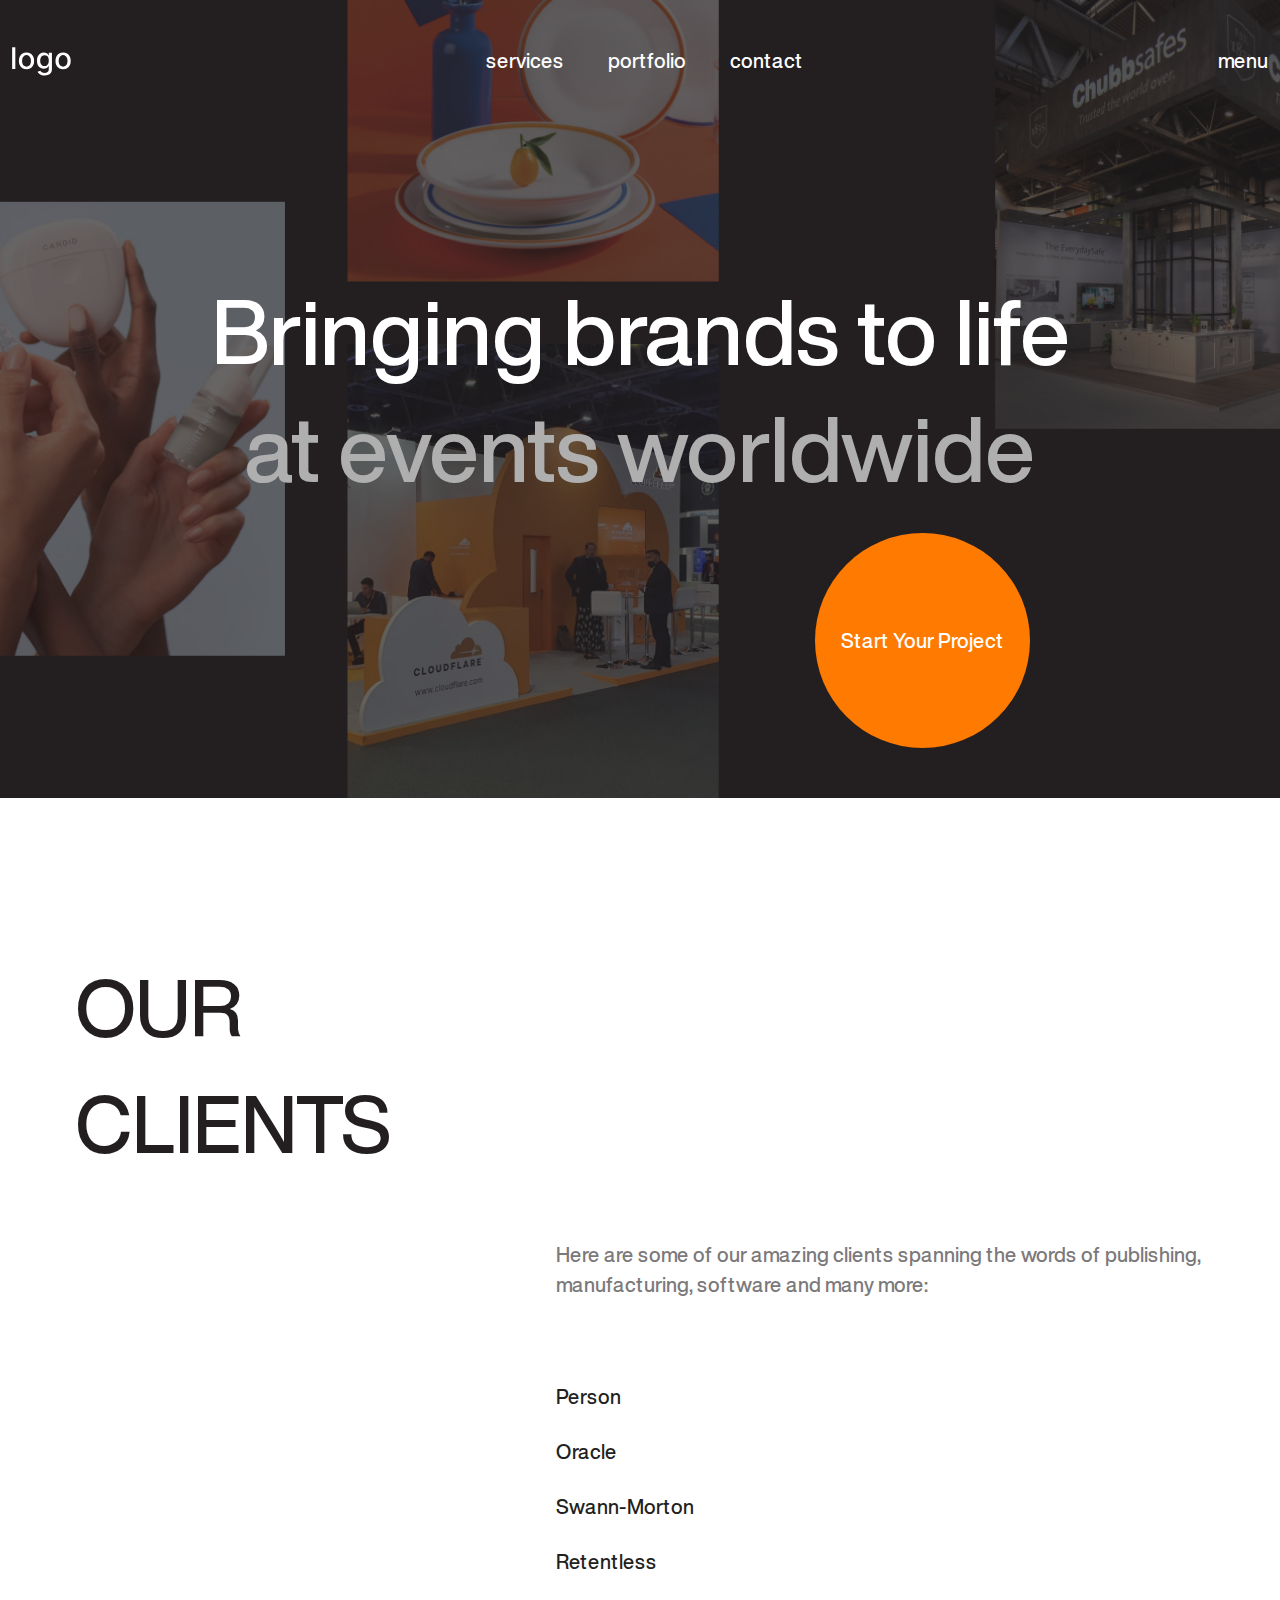
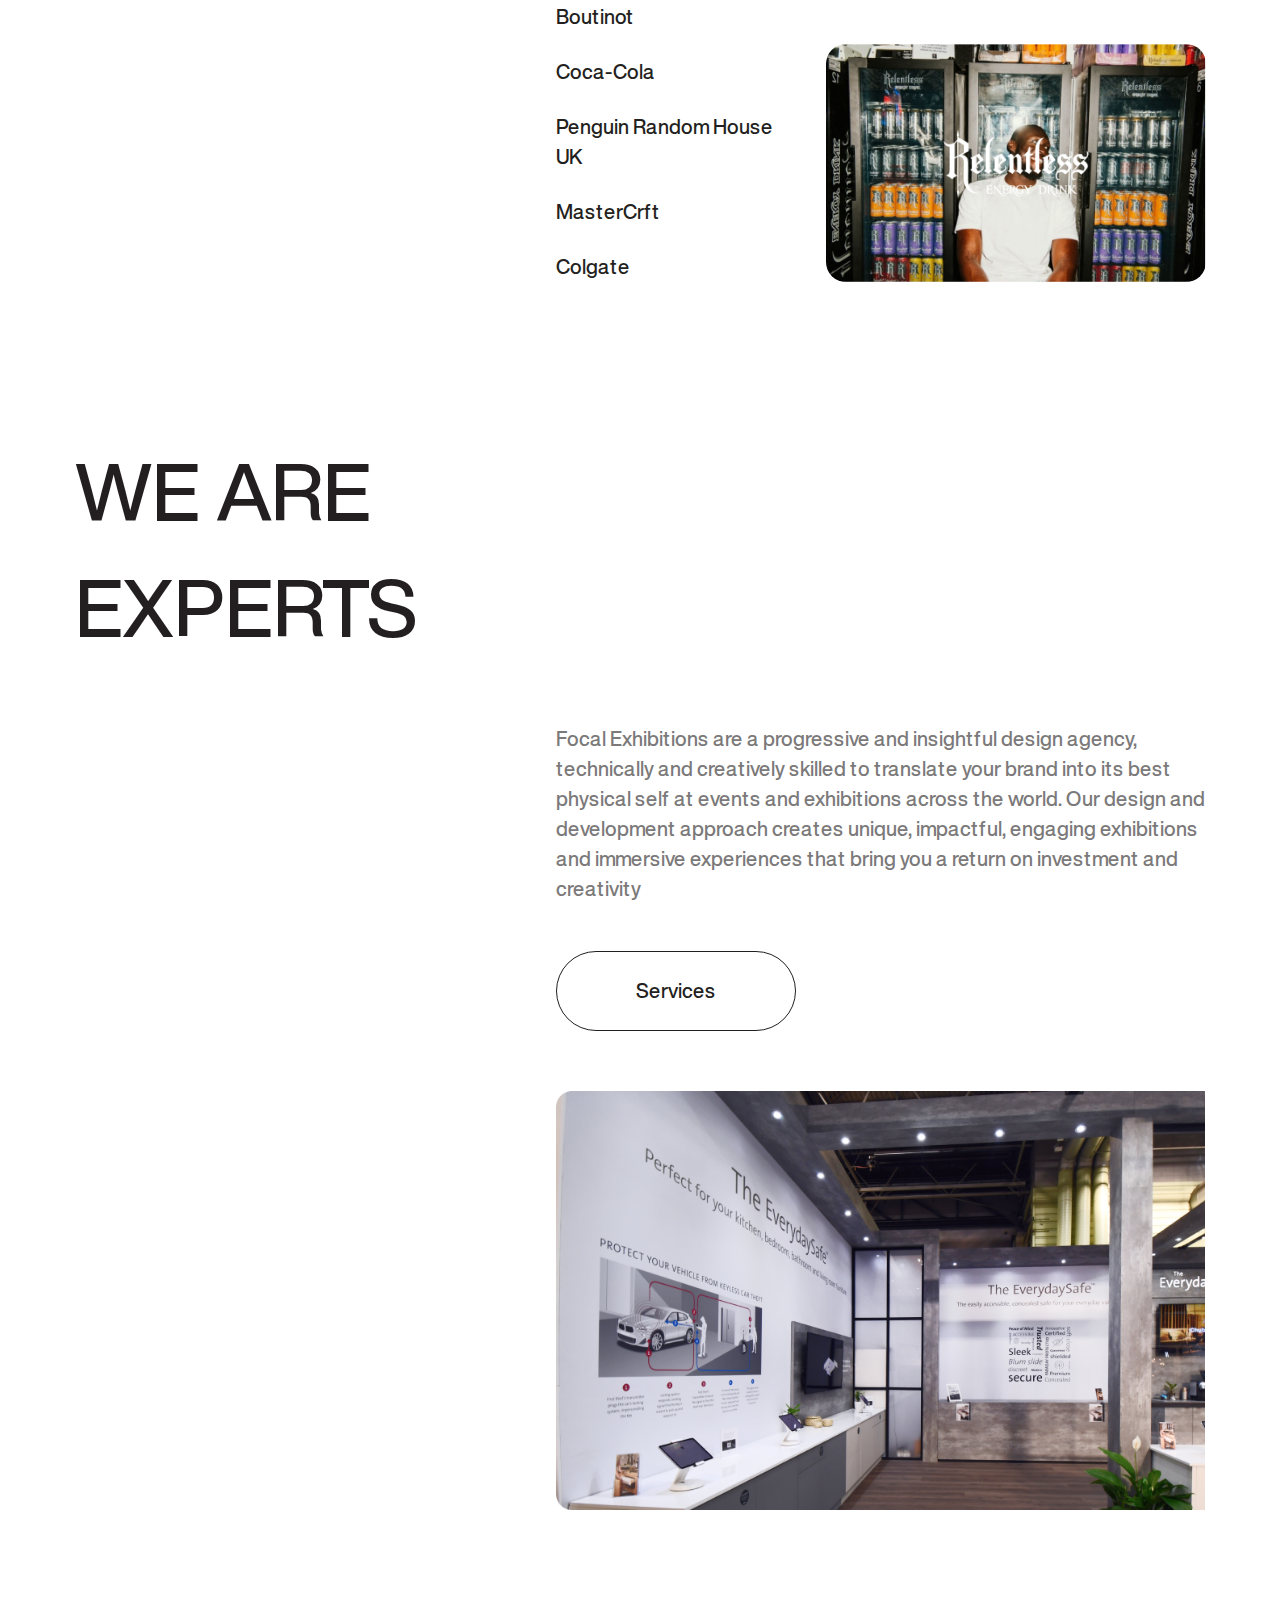
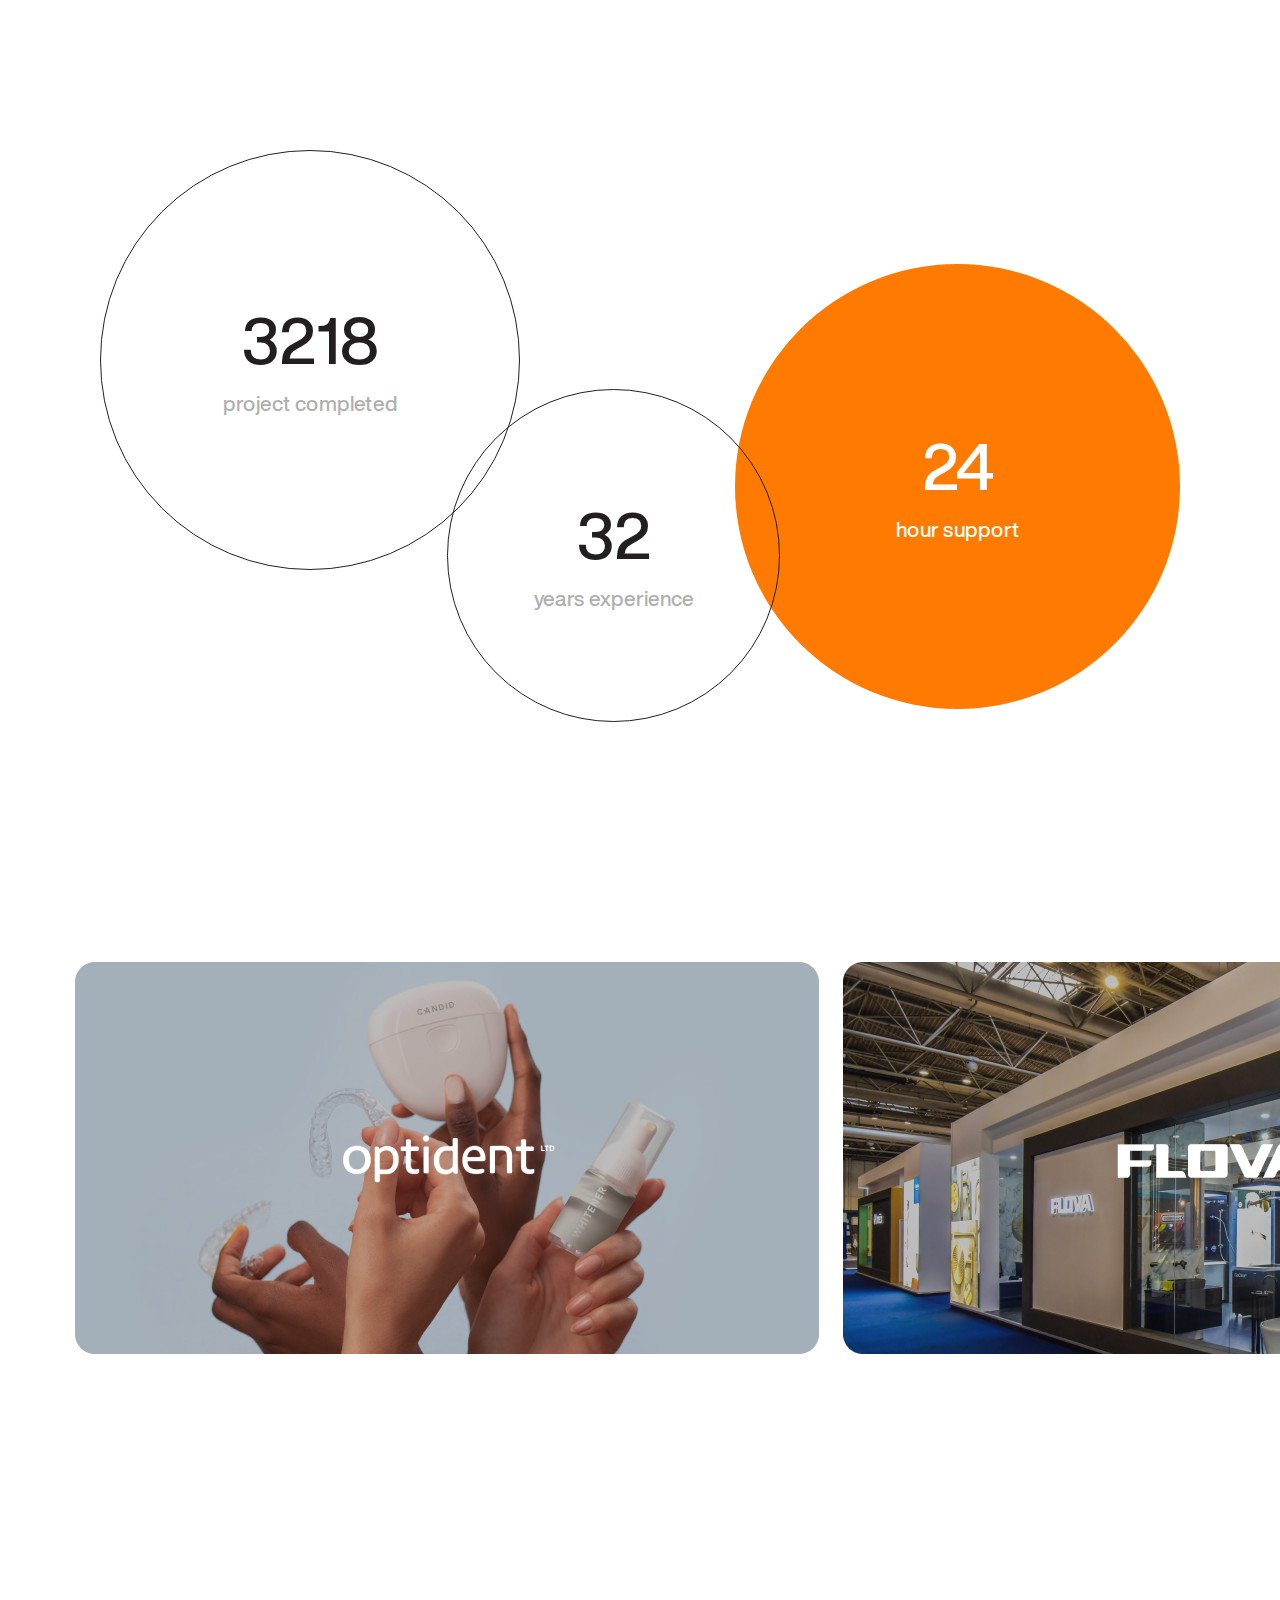
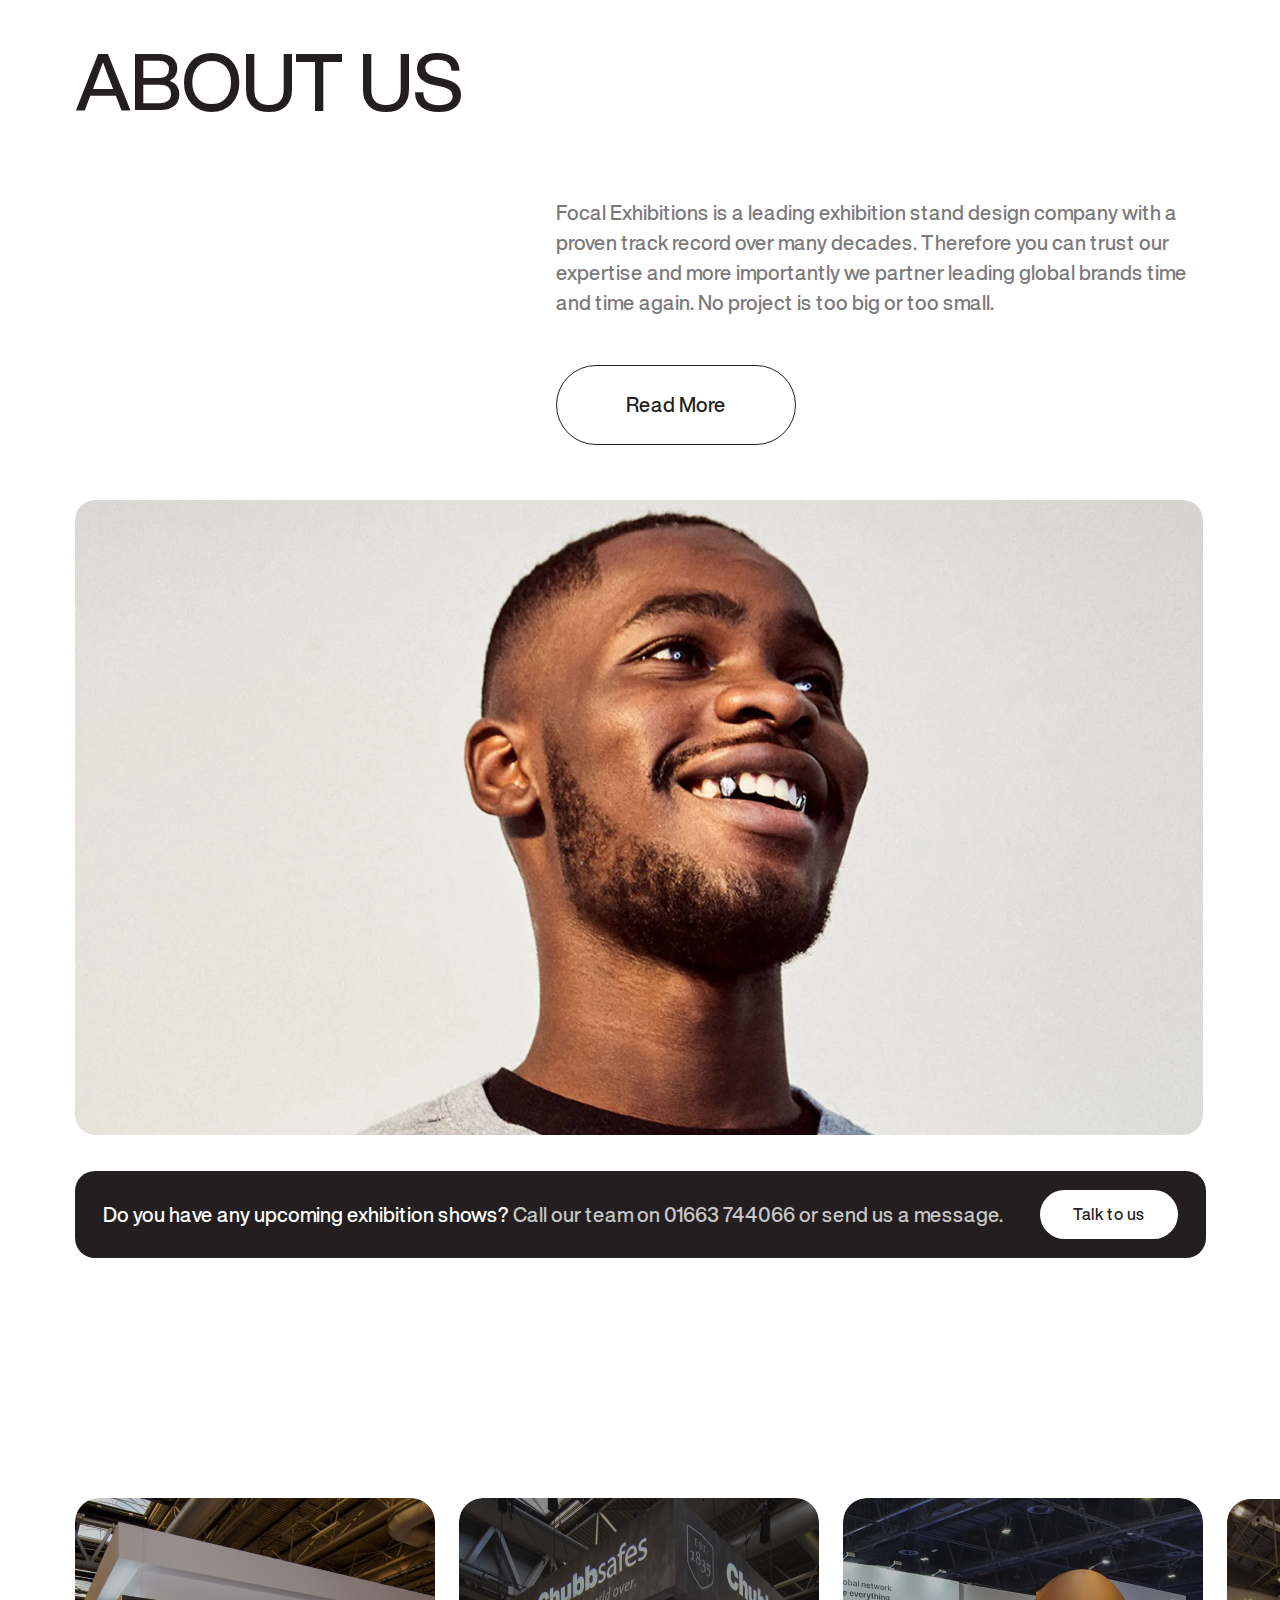
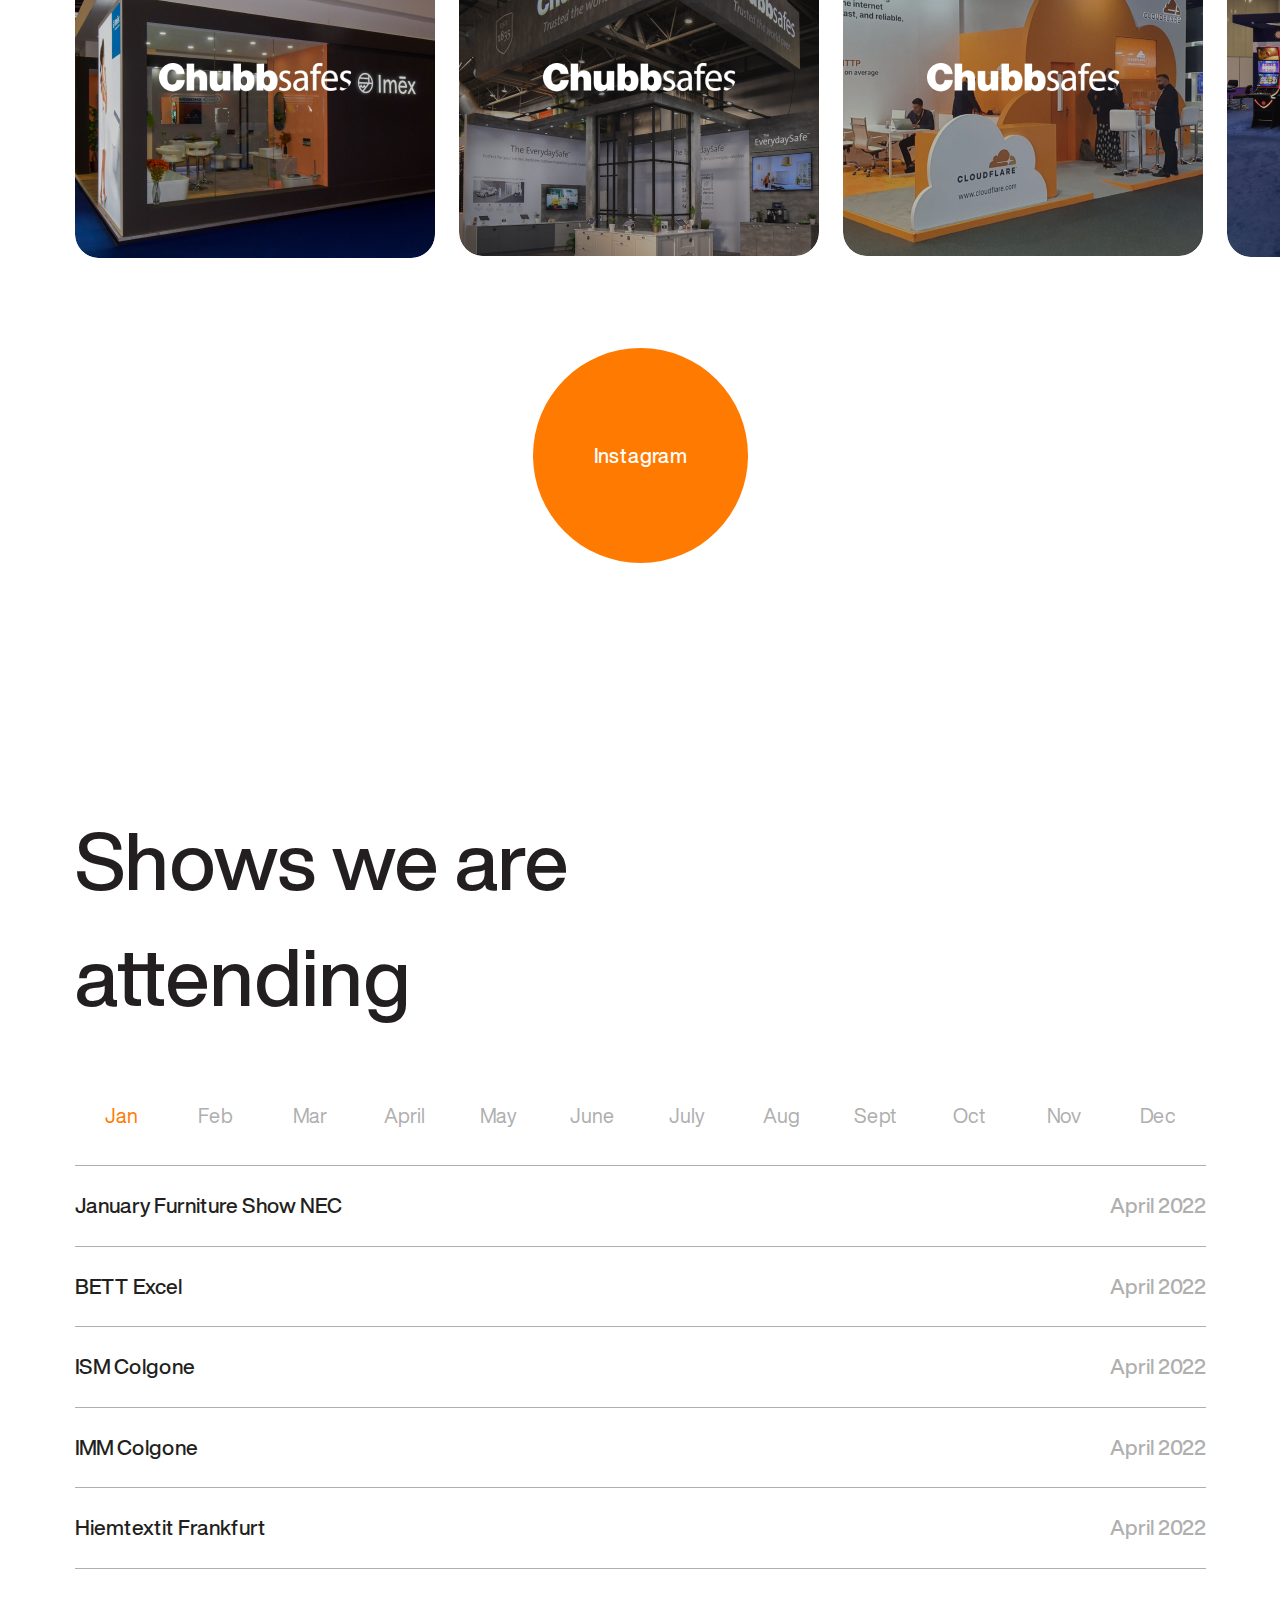
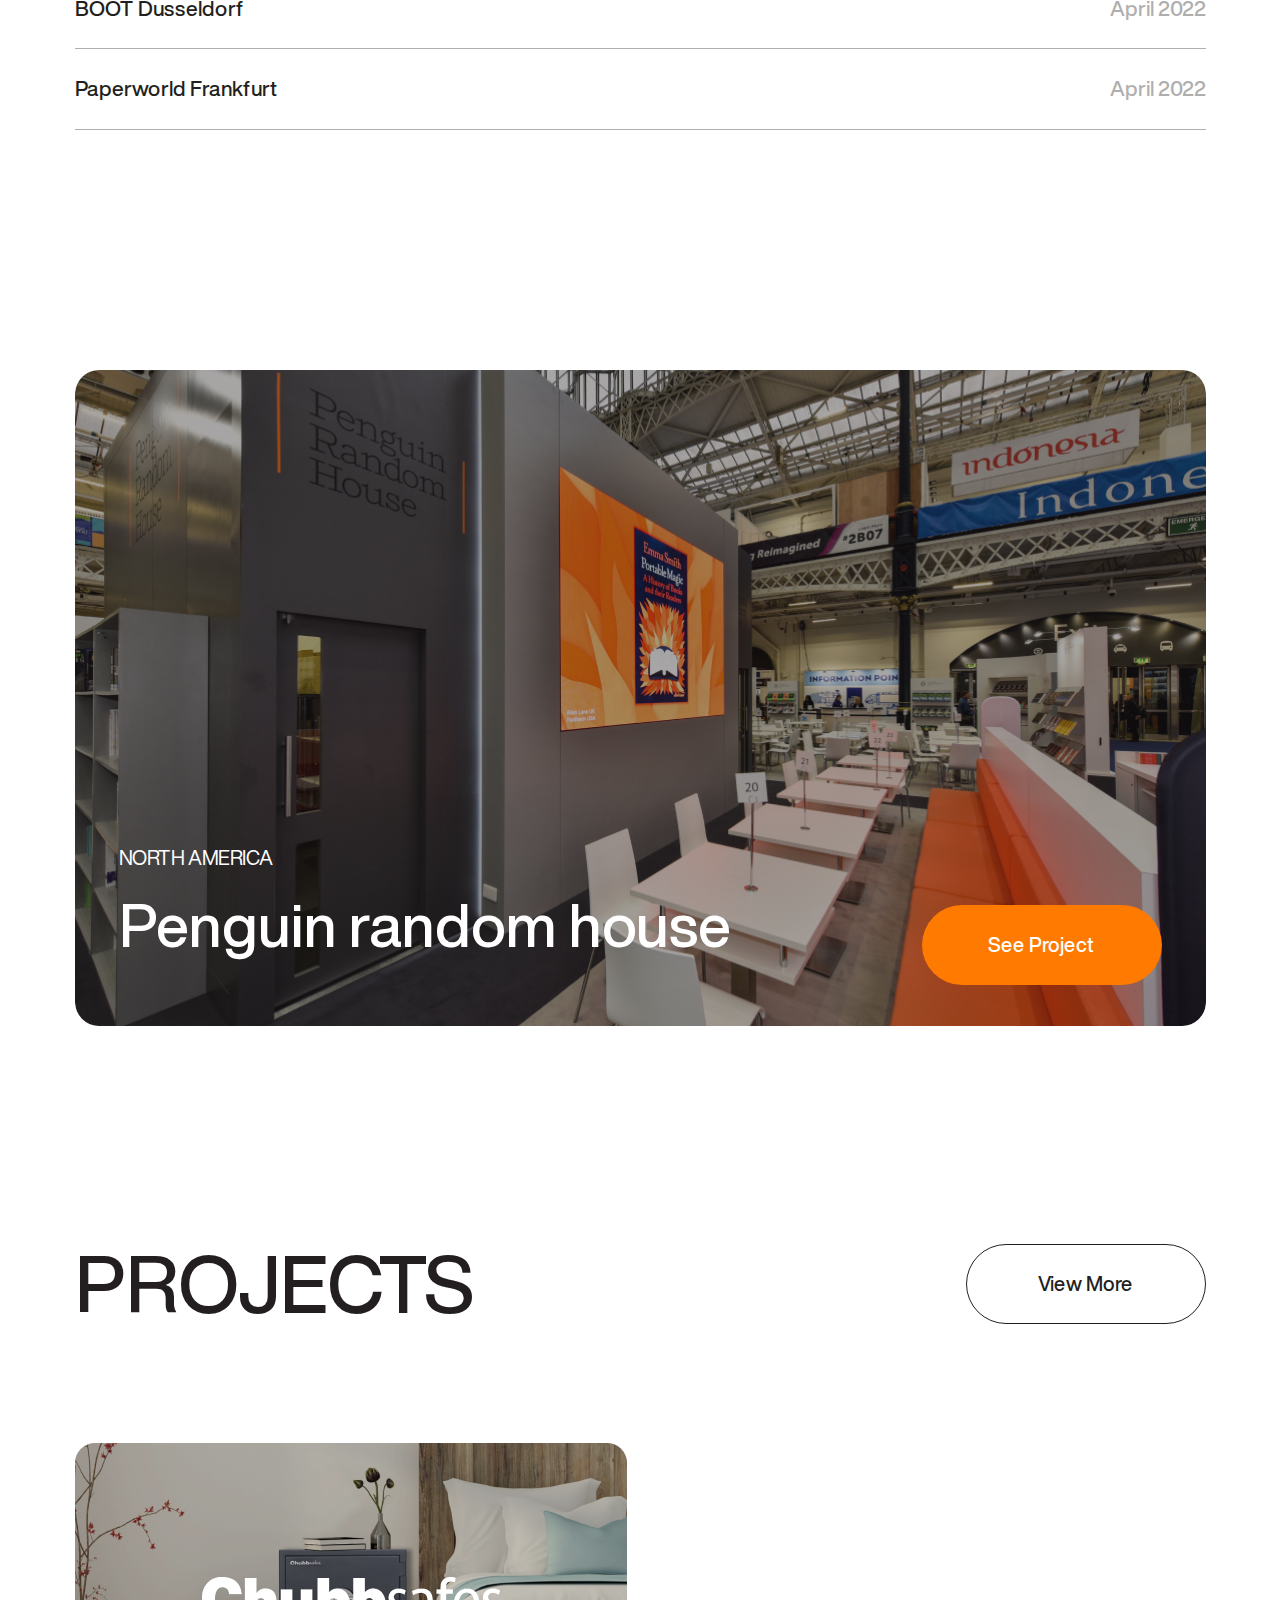
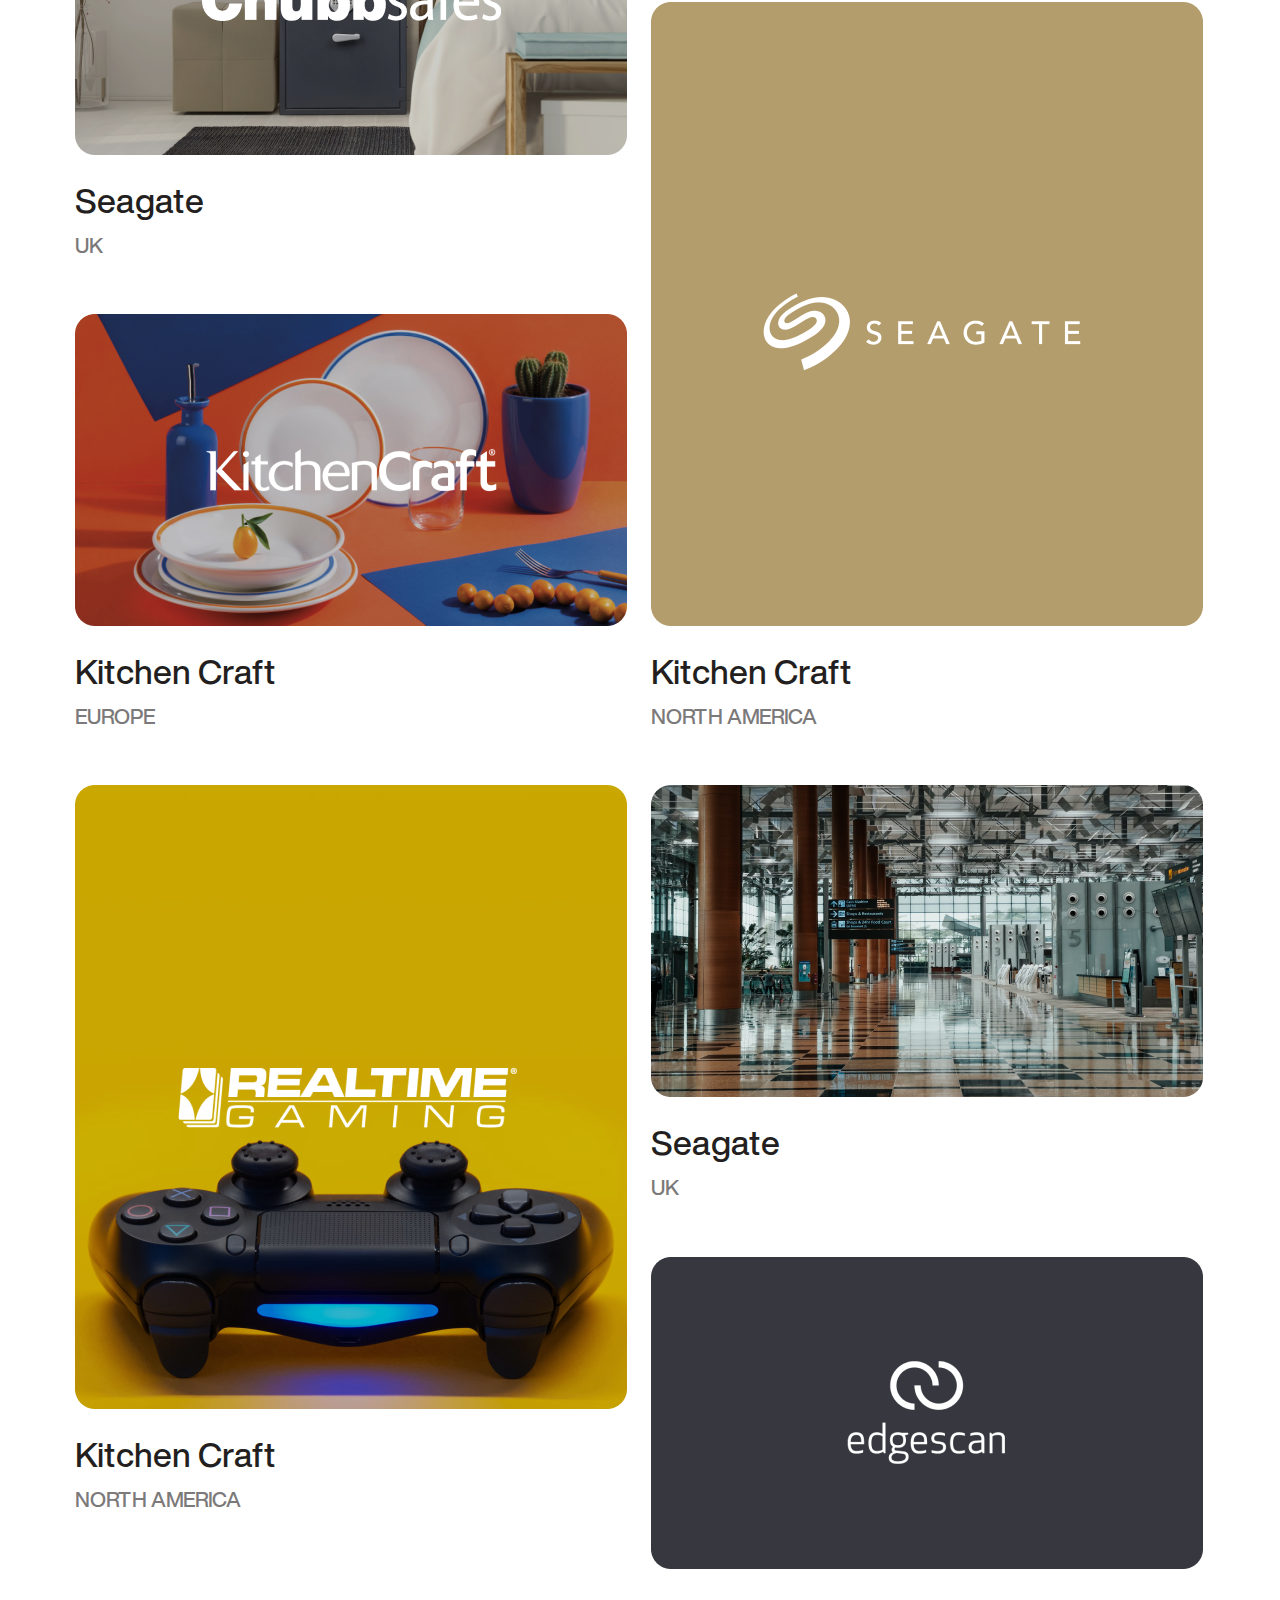
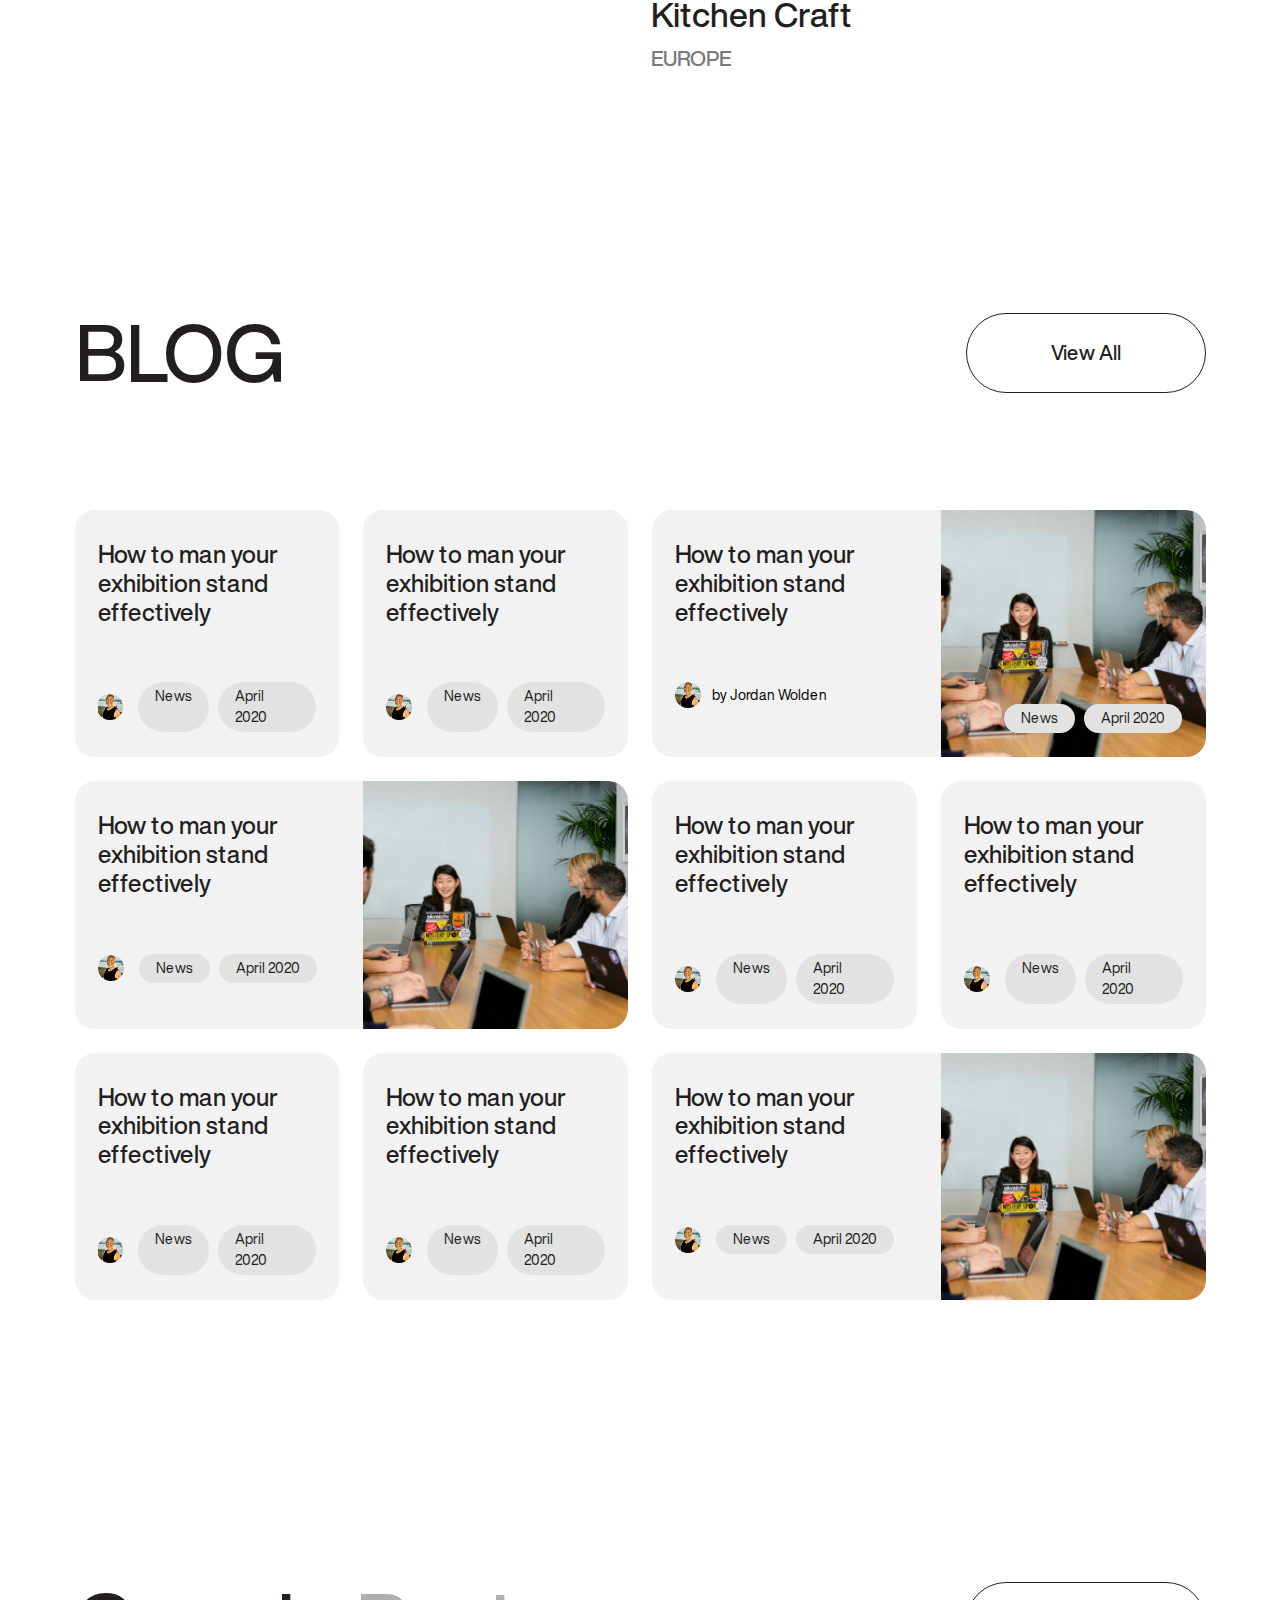
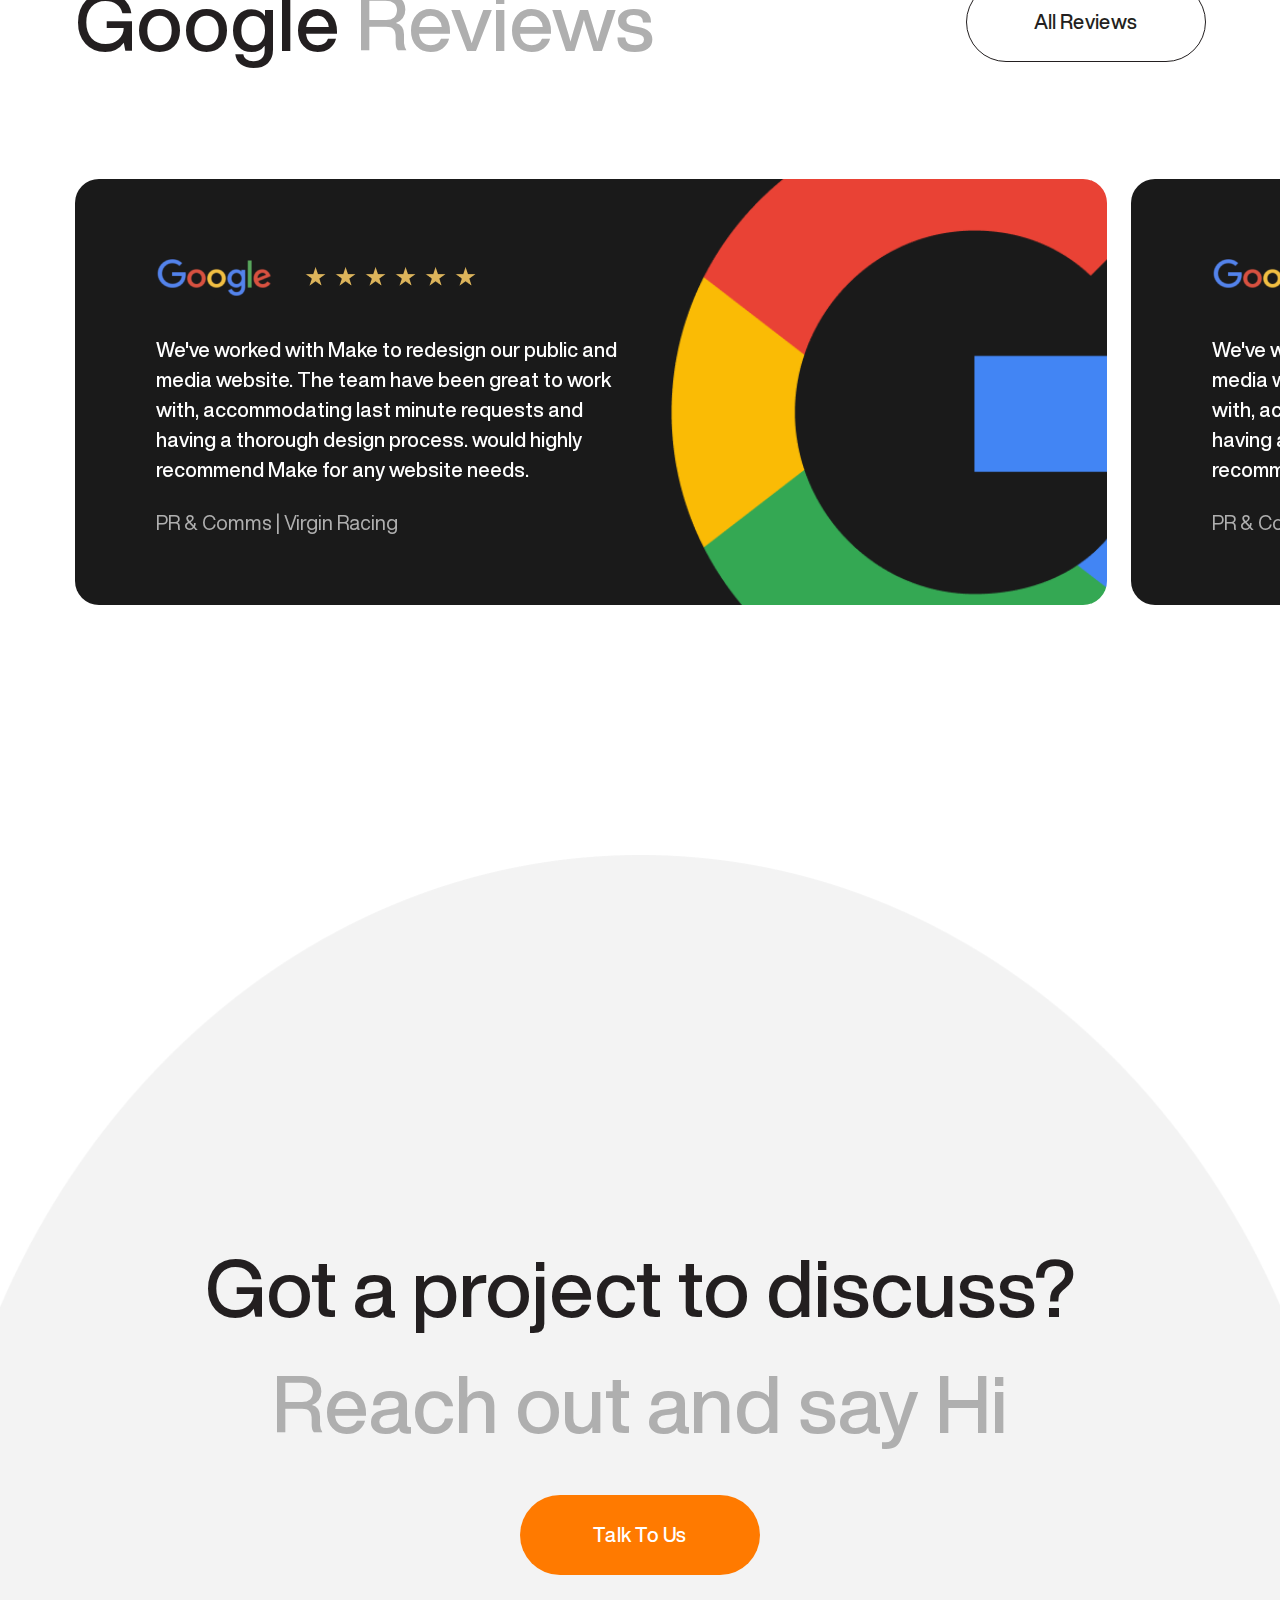
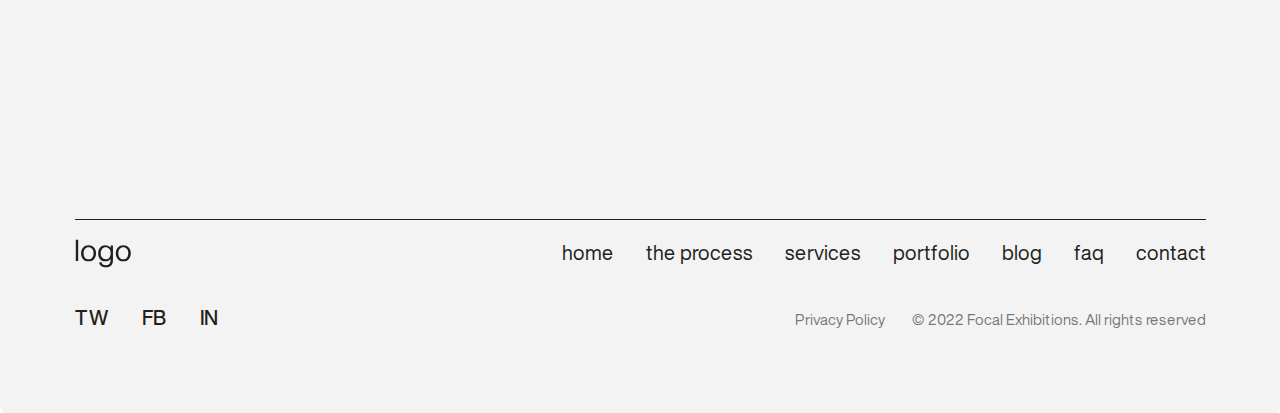
<file: index.html>
<!DOCTYPE html>
<html lang="en">
<head>
	<meta charset="utf-8">
	<title>Focal Exhibitiions</title>
	<meta name="viewport" content="width=device-width, initial-scale=1, shrink-to-fit=no">
	<meta name="description" content="Site description will be here">
	<link rel="stylesheet" type="text/css" href="css/bootstrap.min.css">
	<link rel="stylesheet" type="text/css" href="css/owl.carousel.min.css">
	<link href="https://kit-pro.fontawesome.com/releases/v5.15.2/css/pro.min.css" rel="stylesheet">
	<link rel="stylesheet" href="css/default-edit.css">
	<link rel="stylesheet" type="text/css" href="style.css">
	<link rel="stylesheet" type="text/css" href="css/responsive.css">
	<!--End ALL STYLESHEET -->
</head>

<body>
	<!-- preloader -->
	<div id="preloader"></div>
	<!-- preloader-end -->
	<!-- main-wrap -->
	<div class="main-wrap">

		<!-- drop-menu -->
		<div class="drop-menu">
			<div class="drop-menu__in">
				<div class="container">
					<div class="drop-menu__inner">
	
						<div class="drop-menu__title">
							<a href="index.html" class="drop-menu__logo">
								<img src="images/drop-menu-logo.svg" alt="">
							</a>
							<a href="javascript:void(0)" class="drop-menu__closer drop-canvas-close" id="drop-menu-closer">
								<i class="fal fa-times"></i>
							</a>
						</div>
	
						<div class="drop-menu__main">
							<div class="drop-menu__left">
								<ul class="drop__main-menu">
									<li><a href="index.html">HOME</a></li>
									<li><a href="#">THE PROCESS</a></li>
									<li><a href="projects.html">SERVICES</a></li>
									<li><a href="#">PORTFOLIO</a></li>
									<li><a href="blog.html">BLOG</a></li>
									<li><a href="faq.html">FAQ</a></li>
									<li><a href="contact-us.html">CONTACT US</a></li>
								</ul>
							</div>
							<div class="drop-menu__right">
								<div class="drop-menu__social">
									<h4>SOCIAL</h4>
									<ul>
										<li><a href="#">TW</a></li>
										<li><a href="#">FB</a></li>
										<li><a href="#">IN</a></li>
									</ul>
								</div>
								<div class="drop-menu__r-cont">
									<h4 class="text-uppercase">United kingdom</h4>
									<p>3 Watchgate, Newby Road Industrial Estate, Hazel 
										<br>
										Grove, SK7 5DB</p>
								</div>
								<a href="#" class="drop-menu__r-ellipse-start">
									<p>Start Your Project</p>
								</a>
							</div>
						</div>
					</div>
				</div>
			</div>
		</div>
		<!-- drop-menu-end -->


		<!-- header-section -->
		<header class="header-section">
			<div class="header_in">
				<div class="container">
					<div class="header-section__inner">
						<a href="index.html" class="header-logo">
							<img src="images/logo.svg" alt="logo">
						</a>
	
						<div class="main-menu d-md-block d-none">
							<ul>
								<li><a href="projects.html">services</a></li>
								<li><a href="#">portfolio</a></li>
								<li><a href="contact-us.html">contact</a></li>
							</ul>
						</div>
	
						<div class="header-right">
							<a href="javascript:void(0)" class="drop-canvas-open">menu</a>
						</div>
					</div>
				</div>
			</div>
		</header><!--End header-section -->

		<!-- main -->
		<main>
			<!-- hero-section -->
			<section class="hero-section">
				<div class="container">
					<div class="hero-section__inner">
						<div class="hero__content">
							<h1 class="h1">Bringing brands to life 
								<br>
								<span class="op8">at events worldwide</span></h1>
							<a href="#" class="hero-ellipse-start">
								<p>Start Your Project</p>
							</a>
						</div>
					</div>
				</div>
			</section><!-- hero-section end -->


			<!-- we-section -->
			<section class="we-section pb-0">
				<div class="container">
					<div class="we-section__inner">

						<div class="we-section__title sec-title cont-blk">
							<h2 class="h2 mb-0">Our <br> clients</h2>
						</div>

						<div class="we-section__main row sec-main-row">
							<div class="col-lg-7 sec-main-row__inner ms-auto we-section__inner">
								<div class="cont-blk">
									<p>Here are some of our amazing clients spanning the words of publishing, manufacturing, software and many more:</p>

									<div class="clients_nav_blk">
										<div class="clients_nav">
											<ul class="nav">
												<li><a href="#">Person</a></li>
												<li><a href="#">Oracle</a></li>
												<li><a href="#">Swann-Morton</a></li>
												<li><a href="#">Retentless</a></li>
												<li><a href="#">Boutinot</a></li>
												<li><a href="#">Coca-Cola</a></li>
												<li><a href="#">Penguin Random House UK</a></li>
												<li><a href="#">MasterCrft</a></li>
												<li><a href="#">Colgate</a></li>
											</ul>
										</div>
										<div class="clients_nav_image">
											<img src="images/client-nav-img-1.png" alt="">
										</div>
									</div>
								</div>
							</div>
						</div>
						
					</div>
				</div>
			</section>
			<!-- we-section-end -->


			<!-- we-section -->
			<section class="we-section pb-0">
				<div class="container">
					<div class="we-section__inner">

						<div class="we-section__title sec-title cont-blk">
							<h2 class="h2 mb-0">We are <br> experts</h2>
						</div>

						<div class="we-section__main sec-main-row row">
							<div class="col-lg-7 sec-main-row__inner ms-auto we-section__inner">
								<div class="cont-blk">
									<p>Focal Exhibitions are a progressive and insightful design agency, technically and creatively skilled to translate your brand into its best physical self at events and exhibitions across the world. Our design and development approach creates unique, impactful, engaging exhibitions and immersive experiences that bring you a return on investment and creativity </p>
									<a href="#" class="bottom-button default-button">Services</a>

									<div class="we__expert-image">
										<img src="images/expert.png" alt="">
									</div>

								</div>
							</div>
						</div>
						
					</div>
				</div>
			</section>
			<!-- we-section-end -->


			<!-- count-section -->
			<section class="count-section">
				<div class="container">
					<div class="count-section__inner">

						<div class="count__ellipses-wrap">
							<div class="count__ellipse count__ellipse--1">
								<h3><span class="counter">3218</span></h3>
								<p>project completed</p>
							</div>
							<div class="count__ellipse count__ellipse--2">
								<h3><span class="counter">32</span></h3>
								<p>years experience</p>
							</div>
							<div class="count__ellipse count__ellipse--3 count-ellipse--theme1">
								<h3><span class="counter">24</span></h3>
								<p>hour support</p>
							</div>
						</div>

					</div>
				</div>
			</section>
			<!-- count-section-end -->


			<!-- a-section -->
			<section class="a-section">
				<div class="container">
					<div class="a-section__inner">

						<div class="a__slider a__slider-active owl-carousel">
							<div class="a__slide">
								<img src="images/a-1.png" alt="">
							</div>
							<div class="a__slide">
								<img src="images/a-2.png" alt="">
							</div>
							<div class="a__slide">
								<img src="images/a-1.png" alt="">
							</div>
							<div class="a__slide">
								<img src="images/a-2.png" alt="">
							</div>
						</div>

					</div>
				</div>
			</section>
			<!-- a-section-end -->


			<!-- about-us -->
			<section class="about-us-section">
				<div class="container">
					<div class="about-us__inner">

						<div class="about-us__title sec-title cont-blk">
							<h2 class="h2 mb-0">About us</h2>
						</div>

						<div class="about-us__main sec-main-row row">
							<div class="col-lg-7 sec-main-row__inner ms-auto about-us__main__inner">
								<div class="cont-blk">
									<p>Focal Exhibitions is a leading exhibition stand design company with a proven track record over many decades. Therefore you can trust our expertise and more importantly we partner leading global brands time and time again. No project is too big or too small.</p>
									<a href="#" class="bottom-button default-button">Read More</a>

								</div>
							</div>
						</div>

						<div class="about-us__f-image">
							<img src="images/about-us.png" alt="">
						</div>

						<div class="about-us__cta-lin">
							<p><span class="bold">Do you have any upcoming exhibition shows?</span> Call our team on 01663 744066 or send us a message.</p>
							<a href="#" class="sm-button button">Talk to us</a>
						</div>
						
					</div>
				</div>
			</section>
			<!-- about-us-end -->


			<!-- b-section -->
			<section class="b-section">
				<div class="container">
					<div class="b-section__inner">

						<div class="b__slider-outer">
							<div class="b__slider b__slider-active owl-carousel">
								<div class="b__slide">
									<img src="images/b-1.png" alt="">
								</div>
								<div class="b__slide">
									<img src="images/b-2.png" alt="">
								</div>
								<div class="b__slide">
									<img src="images/b-3.png" alt="">
								</div>
								<div class="b__slide">
									<img src="images/b-4.png" alt="">
								</div>
								<div class="b__slide">
									<img src="images/b-1.png" alt="">
								</div>
								<div class="b__slide">
									<img src="images/b-2.png" alt="">
								</div>
								<div class="b__slide">
									<img src="images/b-3.png" alt="">
								</div>
								<div class="b__slide">
									<img src="images/b-4.png" alt="">
								</div>
							</div>
						</div>


						<div class="b__btm-row">
							<a href="#" class="ellipse__ins">
								<p>Instagram</p>
							</a>
						</div>

					</div>
				</div>
			</section>
			<!-- b-section-end -->


			<!-- attending-section -->
			<div class="attending-section">
				<div class="container">
					<div class="attending-section__inner">

						<div class="attending-section__title sec-title cont-blk">
							<h2 class="h2 text-normal">Shows we are <br> attending</h2>
						</div>

						<div class="attending__bx">
							<div class="attending__bx__title">
								<ul class="nav attending__bx__title__nav">
									<li><a class="active" href="#">Jan</a></li>
									<li><a href="#">Feb</a></li>
									<li><a href="#">Mar</a></li>
									<li><a href="#">April</a></li>
									<li><a href="#">May</a></li>
									<li><a href="#">June</a></li>
									<li><a href="#">July</a></li>
									<li><a href="#">Aug</a></li>
									<li><a href="#">Sept</a></li>
									<li><a href="#">Oct</a></li>
									<li><a href="#">Nov</a></li>
									<li><a href="#">Dec</a></li>
								</ul>
							</div>
							<div class="attending__bx__mc-wrap">
								<!-- attending__bx__mc -->
								<div class="attending__bx__mc">
									<div class="attending__bx__mc__left">
										<h4>January Furniture Show NEC</h4>
									</div>
									<div class="attending__bx__mc__right">
										<p>April 2022</p>
									</div>
									<div class="attending__bx__mc__hov-img">
										<img src="images/attending-1.png" alt="">
									</div>
								</div>
								<!-- attending__bx__mc-end -->
								<!-- attending__bx__mc -->
								<div class="attending__bx__mc">
									<div class="attending__bx__mc__left">
										<h4>BETT Excel</h4>
									</div>
									<div class="attending__bx__mc__right">
										<p>April 2022</p>
									</div>
									<div class="attending__bx__mc__hov-img">
										<img src="images/attending-1.png" alt="">
									</div>
								</div>
								<!-- attending__bx__mc-end -->
								<!-- attending__bx__mc -->
								<div class="attending__bx__mc">
									<div class="attending__bx__mc__left">
										<h4>ISM Colgone</h4>
									</div>
									<div class="attending__bx__mc__right">
										<p>April 2022</p>
									</div>
									<div class="attending__bx__mc__hov-img">
										<img src="images/attending-1.png" alt="">
									</div>
								</div>
								<!-- attending__bx__mc-end -->
								<!-- attending__bx__mc -->
								<div class="attending__bx__mc">
									<div class="attending__bx__mc__left">
										<h4>IMM Colgone</h4>
									</div>
									<div class="attending__bx__mc__right">
										<p>April 2022</p>
									</div>
									<div class="attending__bx__mc__hov-img">
										<img src="images/attending-1.png" alt="">
									</div>
								</div>
								<!-- attending__bx__mc-end -->
								<!-- attending__bx__mc -->
								<div class="attending__bx__mc">
									<div class="attending__bx__mc__left">
										<h4>Hiemtextit Frankfurt</h4>
									</div>
									<div class="attending__bx__mc__right">
										<p>April 2022</p>
									</div>
									<div class="attending__bx__mc__hov-img">
										<img src="images/attending-1.png" alt="">
									</div>
								</div>
								<!-- attending__bx__mc-end -->
								<!-- attending__bx__mc -->
								<div class="attending__bx__mc">
									<div class="attending__bx__mc__left">
										<h4>BOOT Dusseldorf</h4>
									</div>
									<div class="attending__bx__mc__right">
										<p>April 2022</p>
									</div>
									<div class="attending__bx__mc__hov-img">
										<img src="images/attending-1.png" alt="">
									</div>
								</div>
								<!-- attending__bx__mc-end -->
								<!-- attending__bx__mc -->
								<div class="attending__bx__mc">
									<div class="attending__bx__mc__left">
										<h4>Paperworld Frankfurt</h4>
									</div>
									<div class="attending__bx__mc__right">
										<p>April 2022</p>
									</div>
									<div class="attending__bx__mc__hov-img">
										<img src="images/attending-1.png" alt="">
									</div>
								</div>
								<!-- attending__bx__mc-end -->
							</div>
						</div>

					</div>
				</div>
			</div>
			<!-- attending-section-end -->


			<!-- c-section -->
			<section class="c-section">
				<div class="container">
					<div class="c-section__inner">
						<div class="c-box" style="background: url('images/c-img-1.png') no-repeat center center/cover;">
							<div class="c-box__cont">
								<div class="c-box__cont__left">
									<h5>NORTH AMERICA</h5>
									<h3>Penguin random house</h3>
								</div>
								<div class="c-box__cont__right">
									<a href="#" class="button default-button default-button--theme1">See Project</a>
								</div>
							</div>
						</div>
					</div>
				</div>
			</section>
			<!-- c-section-end -->


			<!-- project-section -->
			<section class="project-section">
				<div class="container">
					<div class="project-section__inner">
						
						<div class="project-section__title">
							<h2 class="h2 mb-0">PROJECTS</h2>
							<a href="#" class="default-button button">View More</a>
						</div>

						<div class="project__grid project__grid--1">
							<!-- project__grid__item -->
							<div class="project__grid__item project__grid__item--1">
								<div class="project__grid__item__image">
									<img src="images/project-1.png" alt="">
								</div>
								<div class="project__grid__item__content">
									<h3>Seagate</h3>
									<p>UK</p>
								</div>
							</div>
							<!-- project__grid__item-end -->
							<!-- project__grid__item -->
							<div class="project__grid__item project__grid__item--2 project__grid__item--r2 justify-content-end">
								<div class="project__grid__item__image">
									<img src="images/project-2.png" alt="">
								</div>
								<div class="project__grid__item__content">
									<h3>Kitchen Craft</h3>
									<p>NORTH AMERICA</p>
								</div>
							</div>
							<!-- project__grid__item-end -->
							<!-- project__grid__item -->
							<div class="project__grid__item project__grid__item--3">
								<div class="project__grid__item__image">
									<img src="images/project-3.png" alt="">
								</div>
								<div class="project__grid__item__content">
									<h3>Kitchen Craft</h3>
									<p>EUROPE</p>
								</div>
							</div>
							<!-- project__grid__item-end -->
						</div>


						<div class="project__grid project__grid--2 mb-0">
							<!-- project__grid__item -->
							<div class="project__grid__item project__grid__item--1 project__grid__item--r2">
								<div class="project__grid__item__image">
									<img src="images/project-4.png" alt="">
								</div>
								<div class="project__grid__item__content">
									<h3>Kitchen Craft</h3>
									<p>NORTH AMERICA</p>
								</div>
							</div>
							<!-- project__grid__item-end -->
							<!-- project__grid__item -->
							<div class="project__grid__item project__grid__item--2">
								<div class="project__grid__item__image">
									<img src="images/project-5.png" alt="">
								</div>
								<div class="project__grid__item__content">
									<h3>Seagate</h3>
									<p>UK</p>
								</div>
							</div>
							<!-- project__grid__item-end -->
							<!-- project__grid__item -->
							<div class="project__grid__item project__grid__item--3">
								<div class="project__grid__item__image">
									<img src="images/project-6.png" alt="">
								</div>
								<div class="project__grid__item__content">
									<h3>Kitchen Craft</h3>
									<p>EUROPE</p>
								</div>
							</div>
							<!-- project__grid__item-end -->
						</div>

					</div>
				</div>
			</section>
			<!-- project-section-end -->


			<!-- blog-g-section -->
			<section class="blog-g-section">
				<div class="container">
					<div class="blog-g-section__inner">

						<div class="blog-g-section__title">
							<h2 class="h2">BLOG</h2>
							<a href="#" class="default-button button">View All</a>
						</div>

						<div class="blog-g__wrap row">
							<div class="col-lg-3 col-md-6">
								<div class="blog-g">
									<div class="blog__cont">
										<div class="blog__cont_tp">
											<h3><a href="#">How to man your exhibition stand effectively </a></h3>
										</div>
										<div class="blog__cont__meta">
											<a href="#" class="blog__auth_imt">
												<img src="images/blog-person.png" alt="">
											</a>
											<div class="blog__tag-wrap">
												<a href="#" class="blog__tag">News</a>
												<a href="#" class="blog__tag">April 2020</a>
											</div>
										</div>
									</div>
								</div>
							</div>
							<div class="col-lg-3 col-md-6">
								<div class="blog-g">
									<div class="blog__cont">
										<div class="blog__cont_tp">
											<h3><a href="#">How to man your exhibition stand effectively </a></h3>
										</div>
										<div class="blog__cont__meta">
											<a href="#" class="blog__auth_imt">
												<img src="images/blog-person.png" alt="">
											</a>
											<div class="blog__tag-wrap">
												<a href="#" class="blog__tag">News</a>
												<a href="#" class="blog__tag">April 2020</a>
											</div>
										</div>
									</div>
								</div>
							</div>
							<div class="col-lg-6">
								<div class="blog-g">
									<div class="blog__cont">
										<div class="blog__cont_tp">
											<h3><a href="#">How to man your exhibition stand effectively </a></h3>
										</div>
										<div class="blog__cont__meta">
											<a href="#" class="blog__auth_imt">
												<img src="images/blog-person.png" alt="">
											</a>
											<p class="blog__auth__name">by Jordan Wolden</p>
										</div>
									</div>
									<div class="blog__img">
										<img src="images/s-blog-1.png" alt="">
										<div class="blog__tag-wrap blog__tag-wrap--float">
											<a href="#" class="blog__tag">News</a>
											<a href="#" class="blog__tag">April 2020</a>
										</div>
									</div>
								</div>
							</div>

							<div class="col-lg-6">
								<div class="blog-g">
									<div class="blog__cont">
										<div class="blog__cont_tp">
											<h3><a href="#">How to man your exhibition stand effectively </a></h3>
										</div>
										<div class="blog__cont__meta">
											<a href="#" class="blog__auth_imt">
												<img src="images/blog-person.png" alt="">
											</a>
											<div class="blog__tag-wrap">
												<a href="#" class="blog__tag">News</a>
												<a href="#" class="blog__tag">April 2020</a>
											</div>
										</div>
									</div>
									<div class="blog__img">
										<img src="images/s-blog-1.png" alt="">
									</div>
								</div>
							</div>
							<div class="col-lg-3 col-md-6">
								<div class="blog-g">
									<div class="blog__cont">
										<div class="blog__cont_tp">
											<h3><a href="#">How to man your exhibition stand effectively </a></h3>
										</div>
										<div class="blog__cont__meta">
											<a href="#" class="blog__auth_imt">
												<img src="images/blog-person.png" alt="">
											</a>
											<div class="blog__tag-wrap">
												<a href="#" class="blog__tag">News</a>
												<a href="#" class="blog__tag">April 2020</a>
											</div>
										</div>
									</div>
								</div>
							</div>
							<div class="col-lg-3 col-md-6">
								<div class="blog-g">
									<div class="blog__cont">
										<div class="blog__cont_tp">
											<h3><a href="#">How to man your exhibition stand effectively </a></h3>
										</div>
										<div class="blog__cont__meta">
											<a href="#" class="blog__auth_imt">
												<img src="images/blog-person.png" alt="">
											</a>
											<div class="blog__tag-wrap">
												<a href="#" class="blog__tag">News</a>
												<a href="#" class="blog__tag">April 2020</a>
											</div>
										</div>
									</div>
								</div>
							</div>

							<div class="col-lg-3 col-md-6">
								<div class="blog-g">
									<div class="blog__cont">
										<div class="blog__cont_tp">
											<h3><a href="#">How to man your exhibition stand effectively </a></h3>
										</div>
										<div class="blog__cont__meta">
											<a href="#" class="blog__auth_imt">
												<img src="images/blog-person.png" alt="">
											</a>
											<div class="blog__tag-wrap">
												<a href="#" class="blog__tag">News</a>
												<a href="#" class="blog__tag">April 2020</a>
											</div>
										</div>
									</div>
								</div>
							</div>
							<div class="col-lg-3 col-md-6">
								<div class="blog-g">
									<div class="blog__cont">
										<div class="blog__cont_tp">
											<h3><a href="#">How to man your exhibition stand effectively </a></h3>
										</div>
										<div class="blog__cont__meta">
											<a href="#" class="blog__auth_imt">
												<img src="images/blog-person.png" alt="">
											</a>
											<div class="blog__tag-wrap">
												<a href="#" class="blog__tag">News</a>
												<a href="#" class="blog__tag">April 2020</a>
											</div>
										</div>
									</div>
								</div>
							</div>
							<div class="col-lg-6">
								<div class="blog-g">
									<div class="blog__cont">
										<div class="blog__cont_tp">
											<h3><a href="#">How to man your exhibition stand effectively </a></h3>
										</div>
										<div class="blog__cont__meta">
											<a href="#" class="blog__auth_imt">
												<img src="images/blog-person.png" alt="">
											</a>
											<div class="blog__tag-wrap">
												<a href="#" class="blog__tag">News</a>
												<a href="#" class="blog__tag">April 2020</a>
											</div>
										</div>
									</div>
									<div class="blog__img">
										<img src="images/s-blog-1.png" alt="">
									</div>
								</div>
							</div>
						</div>

					</div>
				</div>
			</section>
			<!-- blog-g-section-end -->


			<!-- g-review-section -->
			<section class="g-review-section">
				<div class="container">
					<div class="g-review-section__inner">

						<div class="g-review-section__title">
							<h2 class="h2 text-normal">Google <span class="txt-dm">Reviews</span></h2>
							<a href="#" class="default-button button">All Reviews</a>
						</div>

						<div class="g-review-slider_outer">
							<div class="g-review-slider g-review-slider-active owl-carousel">
								<div class="g-review-slide">
									<div class="g-review-slide__cont">
										<div class="g-l-rat">
											<img src="images/google.png" alt="">
											<ul>
												<li><img src="images/star.png" alt=""></li>
												<li><img src="images/star.png" alt=""></li>
												<li><img src="images/star.png" alt=""></li>
												<li><img src="images/star.png" alt=""></li>
												<li><img src="images/star.png" alt=""></li>
												<li><img src="images/star.png" alt=""></li>
											</ul>
										</div>
										<h4>We've worked with Make to redesign our public and media website. The team have been great to work with, accommodating last minute requests and having a thorough design process. would highly recommend Make for any website needs.</h4>
										<h5>PR & Comms | Virgin Racing</h5>
									</div>
								</div>
								<div class="g-review-slide">
									<div class="g-review-slide__cont">
										<div class="g-l-rat">
											<img src="images/google.png" alt="">
											<ul>
												<li><img src="images/star.png" alt=""></li>
												<li><img src="images/star.png" alt=""></li>
												<li><img src="images/star.png" alt=""></li>
												<li><img src="images/star.png" alt=""></li>
												<li><img src="images/star.png" alt=""></li>
												<li><img src="images/star.png" alt=""></li>
											</ul>
										</div>
										<h4>We've worked with Make to redesign our public and media website. The team have been great to work with, accommodating last minute requests and having a thorough design process. would highly recommend Make for any website needs.</h4>
										<h5>PR & Comms | Virgin Racing</h5>
									</div>
								</div>
								<div class="g-review-slide">
									<div class="g-review-slide__cont">
										<div class="g-l-rat">
											<img src="images/google.png" alt="">
											<ul>
												<li><img src="images/star.png" alt=""></li>
												<li><img src="images/star.png" alt=""></li>
												<li><img src="images/star.png" alt=""></li>
												<li><img src="images/star.png" alt=""></li>
												<li><img src="images/star.png" alt=""></li>
												<li><img src="images/star.png" alt=""></li>
											</ul>
										</div>
										<h4>We've worked with Make to redesign our public and media website. The team have been great to work with, accommodating last minute requests and having a thorough design process. would highly recommend Make for any website needs.</h4>
										<h5>PR & Comms | Virgin Racing</h5>
									</div>
								</div>
								<div class="g-review-slide">
									<div class="g-review-slide__cont">
										<div class="g-l-rat">
											<img src="images/google.png" alt="">
											<ul>
												<li><img src="images/star.png" alt=""></li>
												<li><img src="images/star.png" alt=""></li>
												<li><img src="images/star.png" alt=""></li>
												<li><img src="images/star.png" alt=""></li>
												<li><img src="images/star.png" alt=""></li>
												<li><img src="images/star.png" alt=""></li>
											</ul>
										</div>
										<h4>We've worked with Make to redesign our public and media website. The team have been great to work with, accommodating last minute requests and having a thorough design process. would highly recommend Make for any website needs.</h4>
										<h5>PR & Comms | Virgin Racing</h5>
									</div>
								</div>
							</div>
						</div>

					</div>
				</div>
			</section>
			<!-- g-review-section-end -->


		</main><!-- main end -->

		<!-- footer-section -->
		<footer class="footer-section">
			<div class="container">
				<div class="footer-section__inner">
					<div class="footer__top-cta cont-blk cont-blk--center">
						<h2 class="h2 text-normal">
							Got a project to discuss? 
							<br>
							<span class="txt-dm">Reach out and say Hi</span>
						</h2>
						<a href="#" class="bottom-button default-button default-button--theme1">Talk To Us</a>
					</div>

					<div class="footer__main">
						<div class="footer__main__tp">
							<a href="index.html" class="footer-logo">
								<img src="images/footer-logo.svg" alt="">
							</a>
							<ul class="f-menu">
								<li><a href="#">home</a></li>
								<li><a href="#">the process</a></li>
								<li><a href="#">services</a></li>
								<li><a href="#">portfolio</a></li>
								<li><a href="#">blog</a></li>
								<li><a href="#">faq</a></li>
								<li><a href="#">contact</a></li>
							</ul>
						</div>
						<div class="footer__main__bt">
							<ul class="fs-menu">
								<li><a href="#">TW</a></li>
								<li><a href="#">FB</a></li>
								<li><a href="#">IN</a></li>
							</ul>
							<ul class="fl-menu">
								<li><a href="#">Privacy Policy</a></li>
								<li><a href="#">&copy; 2022 Focal Exhibitions. All rights reserved</a></li>
							</ul>
						</div>
					</div>
				</div>
			</div>
		</footer><!--End footer-section -->
	</div><!-- main-wrap -->
	


	<!-- js -->
	<script src="js/jquery-3.6.0.min.js"></script>
	<script src="js/bootstrap.bundle.min.js"></script>
	<script src="js/jquery.scrollUp.min.js"></script>
	<script src="js/owl.carousel.min.js"></script>
	<script src="js/main.js"></script>
	<!-- End All Js -->
	

</body>
</html>
</file>
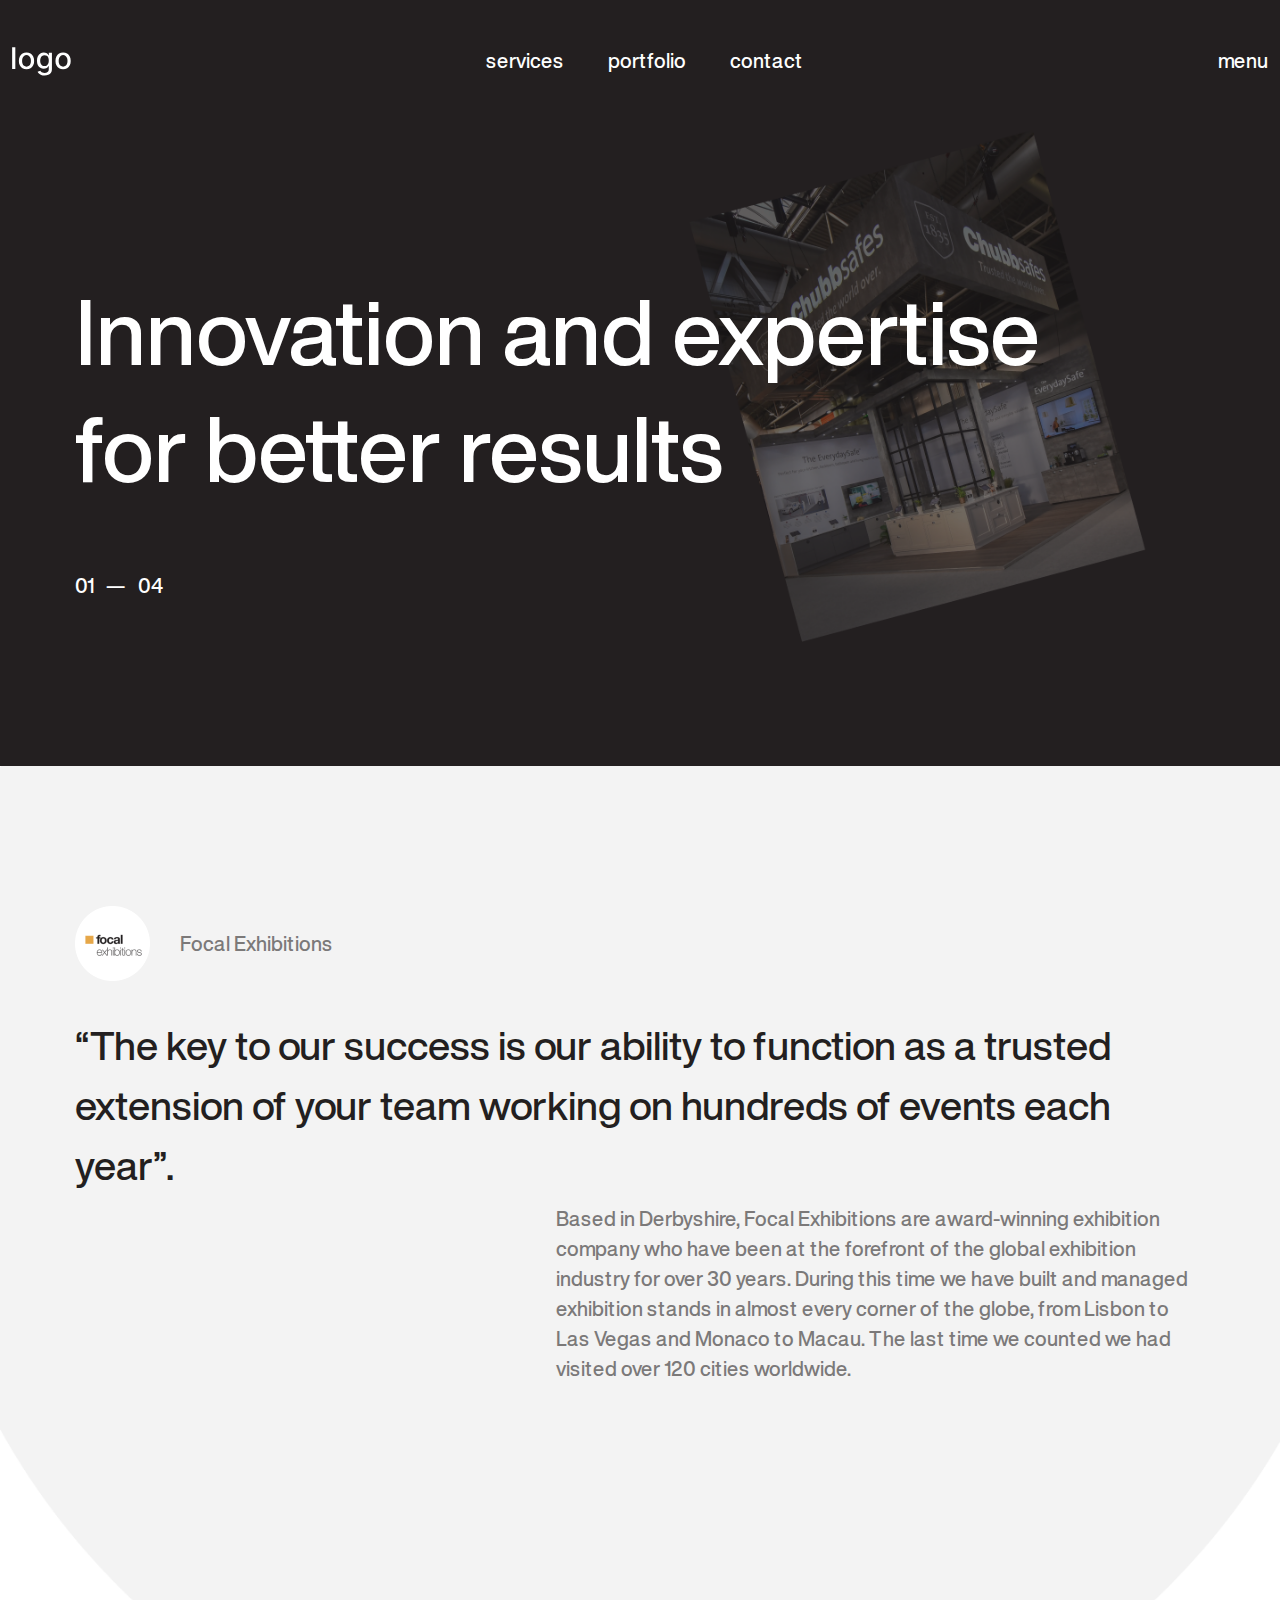
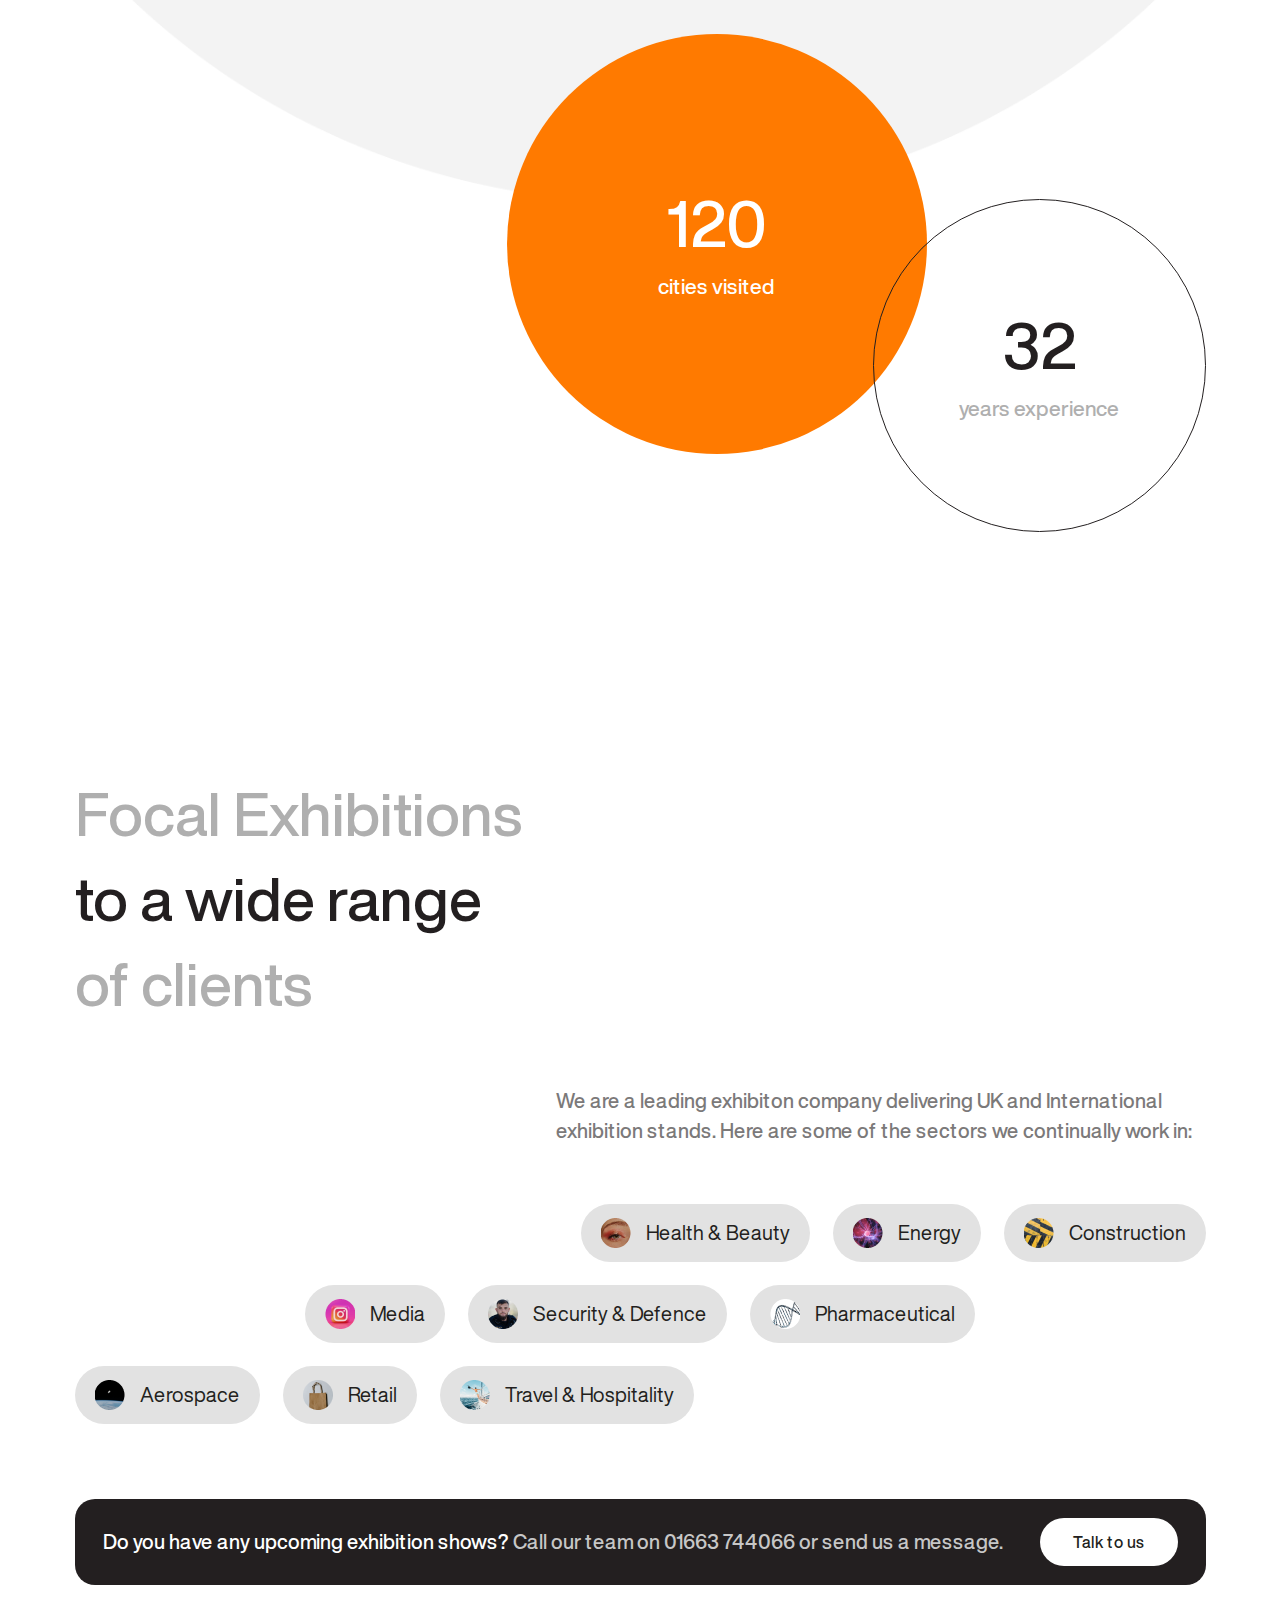
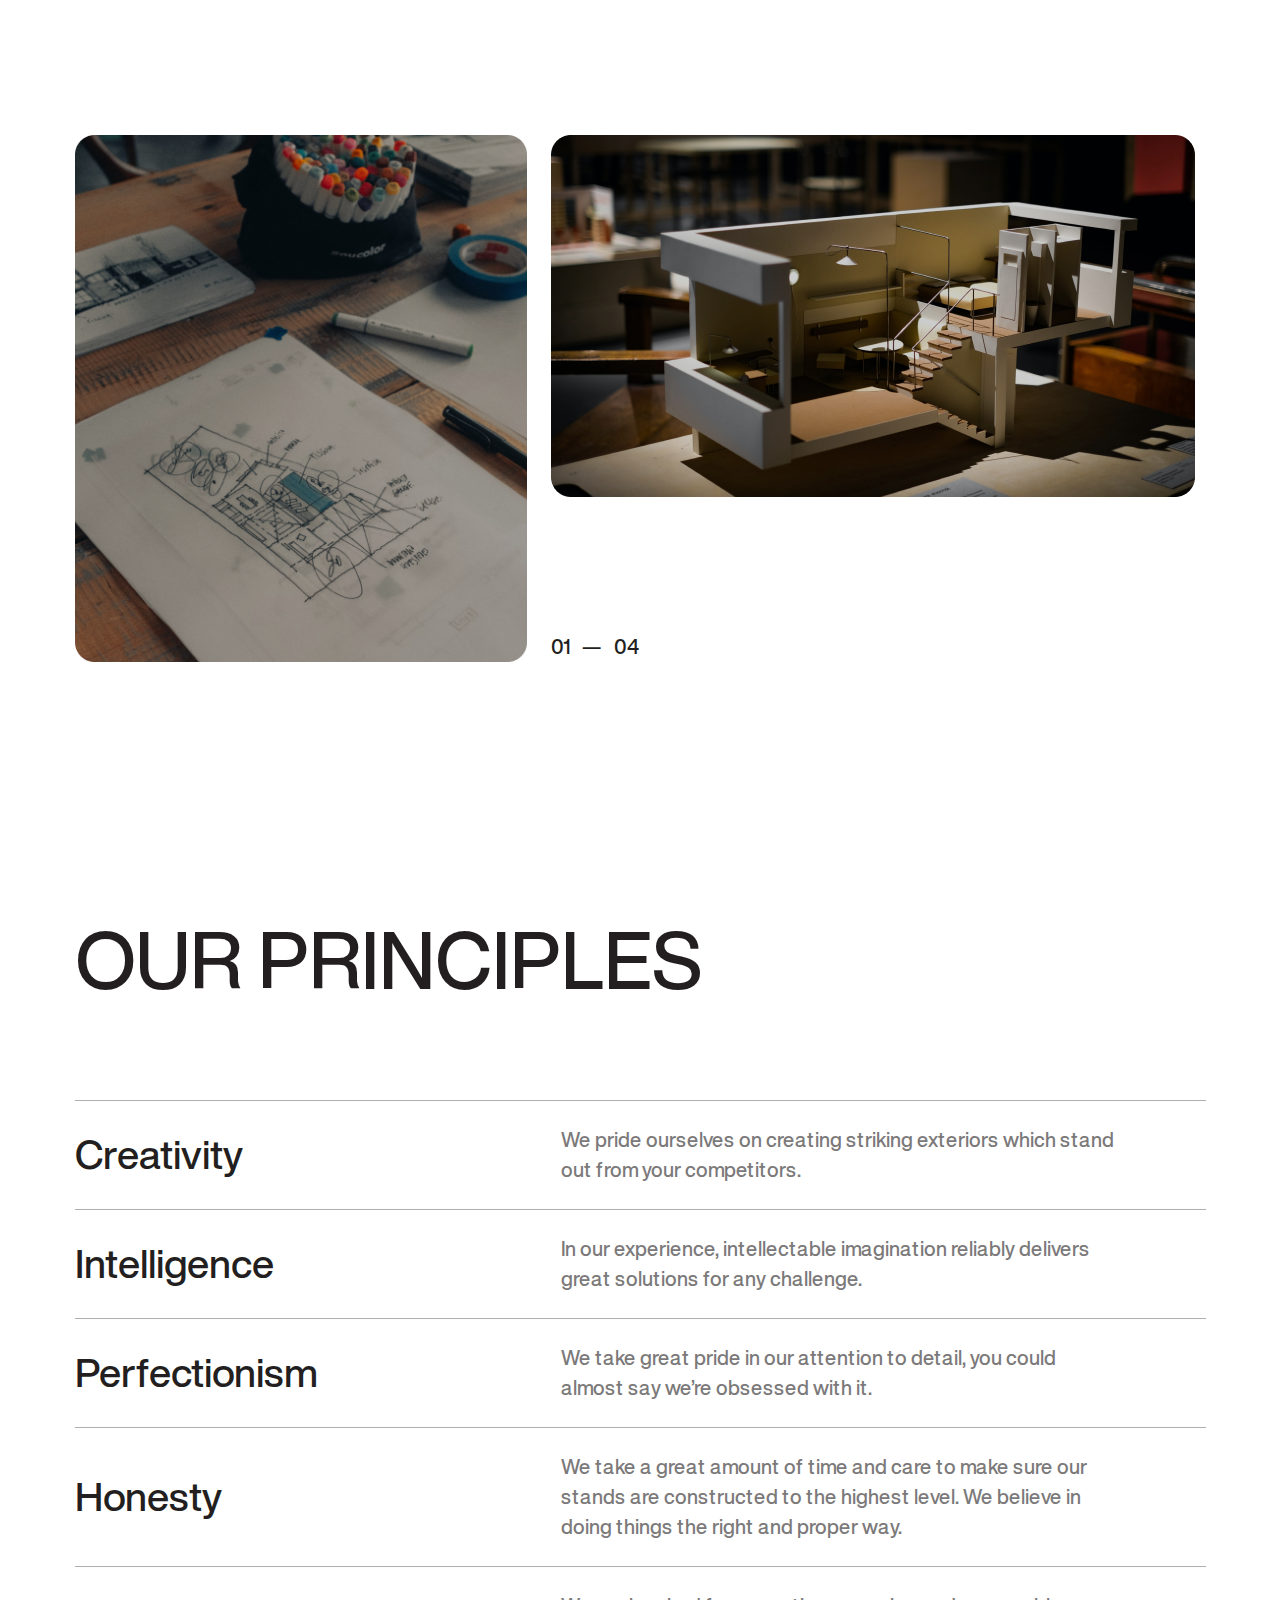
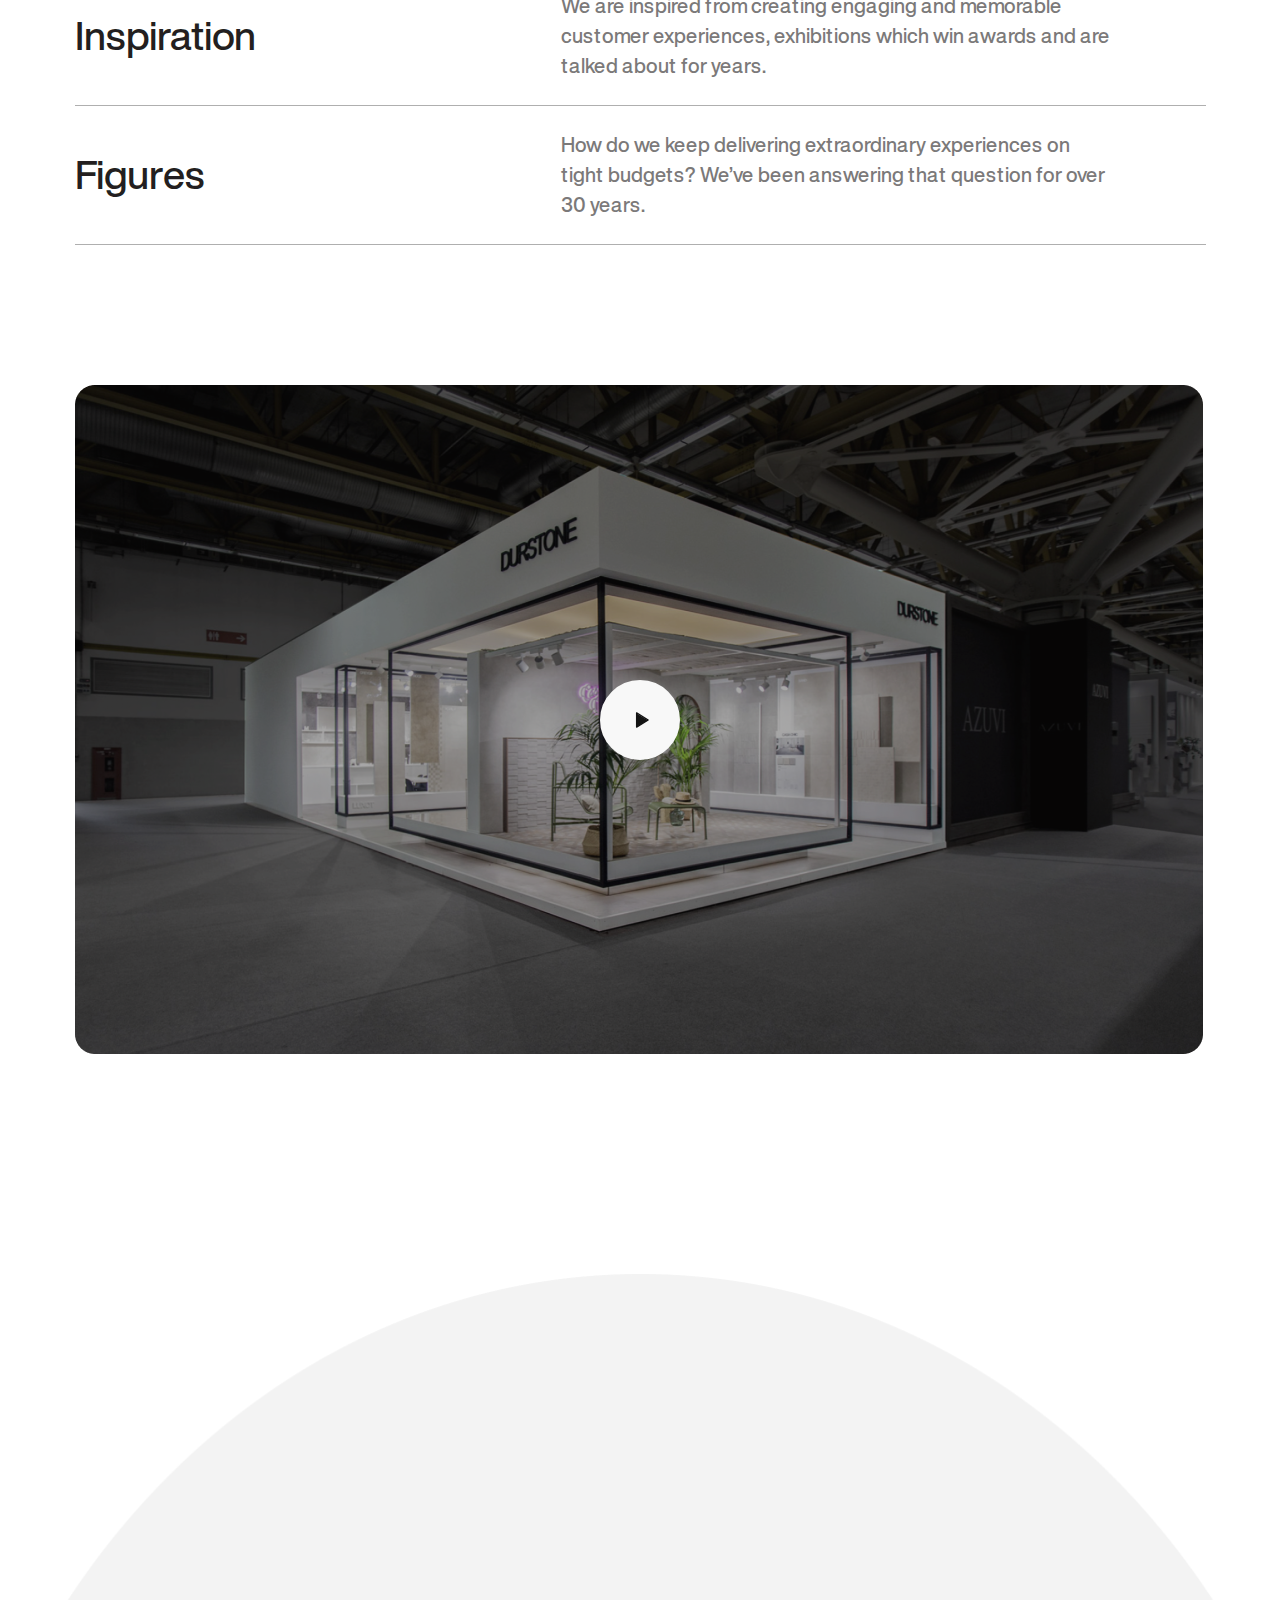
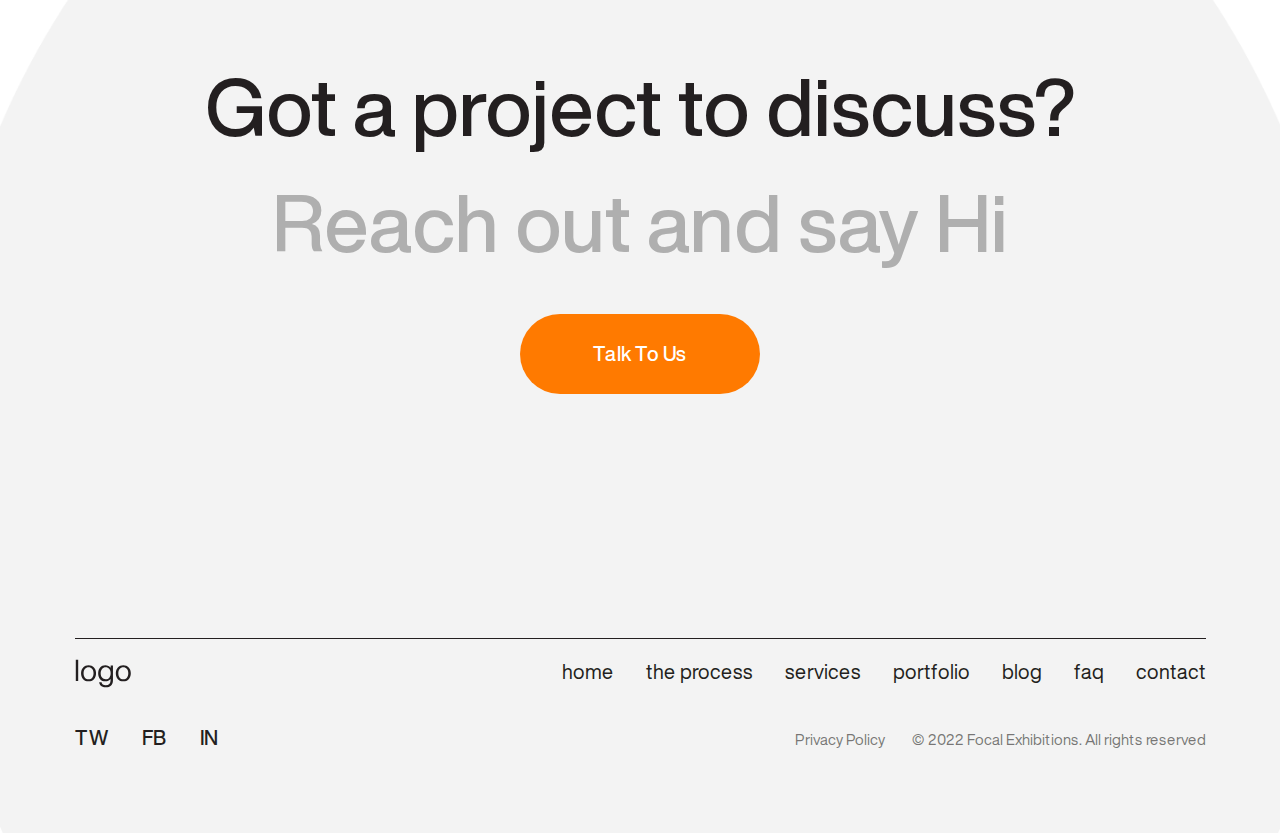
<file: about-us.html>
<!DOCTYPE html>
<html lang="en">
<head>
	<meta charset="utf-8">
	<title>Focal Exhibitiions</title>
	<meta name="viewport" content="width=device-width, initial-scale=1, shrink-to-fit=no">
	<meta name="description" content="Site description will be here">
	<link rel="stylesheet" type="text/css" href="css/bootstrap.min.css">
	<link rel="stylesheet" type="text/css" href="css/owl.carousel.min.css">
	<link rel="stylesheet" type="text/css" href="css/magnific-popup.css">
	<link href="https://kit-pro.fontawesome.com/releases/v5.15.2/css/pro.min.css" rel="stylesheet">
	<link rel="stylesheet" href="css/default-edit.css">
	<link rel="stylesheet" type="text/css" href="style.css">
	<link rel="stylesheet" type="text/css" href="css/responsive.css">
	<!--End ALL STYLESHEET -->
</head>

<body>
	<!-- preloader -->
	<div id="preloader"></div>
	<!-- preloader-end -->
	<!-- main-wrap -->
	<div class="main-wrap">

		<!-- drop-menu -->
		<div class="drop-menu">
			<div class="drop-menu__in">
				<div class="container">
					<div class="drop-menu__inner">
	
						<div class="drop-menu__title">
							<a href="index.html" class="drop-menu__logo">
								<img src="images/drop-menu-logo.svg" alt="">
							</a>
							<a href="javascript:void(0)" class="drop-menu__closer drop-canvas-close" id="drop-menu-closer">
								<i class="fal fa-times"></i>
							</a>
						</div>
	
						<div class="drop-menu__main">
							<div class="drop-menu__left">
								<ul class="drop__main-menu">
									<li><a href="index.html">HOME</a></li>
									<li><a href="#">THE PROCESS</a></li>
									<li><a href="projects.html">SERVICES</a></li>
									<li><a href="#">PORTFOLIO</a></li>
									<li><a href="blog.html">BLOG</a></li>
									<li><a href="faq.html">FAQ</a></li>
									<li><a href="contact-us.html">CONTACT US</a></li>
								</ul>
							</div>
							<div class="drop-menu__right">
								<div class="drop-menu__social">
									<h4>SOCIAL</h4>
									<ul>
										<li><a href="#">TW</a></li>
										<li><a href="#">FB</a></li>
										<li><a href="#">IN</a></li>
									</ul>
								</div>
								<div class="drop-menu__r-cont">
									<h4 class="text-uppercase">United kingdom</h4>
									<p>3 Watchgate, Newby Road Industrial Estate, Hazel 
										<br>
										Grove, SK7 5DB</p>
								</div>
								<a href="#" class="drop-menu__r-ellipse-start">
									<p>Start Your Project</p>
								</a>
							</div>
						</div>
					</div>
				</div>
			</div>
		</div>
		<!-- drop-menu-end -->


		<!-- header-section -->
		<header class="header-section">
			<div class="header_in">
				<div class="container">
					<div class="header-section__inner">
						<a href="index.html" class="header-logo">
							<img src="images/logo.svg" alt="logo">
						</a>
	
						<div class="main-menu d-md-block d-none">
							<ul>
								<li><a href="projects.html">services</a></li>
								<li><a href="#">portfolio</a></li>
								<li><a href="contact-us.html">contact</a></li>
							</ul>
						</div>
	
						<div class="header-right">
							<a href="javascript:void(0)" class="drop-canvas-open">menu</a>
						</div>
					</div>
				</div>
			</div>
		</header><!--End header-section -->

		<!-- main -->
		<main>
			<!-- hero-section -->
			<section class="hero-section" style="background: url('images/about-us-hero.png') no-repeat center center/contain, #231F20;">
				<div class="container">
					<div class="hero-section__inner">
						<div class="hero__content text-left mx-0">
							<h1 class="h1">Innovation and expertise
								<br class="d-md-block d-none">
								for better results</h1>
							<div class="hero__content__bt">
								<p class="hero__content-number">
									01  &nbsp;&nbsp;&#8212;&nbsp;&nbsp; 04
								</p>
							</div>
						</div>
					</div>
				</div>
			</section><!-- hero-section end -->

			
			<!-- about-clip-section -->
			<section class="about-clip-section">
				<div class="container">
					<div class="about-clip-section__inner">

						<div class="about-clip__content">
							<div class="about-clip__auth">
								<div class="image">
									<img src="images/about-clip-auth.png" alt="">
								</div>
								<h4>Focal Exhibitions</h4>
							</div>
							<h3>“The key to our success is our ability to function as a trusted extension of your team working on hundreds of events each year”.</h3>
							<div class="row sec-main-row">
								<div class="col-lg-7 sec-main-row__inner ms-auto">
									<div class="cont-blk">
										<p>Based in Derbyshire, Focal Exhibitions are award-winning exhibition company who have been at the forefront of the global exhibition industry for over 30 years. During this time we have built and managed exhibition stands in almost every corner of the globe, from Lisbon to Las Vegas and Monaco to Macau. The last time we counted we had visited over 120 cities worldwide.</p>
									</div>
								</div>
							</div>
						</div>

						<div class="count__ellipses-wrap about-clip--counts">
							<div class="count__ellipse count__ellipse--ac-clip-1 count-ellipse--theme1">
								<h3><span class="counter">120</span></h3>
								<p>cities visited</p>
							</div>
							<div class="count__ellipse count__ellipse----ac-clip-2">
								<h3><span class="counter">32</span></h3>
								<p>years experience</p>
							</div>
						</div>

					</div>
				</div>
			</section>
			<!-- about-clip-section-end -->


			<!-- fe-section -->
			<section class="fe-section">
				<div class="container">
					<div class="fe-section__inner">

						<div class="fe-section__title sec-title">
							<h2 class="h2-c text-normal">
								<span class="txt-dm">Focal Exhibitions</span>
								<br>
								 to a wide range 
								 <br>
								<span class="txt-dm">of clients </span>
							</h2>
						</div>

						<div class="row sec-main-row">
							<div class="col-lg-7 sec-main-row__inner ms-auto">
								<div class="cont-blk">
									<p>We are a leading exhibiton company delivering UK and International exhibition stands. Here are some of the sectors we continually work in:</p>
								</div>
							</div>
						</div>

						<div class="fe-chips">
							<!-- desktop -->
							<div class="fe-chips-row d-sm-flex d-none">
								<a href="#" class="fe-chip ms-auto">
									<div class="icon"><img src="images/fe-chip-1.png" alt=""></div>
									<h4>Health & Beauty</h4>
								</a>
								<a href="#" class="fe-chip">
									<div class="icon"><img src="images/fe-chip-2.png" alt=""></div>
									<h4>Energy</h4>
								</a>
								<a href="#" class="fe-chip">
									<div class="icon"><img src="images/fe-chip-3.png" alt=""></div>
									<h4>Construction</h4>
								</a>
							</div>
							<div class="fe-chips-row d-sm-flex d-none">
								<a href="#" class="fe-chip ms-auto">
									<div class="icon"><img src="images/fe-chip-4.png" alt=""></div>
									<h4>Media</h4>
								</a>
								<a href="#" class="fe-chip">
									<div class="icon"><img src="images/fe-chip-5.png" alt=""></div>
									<h4>Security & Defence</h4>
								</a>
								<a href="#" class="fe-chip me-auto">
									<div class="icon"><img src="images/fe-chip-6.png" alt=""></div>
									<h4>Pharmaceutical</h4>
								</a>
							</div>
							<div class="fe-chips-row d-sm-flex d-none">
								<a href="#" class="fe-chip">
									<div class="icon"><img src="images/fe-chip-7.png" alt=""></div>
									<h4>Aerospace</h4>
								</a>
								<a href="#" class="fe-chip">
									<div class="icon"><img src="images/fe-chip-8.png" alt=""></div>
									<h4>Retail</h4>
								</a>
								<a href="#" class="fe-chip">
									<div class="icon"><img src="images/fe-chip-9.png" alt=""></div>
									<h4>Travel & Hospitality</h4>
								</a>
							</div>
							<!-- desktop-end -->
							
							<!-- mobile -->
							<div class="fe-chips-row d-sm-none d-flex">
								<a href="#" class="fe-chip">
									<div class="icon"><img src="images/fe-chip-1.png" alt=""></div>
									<h4>Health & Beauty</h4>
								</a>
								<a href="#" class="fe-chip">
									<div class="icon"><img src="images/fe-chip-2.png" alt=""></div>
									<h4>Energy</h4>
								</a>
								<a href="#" class="fe-chip">
									<div class="icon"><img src="images/fe-chip-3.png" alt=""></div>
									<h4>Construction</h4>
								</a>
								<a href="#" class="fe-chip">
									<div class="icon"><img src="images/fe-chip-4.png" alt=""></div>
									<h4>Media</h4>
								</a>
								<a href="#" class="fe-chip">
									<div class="icon"><img src="images/fe-chip-5.png" alt=""></div>
									<h4>Security & Defence</h4>
								</a>
								<a href="#" class="fe-chip">
									<div class="icon"><img src="images/fe-chip-6.png" alt=""></div>
									<h4>Pharmaceutical</h4>
								</a>
								<a href="#" class="fe-chip">
									<div class="icon"><img src="images/fe-chip-7.png" alt=""></div>
									<h4>Aerospace</h4>
								</a>
								<a href="#" class="fe-chip">
									<div class="icon"><img src="images/fe-chip-8.png" alt=""></div>
									<h4>Retail</h4>
								</a>
								<a href="#" class="fe-chip">
									<div class="icon"><img src="images/fe-chip-9.png" alt=""></div>
									<h4>Travel & Hospitality</h4>
								</a>
							</div>
						</div>
						<!-- mobile-end -->

						<div class="about-us__cta-lin">
							<p><span class="bold">Do you have any upcoming exhibition shows?</span> Call our team on 01663 744066 or send us a message.</p>
							<a href="#" class="sm-button button">Talk to us</a>
						</div>

						<div class="fe__img-grid">
							<div class="fe__img-grid__item">
								<div class="image">
									<img src="images/fe__grid-img-1.png" alt="">
								</div>
							</div>
							<div class="fe__img-grid__item fe__img-grid__item--c2">
								<div class="image">
									<img src="images/fe__grid-img-2.png" alt="">
								</div>
								<p class="mt-auto pt-3">01  &nbsp;&nbsp;&#8212;&nbsp;&nbsp; 04</p>
							</div>
						</div>

					</div>
				</div>
			</section>
			<!-- fe-section-end -->


			<!-- principle-section -->
			<section class="principle-section">
				<div class="container">
					<div class="principle-section__inner">

						<div class="principle-section__title sec-title">
							<h2 class="h2">Our principles</h2>
						</div>

						<div class="principle__list">
							<div class="principle__list__item">
								<div class="left">
									<h3>Creativity</h3>
								</div>
								<div class="right">
									<p>We pride ourselves on creating striking exteriors which stand out from your competitors.</p>
								</div>
							</div>
							<div class="principle__list__item">
								<div class="left">
									<h3>Intelligence</h3>
								</div>
								<div class="right">
									<p>In our experience, intellectable imagination reliably delivers great solutions for any challenge.</p>
								</div>
							</div>
							<div class="principle__list__item">
								<div class="left">
									<h3>Perfectionism</h3>
								</div>
								<div class="right">
									<p>We take great pride in our attention to detail, you could almost say we’re obsessed with it.</p>
								</div>
							</div>
							<div class="principle__list__item">
								<div class="left">
									<h3>Honesty</h3>
								</div>
								<div class="right">
									<p>We take a great amount of time and care to make sure our stands are constructed to the highest level. We believe in doing things the right and proper way.</p>
								</div>
							</div>
							<div class="principle__list__item">
								<div class="left">
									<h3>Inspiration</h3>
								</div>
								<div class="right">
									<p>We are inspired from creating engaging and memorable customer experiences, exhibitions which win awards and are talked about for years.</p>
								</div>
							</div>
							<div class="principle__list__item">
								<div class="left">
									<h3>Figures</h3>
								</div>
								<div class="right">
									<p>How do we keep delivering extraordinary experiences on tight budgets? We’ve been answering that question for over 30 years.</p>
								</div>
							</div>
						</div>

						<div class="principle__video">
							<img src="images/principle-video-thumb.png" alt="" class="video-thumb">
							<a href="https://www.youtube.com/watch?v=oHfGDfbXdT4" class="video-button popup-video">
								<img class="img" src="images/video-button.svg" alt="">
							</a>
						</div>

					</div>
				</div>
			</section>
			<!-- principle-section-end -->


		</main><!-- main end -->

		<!-- footer-section -->
		<footer class="footer-section">
			<div class="container">
				<div class="footer-section__inner">
					<div class="footer__top-cta cont-blk cont-blk--center">
						<h2 class="h2 text-normal">
							Got a project to discuss? 
							<br>
							<span class="txt-dm">Reach out and say Hi</span>
						</h2>
						<a href="#" class="bottom-button default-button default-button--theme1">Talk To Us</a>
					</div>

					<div class="footer__main">
						<div class="footer__main__tp">
							<a href="index.html" class="footer-logo">
								<img src="images/footer-logo.svg" alt="">
							</a>
							<ul class="f-menu">
								<li><a href="#">home</a></li>
								<li><a href="#">the process</a></li>
								<li><a href="#">services</a></li>
								<li><a href="#">portfolio</a></li>
								<li><a href="#">blog</a></li>
								<li><a href="#">faq</a></li>
								<li><a href="#">contact</a></li>
							</ul>
						</div>
						<div class="footer__main__bt">
							<ul class="fs-menu">
								<li><a href="#">TW</a></li>
								<li><a href="#">FB</a></li>
								<li><a href="#">IN</a></li>
							</ul>
							<ul class="fl-menu">
								<li><a href="#">Privacy Policy</a></li>
								<li><a href="#">&copy; 2022 Focal Exhibitions. All rights reserved</a></li>
							</ul>
						</div>
					</div>
				</div>
			</div>
		</footer><!--End footer-section -->
	</div><!-- main-wrap -->
	


	<!-- js -->
	<script src="js/jquery-3.6.0.min.js"></script>
	<script src="js/bootstrap.bundle.min.js"></script>
	<script src="js/jquery.scrollUp.min.js"></script>
	<script src="js/owl.carousel.min.js"></script>
	<script src="js/jquery.magnific-popup.min.js"></script>
	<script>
		//magnificPopup
		$('.popup-img').magnificPopup({
          type: 'image'
        });
        $('.popup-video').magnificPopup({
        type: 'iframe'
        });
        // magnific-popup-img-gallery
        $('.album-img a').magnificPopup({
          type: 'image',
          gallery: {
            enabled: true,
          }
        });
        //multiple-img-gallery
        $('.image-box').each(function() { // the containers for all your galleries
          $(this).magnificPopup({
              delegate: '.img', // the selector for gallery item
              type: 'image',
              gallery: {
                enabled:true
              }
          });
        });
	</script>
	<script src="js/main.js"></script>
	<!-- End All Js -->
	

</body>
</html>
</file>
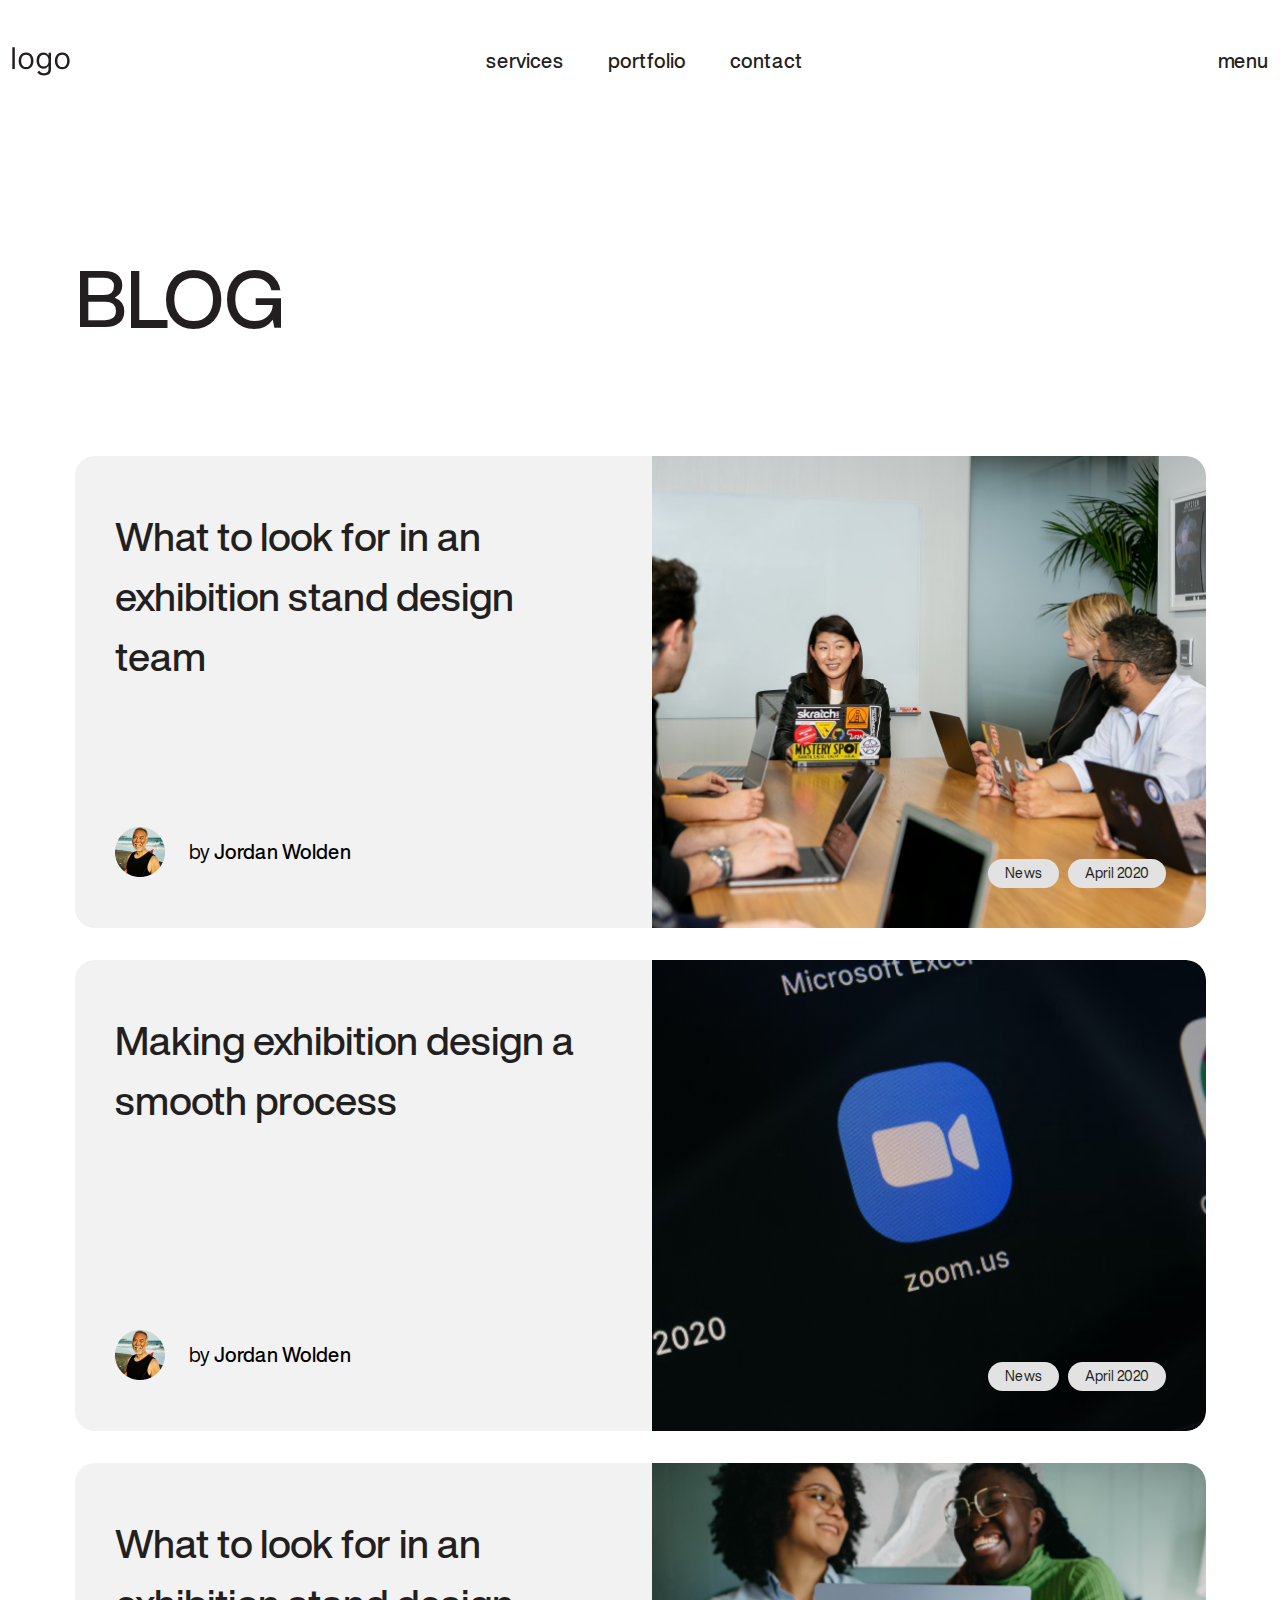
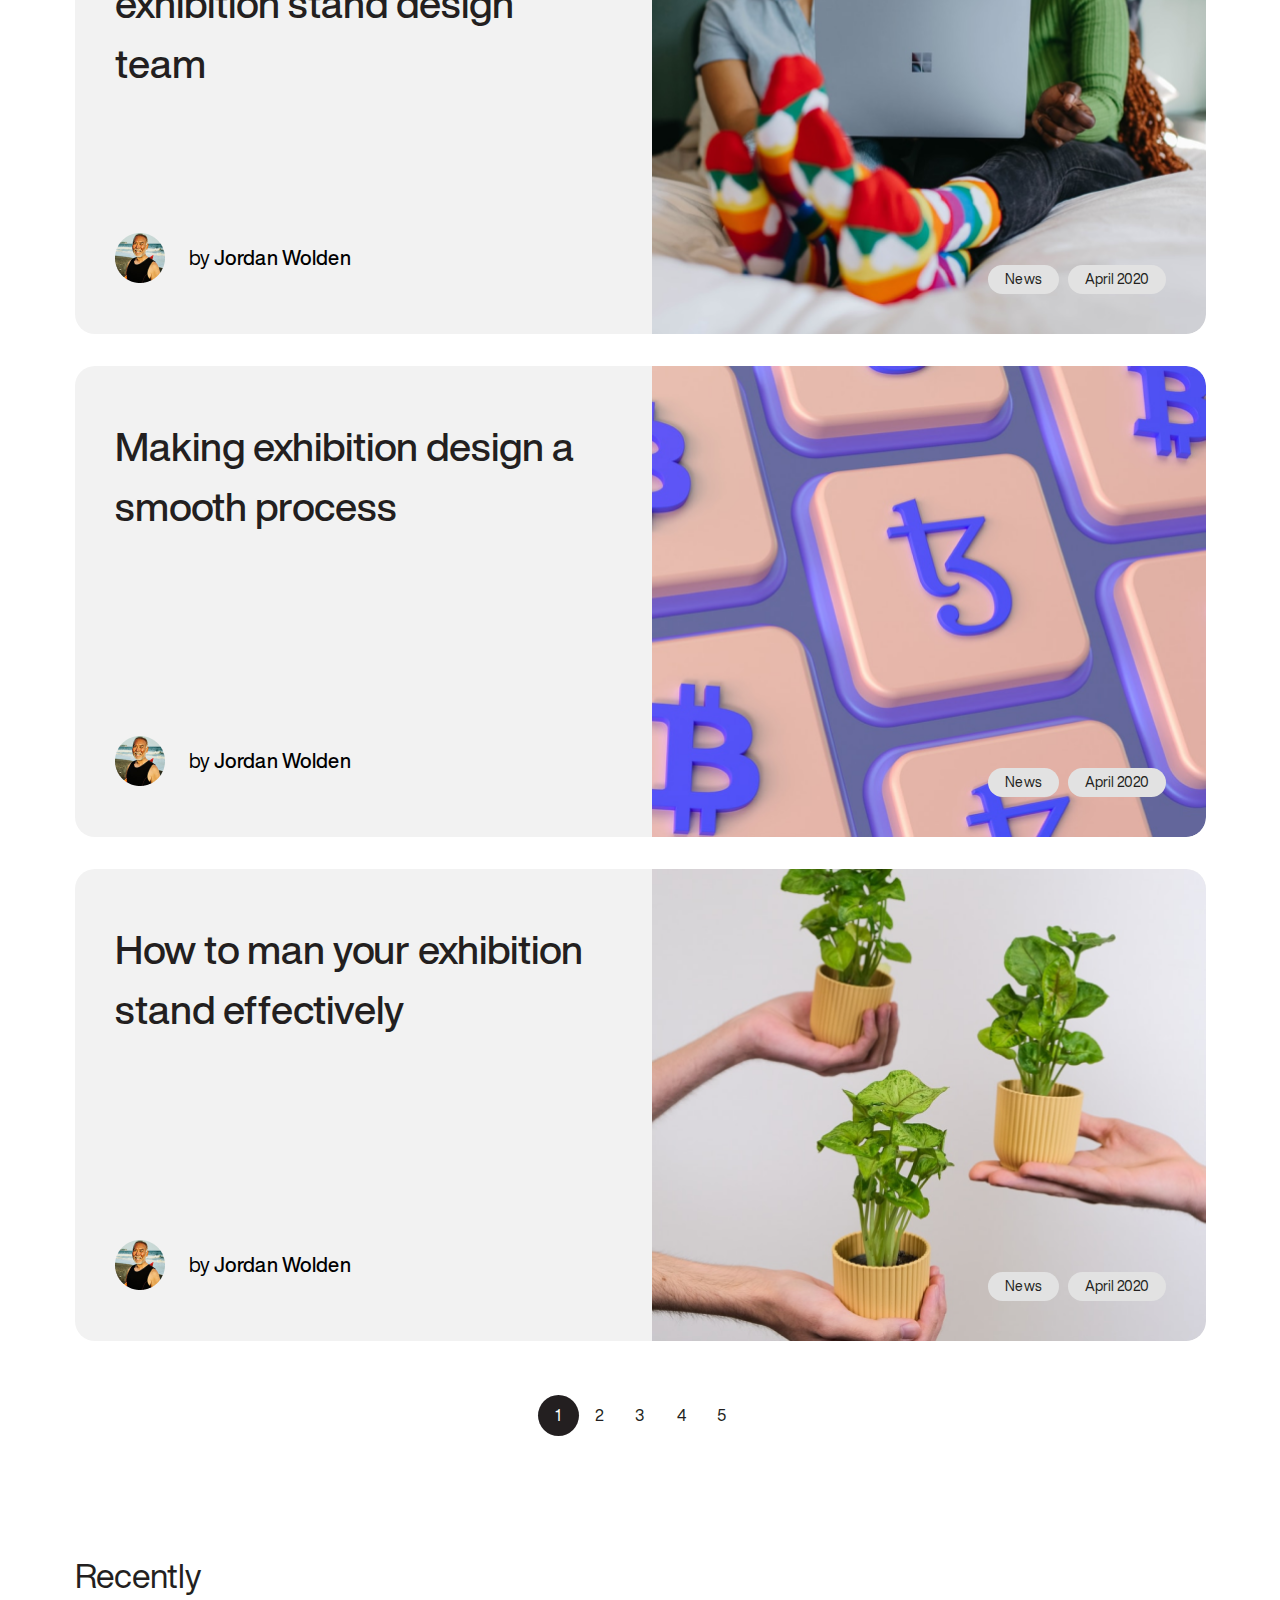
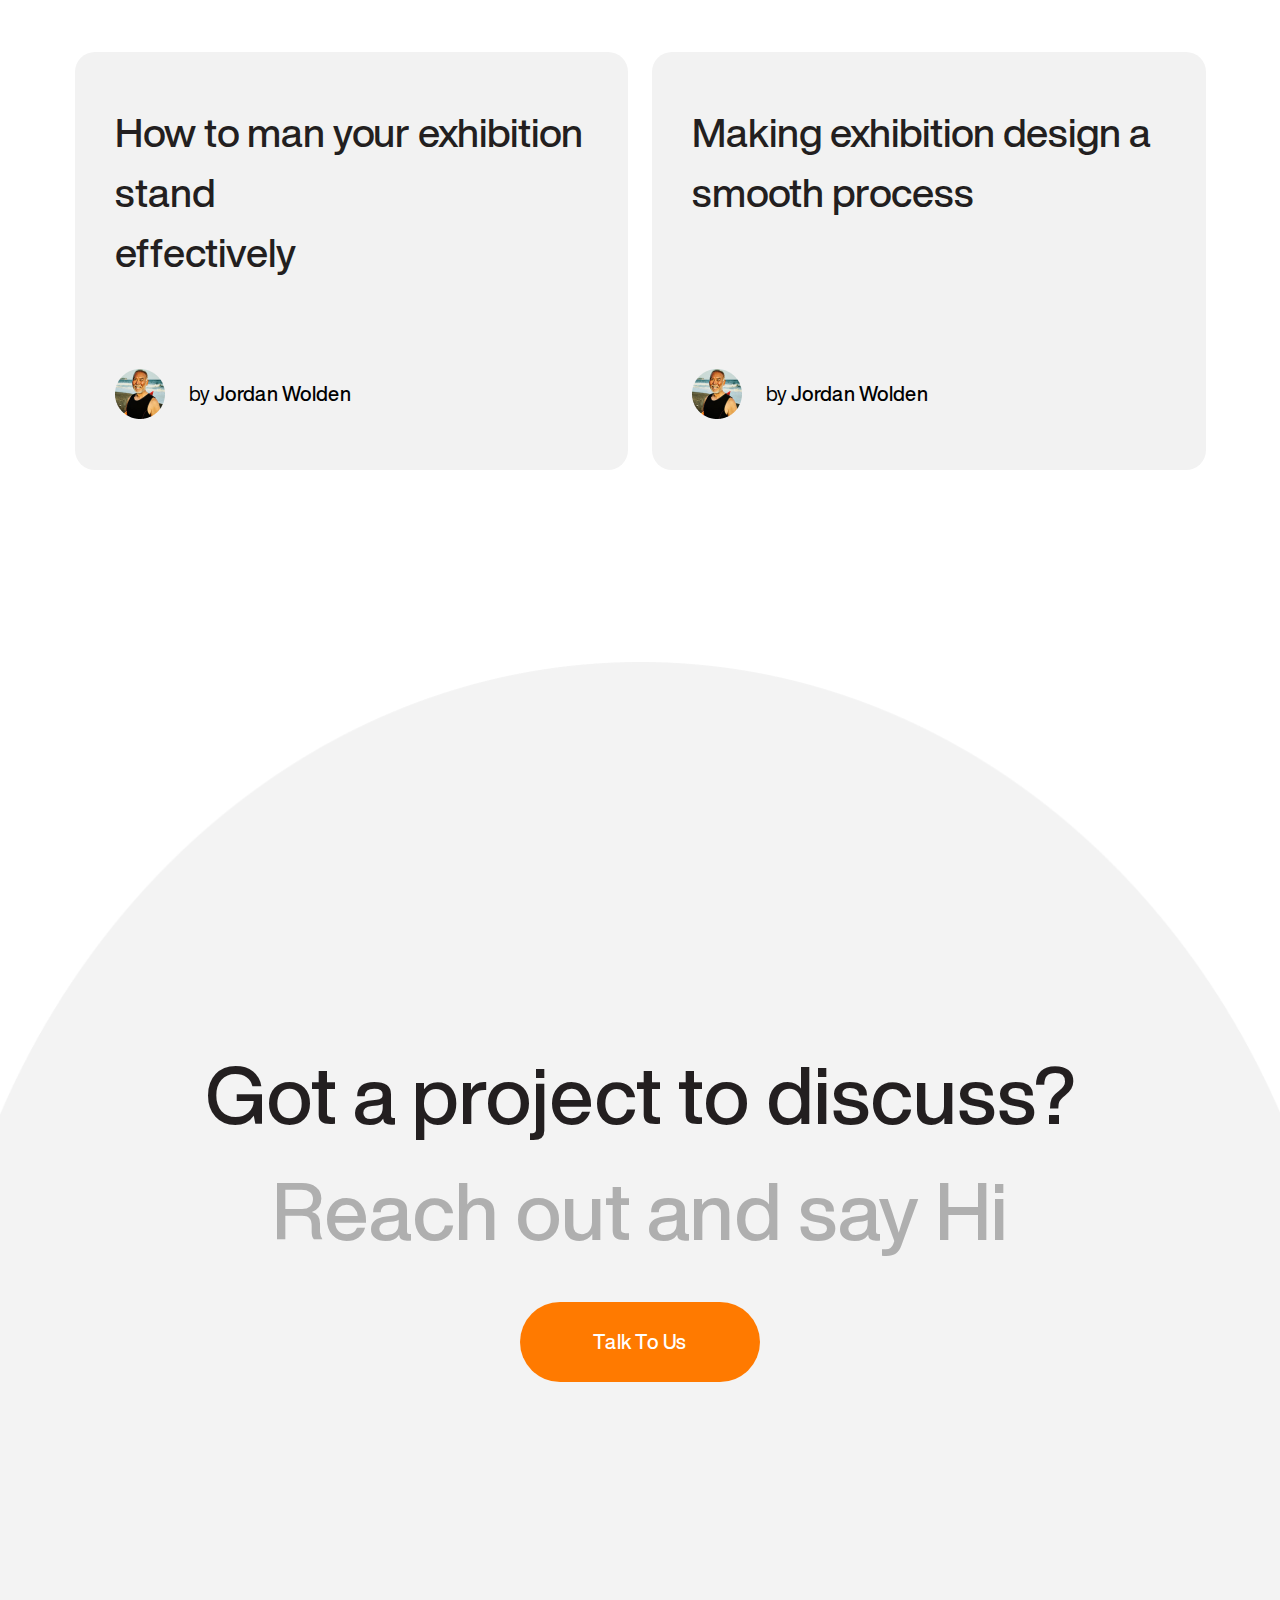
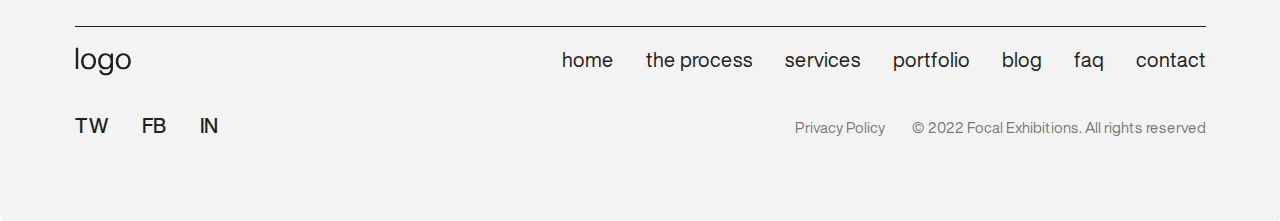
<file: blog.html>
<!DOCTYPE html>
<html lang="en">
<head>
	<meta charset="utf-8">
	<title>Focal Exhibitiions</title>
	<meta name="viewport" content="width=device-width, initial-scale=1, shrink-to-fit=no">
	<meta name="description" content="Site description will be here">
	<link rel="stylesheet" type="text/css" href="css/bootstrap.min.css">
	<link rel="stylesheet" type="text/css" href="css/owl.carousel.min.css">
	<link href="https://kit-pro.fontawesome.com/releases/v5.15.2/css/pro.min.css" rel="stylesheet">
	<link rel="stylesheet" href="css/default-edit.css">
	<link rel="stylesheet" type="text/css" href="style.css">
	<link rel="stylesheet" type="text/css" href="css/responsive.css">
	<!--End ALL STYLESHEET -->
</head>

<body>
	<!-- preloader -->
	<div id="preloader"></div>
	<!-- preloader-end -->
	<!-- main-wrap -->
	<div class="main-wrap">

		<!-- drop-menu -->
		<div class="drop-menu">
			<div class="drop-menu__in">
				<div class="container">
					<div class="drop-menu__inner">
	
						<div class="drop-menu__title">
							<a href="index.html" class="drop-menu__logo">
								<img src="images/drop-menu-logo.svg" alt="">
							</a>
							<a href="javascript:void(0)" class="drop-menu__closer drop-canvas-close" id="drop-menu-closer">
								<i class="fal fa-times"></i>
							</a>
						</div>
	
						<div class="drop-menu__main">
							<div class="drop-menu__left">
								<ul class="drop__main-menu">
									<li><a href="index.html">HOME</a></li>
									<li><a href="#">THE PROCESS</a></li>
									<li><a href="projects.html">SERVICES</a></li>
									<li><a href="#">PORTFOLIO</a></li>
									<li><a href="blog.html">BLOG</a></li>
									<li><a href="faq.html">FAQ</a></li>
									<li><a href="contact-us.html">CONTACT US</a></li>
								</ul>
							</div>
							<div class="drop-menu__right">
								<div class="drop-menu__social">
									<h4>SOCIAL</h4>
									<ul>
										<li><a href="#">TW</a></li>
										<li><a href="#">FB</a></li>
										<li><a href="#">IN</a></li>
									</ul>
								</div>
								<div class="drop-menu__r-cont">
									<h4 class="text-uppercase">United kingdom</h4>
									<p>3 Watchgate, Newby Road Industrial Estate, Hazel 
										<br>
										Grove, SK7 5DB</p>
								</div>
								<a href="#" class="drop-menu__r-ellipse-start">
									<p>Start Your Project</p>
								</a>
							</div>
						</div>
					</div>
				</div>
			</div>
		</div>
		<!-- drop-menu-end -->


		<!-- header-section -->
		<header class="header-section header-section--white header-section--static">
			<div class="header_in">
				<div class="container">
					<div class="header-section__inner">
						<a href="index.html" class="header-logo">
							<img src="images/logo-black.svg" alt="logo">
						</a>
	
						<div class="main-menu d-md-block d-none">
							<ul>
								<li><a href="projects.html">services</a></li>
								<li><a href="#">portfolio</a></li>
								<li><a href="contact-us.html">contact</a></li>
							</ul>
						</div>
	
						<div class="header-right">
							<a href="javascript:void(0)" class="drop-canvas-open">menu</a>
						</div>
					</div>
				</div>
			</div>
		</header><!--End header-section -->

		<!-- main -->
		<main>


		<!-- blog-g-section -->
		<section class="blog-g-section pb-0">
			<div class="container">
				<div class="blog-g-section__inner">

					<div class="blog-g-section__title">
						<h2 class="h2">BLOG</h2>
					</div>

					<div class="blog-g__wrap row gy-2">
						<div class="col-12">
							<div class="blog-g blog-g--big">
								<div class="blog__cont">
									<div class="blog__cont_tp">
										<h3><a href="#">What to look for in an exhibition stand design team</a></h3>
									</div>
									<div class="blog__cont__meta">
										<a href="#" class="blog__auth_imt">
											<img src="images/blog-person.png" alt="">
										</a>
										<p class="blog__auth__name">by <strong class="fw-500">Jordan Wolden</strong></p>
									</div>
								</div>
								<div class="blog__img">
									<img src="images/big-blog-1.png" alt="">
									<div class="blog__tag-wrap blog__tag-wrap--float">
										<a href="#" class="blog__tag">News</a>
										<a href="#" class="blog__tag">April 2020</a>
									</div>
								</div>
							</div>
						</div>
						<div class="col-12">
							<div class="blog-g blog-g--big">
								<div class="blog__cont">
									<div class="blog__cont_tp">
										<h3><a href="#">Making exhibition design a smooth process</a></h3>
									</div>
									<div class="blog__cont__meta">
										<a href="#" class="blog__auth_imt">
											<img src="images/blog-person.png" alt="">
										</a>
										<p class="blog__auth__name">by <strong class="fw-500">Jordan Wolden</strong></p>
									</div>
								</div>
								<div class="blog__img">
									<img src="images/big-blog-2.png" alt="">
									<div class="blog__tag-wrap blog__tag-wrap--float">
										<a href="#" class="blog__tag">News</a>
										<a href="#" class="blog__tag">April 2020</a>
									</div>
								</div>
							</div>
						</div>
						<div class="col-12">
							<div class="blog-g blog-g--big">
								<div class="blog__cont">
									<div class="blog__cont_tp">
										<h3><a href="#">What to look for in an exhibition stand design team</a></h3>
									</div>
									<div class="blog__cont__meta">
										<a href="#" class="blog__auth_imt">
											<img src="images/blog-person.png" alt="">
										</a>
										<p class="blog__auth__name">by <strong class="fw-500">Jordan Wolden</strong></p>
									</div>
								</div>
								<div class="blog__img">
									<img src="images/big-blog-3.png" alt="">
									<div class="blog__tag-wrap blog__tag-wrap--float">
										<a href="#" class="blog__tag">News</a>
										<a href="#" class="blog__tag">April 2020</a>
									</div>
								</div>
							</div>
						</div>
						<div class="col-12">
							<div class="blog-g blog-g--big">
								<div class="blog__cont">
									<div class="blog__cont_tp">
										<h3><a href="#">Making exhibition design a smooth process</a></h3>
									</div>
									<div class="blog__cont__meta">
										<a href="#" class="blog__auth_imt">
											<img src="images/blog-person.png" alt="">
										</a>
										<p class="blog__auth__name">by <strong class="fw-500">Jordan Wolden</strong></p>
									</div>
								</div>
								<div class="blog__img">
									<img src="images/big-blog-4.png" alt="">
									<div class="blog__tag-wrap blog__tag-wrap--float">
										<a href="#" class="blog__tag">News</a>
										<a href="#" class="blog__tag">April 2020</a>
									</div>
								</div>
							</div>
						</div>
						<div class="col-12">
							<div class="blog-g blog-g--big">
								<div class="blog__cont">
									<div class="blog__cont_tp">
										<h3><a href="#">How to man your exhibition stand effectively </a></h3>
									</div>
									<div class="blog__cont__meta">
										<a href="#" class="blog__auth_imt">
											<img src="images/blog-person.png" alt="">
										</a>
										<p class="blog__auth__name">by <strong class="fw-500">Jordan Wolden</strong></p>
									</div>
								</div>
								<div class="blog__img">
									<img src="images/big-blog-5.png" alt="">
									<div class="blog__tag-wrap blog__tag-wrap--float">
										<a href="#" class="blog__tag">News</a>
										<a href="#" class="blog__tag">April 2020</a>
									</div>
								</div>
							</div>
						</div>
					</div>

					<div class="pagination">
						<ul>
							<li><a class="arrow-option" href="#"><i class="far fa-chevron-double-left"></i></a></li>
							<li><a class="active" href="#">1</a></li>
							<li><a href="#">2</a></li>
							<li><a href="#">3</a></li>
							<li><a href="#">4</a></li>
							<li><a href="#">5</a></li>
							<li><a class="arrow-option" href="#"><i class="far fa-chevron-double-right"></i></a></li>
						</ul>
					</div>

				</div>
			</div>
		</section>
		<!-- blog-g-section-end -->


		<!-- blog-g-section -->
		<section class="blog-g-section mb-md-5 mb-4">
			<div class="container">
				<div class="blog-g-section__inner">

					<div class="blog-g-section__title mb-lg-5 mb-4">
						<h2 class="h3">Recently</h2>
					</div>

					<div class="blog-g__wrap row gy-2">
						<div class="col-md-6">
							<div class="blog-g blog-g--big">
								<div class="blog__cont">
									<div class="blog__cont_tp">
										<h3><a href="#">How to man your exhibition stand <br class="d-md-block d-none"> effectively </a></h3>
									</div>
									<div class="blog__cont__meta">
										<a href="#" class="blog__auth_imt">
											<img src="images/blog-person.png" alt="">
										</a>
										<p class="blog__auth__name">by <strong class="fw-500">Jordan Wolden</strong></p>
									</div>
								</div>
							</div>
						</div>
						<div class="col-md-6">
							<div class="blog-g blog-g--big">
								<div class="blog__cont">
									<div class="blog__cont_tp">
										<h3><a href="#">Making exhibition design a smooth process</a></h3>
									</div>
									<div class="blog__cont__meta">
										<a href="#" class="blog__auth_imt">
											<img src="images/blog-person.png" alt="">
										</a>
										<p class="blog__auth__name">by <strong class="fw-500">Jordan Wolden</strong></p>
									</div>
								</div>
							</div>
						</div>
					</div>

				</div>
			</div>
		</section>
		<!-- blog-g-section-end -->


		</main><!-- main end -->

		<!-- footer-section -->
		<footer class="footer-section">
			<div class="container">
				<div class="footer-section__inner">
					<div class="footer__top-cta cont-blk cont-blk--center">
						<h2 class="h2 text-normal">
							Got a project to discuss? 
							<br>
							<span class="txt-dm">Reach out and say Hi</span>
						</h2>
						<a href="#" class="bottom-button default-button default-button--theme1">Talk To Us</a>
					</div>

					<div class="footer__main">
						<div class="footer__main__tp">
							<a href="index.html" class="footer-logo">
								<img src="images/footer-logo.svg" alt="">
							</a>
							<ul class="f-menu">
								<li><a href="#">home</a></li>
								<li><a href="#">the process</a></li>
								<li><a href="#">services</a></li>
								<li><a href="#">portfolio</a></li>
								<li><a href="#">blog</a></li>
								<li><a href="#">faq</a></li>
								<li><a href="#">contact</a></li>
							</ul>
						</div>
						<div class="footer__main__bt">
							<ul class="fs-menu">
								<li><a href="#">TW</a></li>
								<li><a href="#">FB</a></li>
								<li><a href="#">IN</a></li>
							</ul>
							<ul class="fl-menu">
								<li><a href="#">Privacy Policy</a></li>
								<li><a href="#">&copy; 2022 Focal Exhibitions. All rights reserved</a></li>
							</ul>
						</div>
					</div>
				</div>
			</div>
		</footer><!--End footer-section -->
	</div><!-- main-wrap -->
	


	<!-- js -->
	<script src="js/jquery-3.6.0.min.js"></script>
	<script src="js/bootstrap.bundle.min.js"></script>
	<script src="js/jquery.scrollUp.min.js"></script>
	<script src="js/owl.carousel.min.js"></script>
	<script src="js/main.js"></script>
	<!-- End All Js -->
	

</body>
</html>
</file>
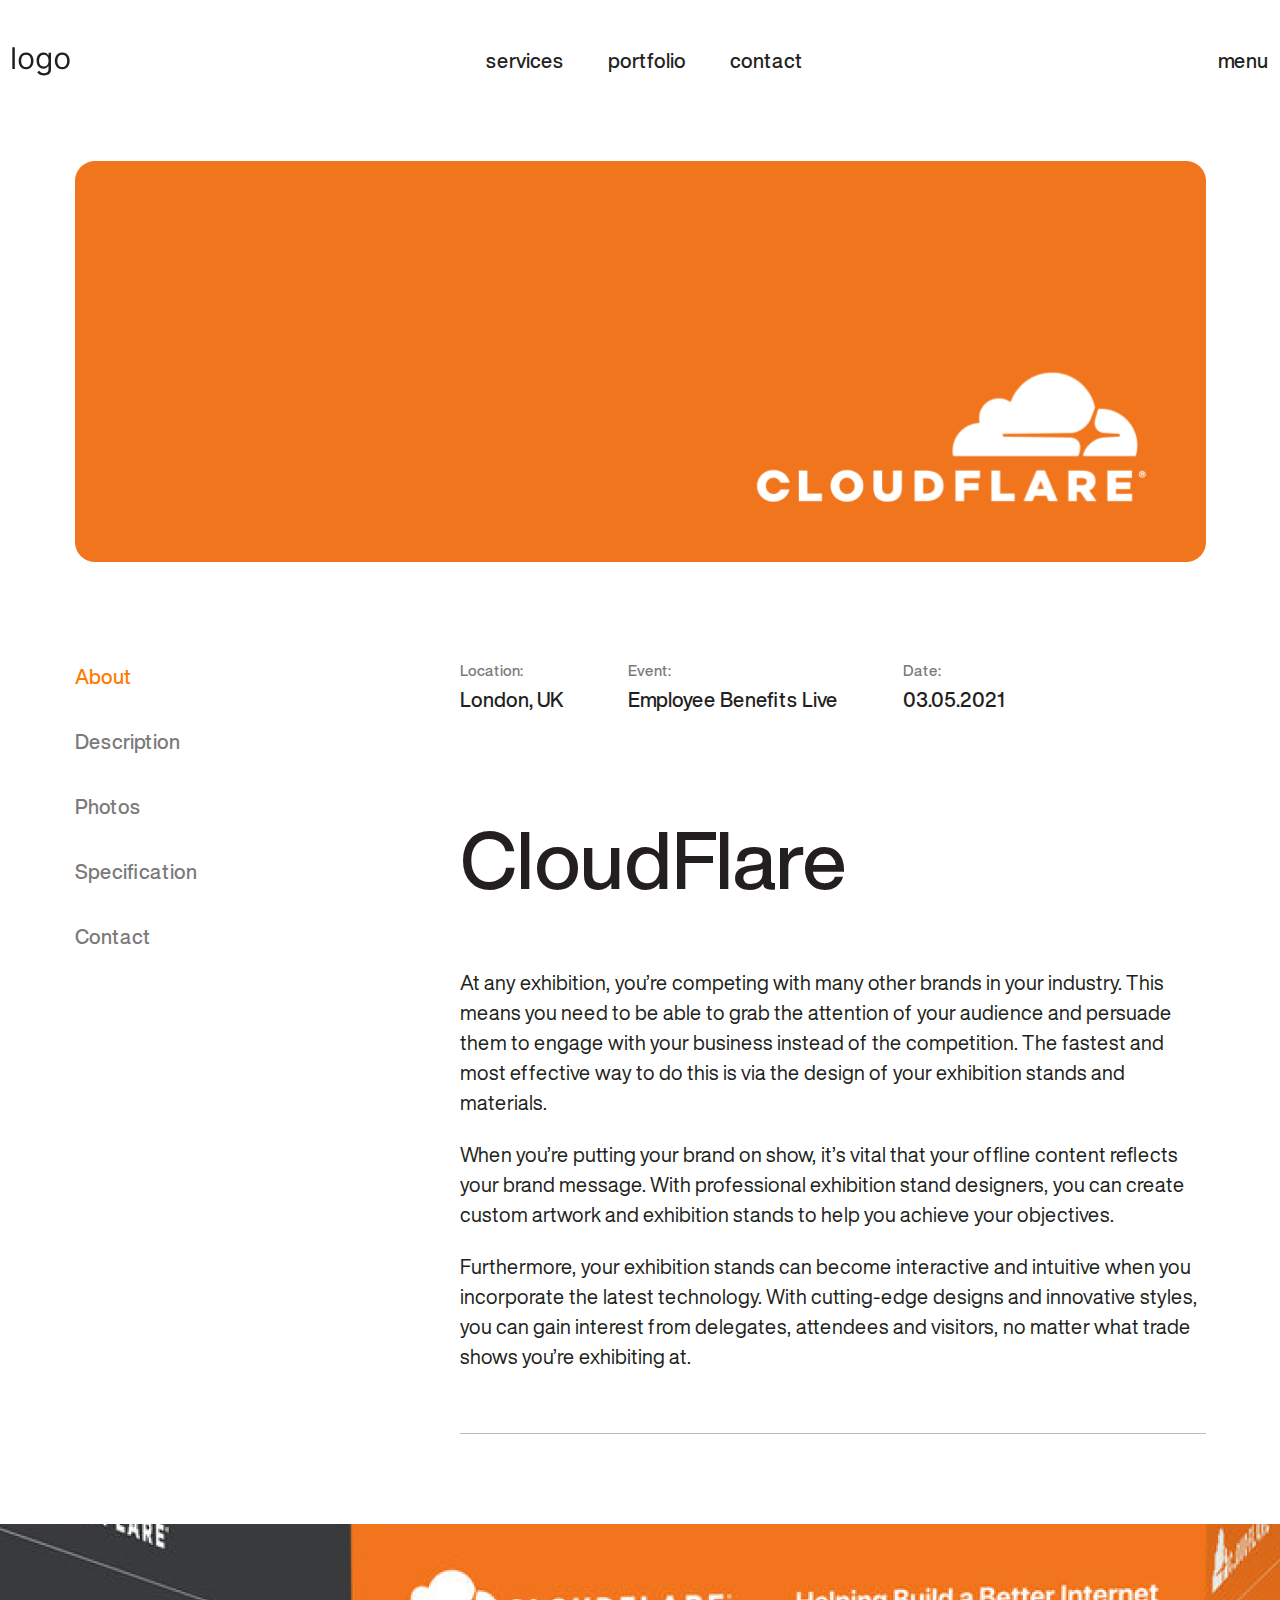
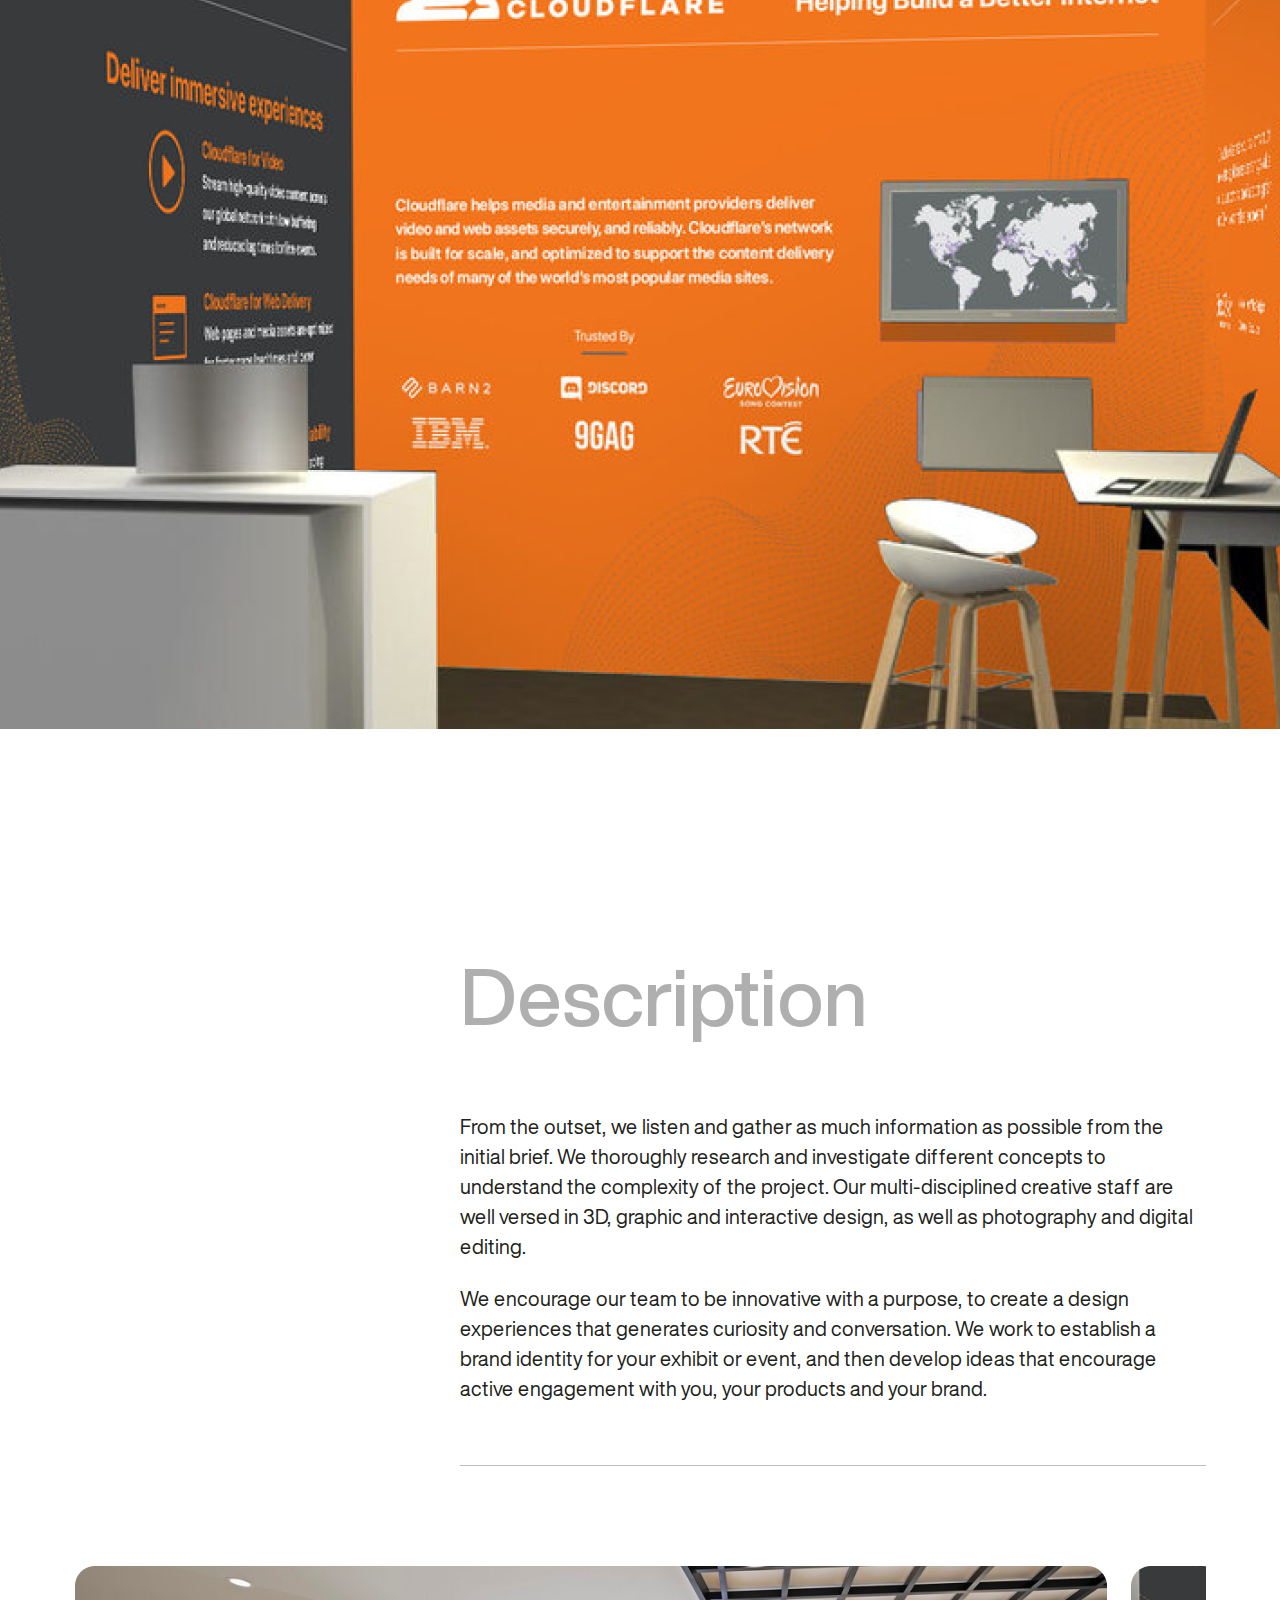
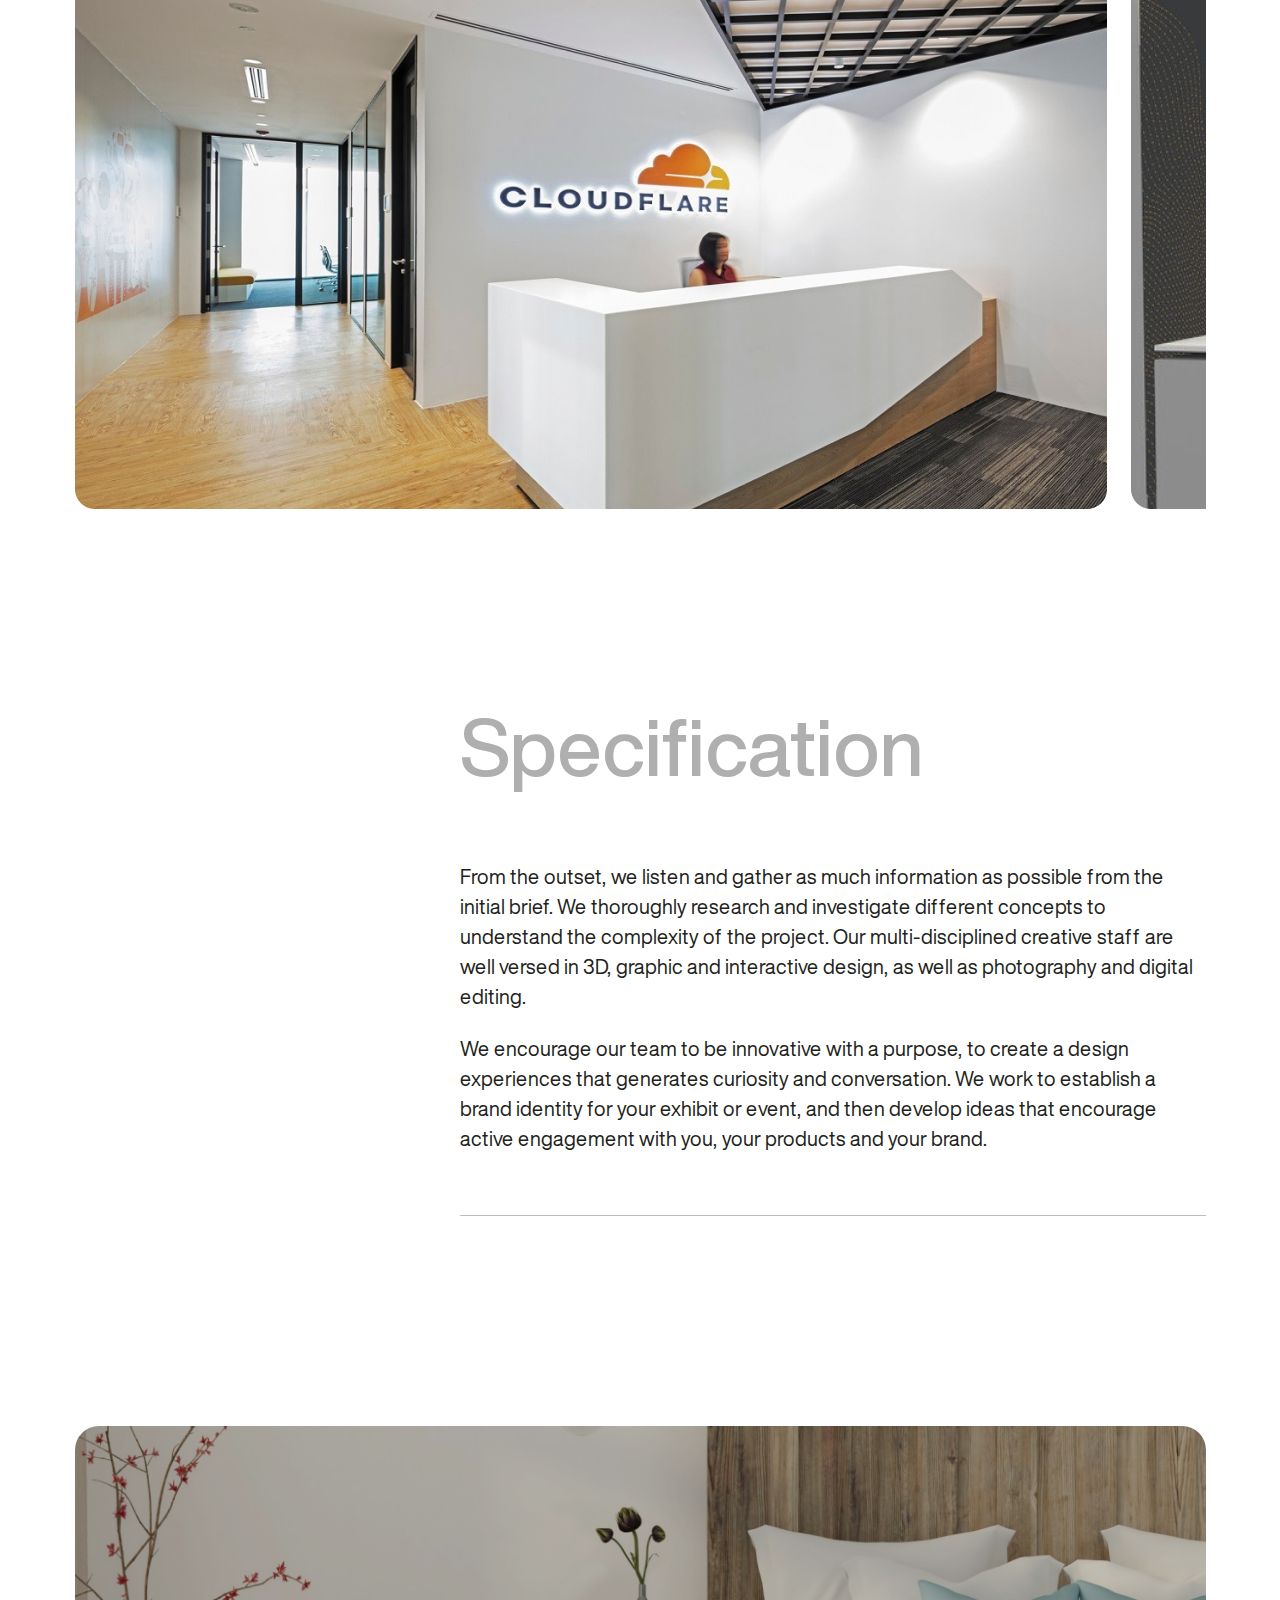
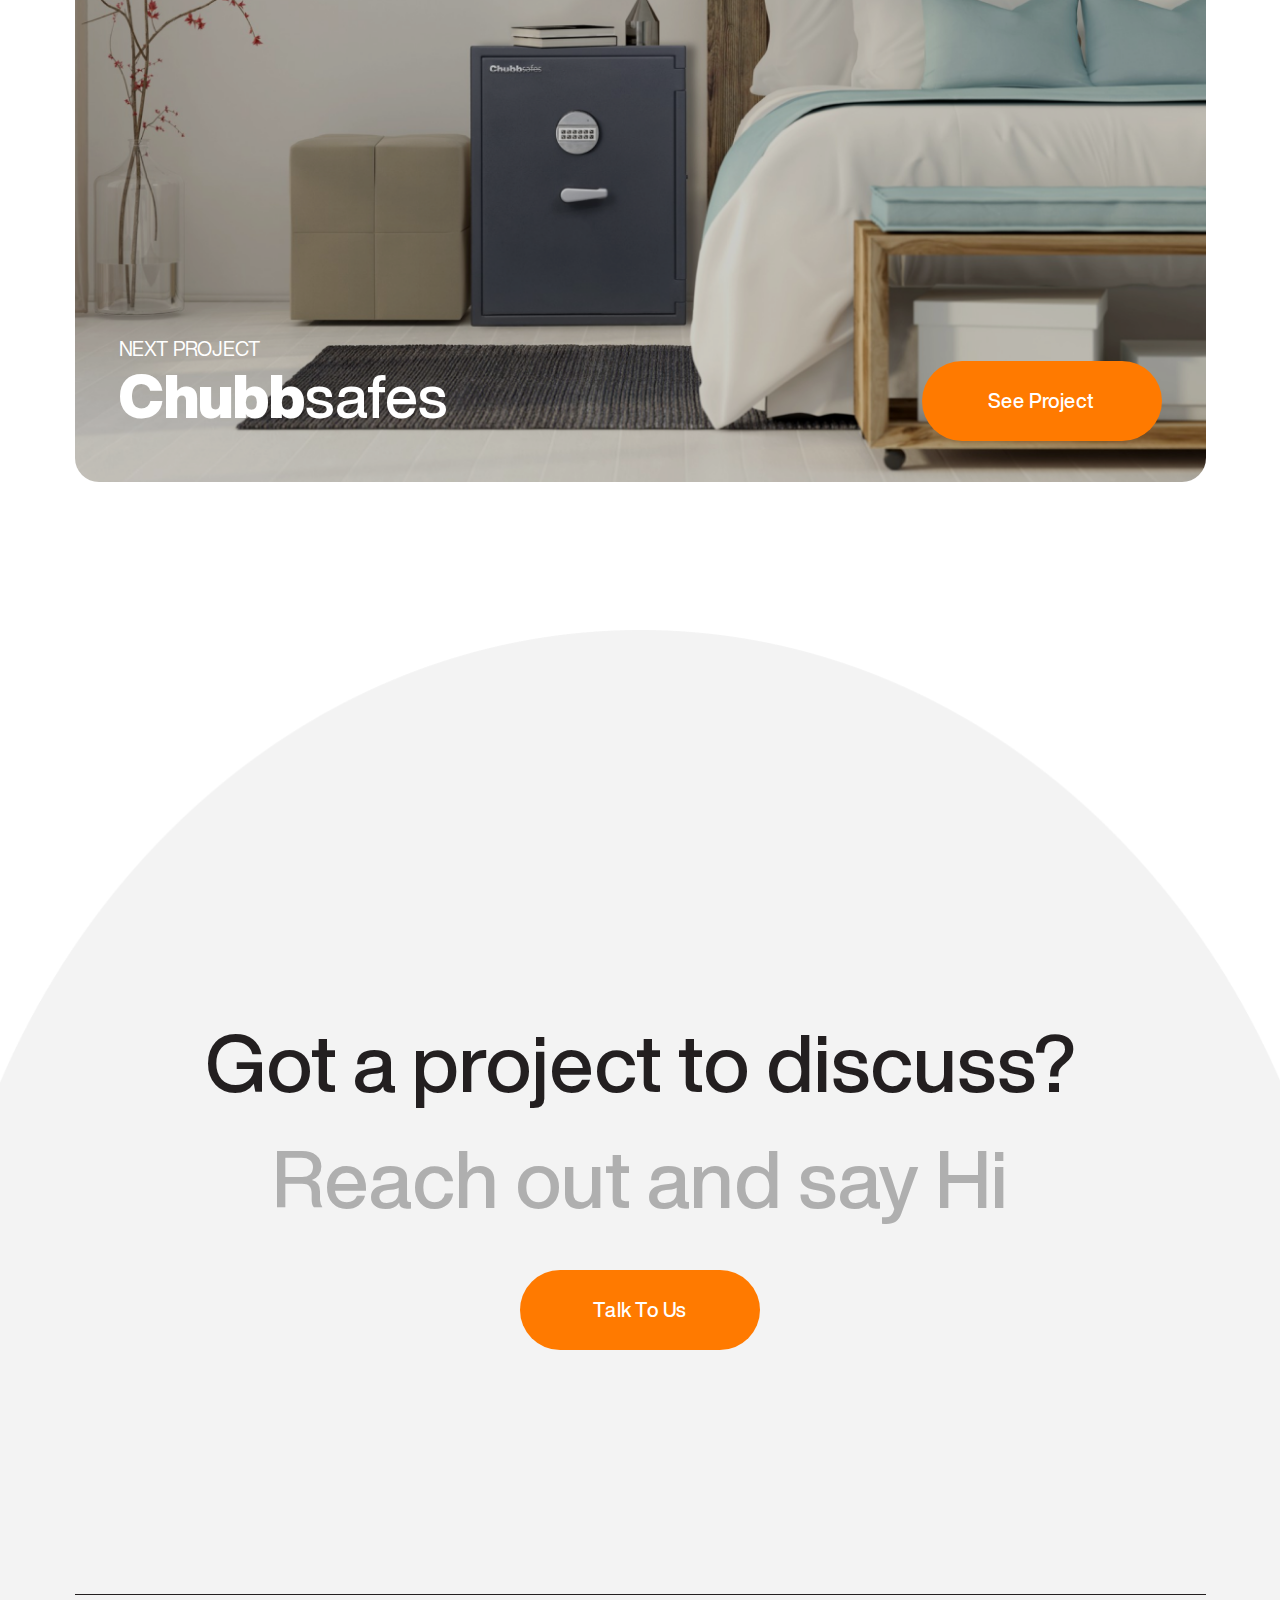
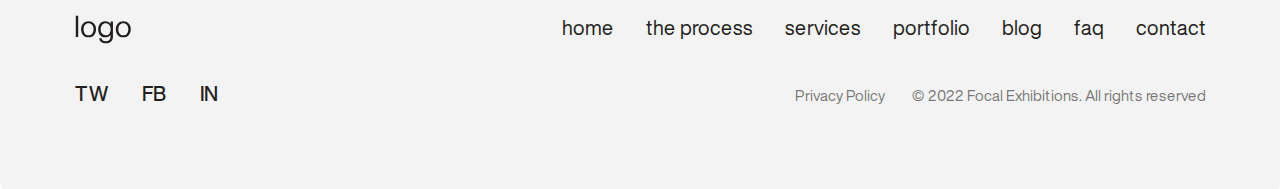
<file: case-study.html>
<!DOCTYPE html>
<html lang="en">
<head>
	<meta charset="utf-8">
	<title>Focal Exhibitiions</title>
	<meta name="viewport" content="width=device-width, initial-scale=1, shrink-to-fit=no">
	<meta name="description" content="Site description will be here">
	<link rel="stylesheet" type="text/css" href="css/bootstrap.min.css">
	<link rel="stylesheet" type="text/css" href="css/owl.carousel.min.css">
	<link href="https://kit-pro.fontawesome.com/releases/v5.15.2/css/pro.min.css" rel="stylesheet">
	<link rel="stylesheet" href="css/default-edit.css">
	<link rel="stylesheet" type="text/css" href="style.css">
	<link rel="stylesheet" type="text/css" href="css/responsive.css">
	<!--End ALL STYLESHEET -->
</head>

<body>
	<!-- preloader -->
	<div id="preloader"></div>
	<!-- preloader-end -->
	<!-- main-wrap -->
	<div class="main-wrap">

		<!-- drop-menu -->
		<div class="drop-menu">
			<div class="drop-menu__in">
				<div class="container">
					<div class="drop-menu__inner">
	
						<div class="drop-menu__title">
							<a href="index.html" class="drop-menu__logo">
								<img src="images/drop-menu-logo.svg" alt="">
							</a>
							<a href="javascript:void(0)" class="drop-menu__closer drop-canvas-close" id="drop-menu-closer">
								<i class="fal fa-times"></i>
							</a>
						</div>
	
						<div class="drop-menu__main">
							<div class="drop-menu__left">
								<ul class="drop__main-menu">
									<li><a href="index.html">HOME</a></li>
									<li><a href="#">THE PROCESS</a></li>
									<li><a href="projects.html">SERVICES</a></li>
									<li><a href="#">PORTFOLIO</a></li>
									<li><a href="blog.html">BLOG</a></li>
									<li><a href="faq.html">FAQ</a></li>
									<li><a href="contact-us.html">CONTACT US</a></li>
								</ul>
							</div>
							<div class="drop-menu__right">
								<div class="drop-menu__social">
									<h4>SOCIAL</h4>
									<ul>
										<li><a href="#">TW</a></li>
										<li><a href="#">FB</a></li>
										<li><a href="#">IN</a></li>
									</ul>
								</div>
								<div class="drop-menu__r-cont">
									<h4 class="text-uppercase">United kingdom</h4>
									<p>3 Watchgate, Newby Road Industrial Estate, Hazel 
										<br>
										Grove, SK7 5DB</p>
								</div>
								<a href="#" class="drop-menu__r-ellipse-start">
									<p>Start Your Project</p>
								</a>
							</div>
						</div>
					</div>
				</div>
			</div>
		</div>
		<!-- drop-menu-end -->


		<!-- header-section -->
		<header class="header-section header-section--white header-section--static">
			<div class="header_in">
				<div class="container">
					<div class="header-section__inner">
						<a href="index.html" class="header-logo">
							<img src="images/logo-black.svg" alt="logo">
						</a>
	
						<div class="main-menu d-md-block d-none">
							<ul>
								<li><a href="projects.html">services</a></li>
								<li><a href="#">portfolio</a></li>
								<li><a href="contact-us.html">contact</a></li>
							</ul>
						</div>
	
						<div class="header-right">
							<a href="javascript:void(0)" class="drop-canvas-open">menu</a>
						</div>
					</div>
				</div>
			</div>
		</header><!--End header-section -->

		<!-- main -->
		<main>


			<!-- cs-section -->
			<section class="cs-section">
				<div class="container">
					<div class="cs-section__inner">

						<div class="case-study__tp-bnr">
							<img src="images/cloudflare.png" alt="">
						</div>

						<div class="cs-section__main row sec-main-row">
							<div class="col-lg-4 order-lg-0 order-2 mt-xl-0 mt-5">
								<div class="nav-x">
									<ul class="nav">
										<li><a class="active" href="#">About</a></li>
										<li><a href="#">Description</a></li>
										<li><a href="#">Photos</a></li>
										<li><a href="#">Specification</a></li>
										<li><a href="#">Contact</a></li>
									</ul>
								</div>
							</div>
							<div class="col-lg-8 cs-main-row__inner ms-auto cs-section__inner">
								<div class="cont-blk">
									<div class="cs__meta-wrap">
										<div class="cs__meta__item">
											<h5>Location:</h5>
											<h4>London, UK</h4>
										</div>
										<div class="cs__meta__item">
											<h5>Event:</h5>
											<h4>Employee Benefits Live</h4>
										</div>
										<div class="cs__meta__item">
											<h5>Date:</h5>
											<h4>03.05.2021</h4>
										</div>
									</div>
								</div>

								<div class="cont-blk">
									<h2 class="h2 text-normal">CloudFlare</h2>
									<p>At any exhibition, you’re competing with many other brands in your industry. This means you need to be able to grab the attention of your audience and persuade them to engage with your business instead of the competition. The fastest and most effective way to do this is via the design of your exhibition stands and materials.</p>
									<p>When you’re putting your brand on show, it’s vital that your offline content reflects your brand message. With professional exhibition stand designers, you can create custom artwork and exhibition stands to help you achieve your objectives.</p>
									<p>Furthermore, your exhibition stands can become interactive and intuitive when you incorporate the latest technology. With cutting-edge designs and innovative styles, you can gain interest from delegates, attendees and visitors, no matter what trade shows you’re exhibiting at.</p>
									<div class="cont-blk__bt-line"></div>
								</div>
							</div>
						</div>

					</div>
				</div>
				<div class="cs__full-image">
					<img src="images/case-study.png" alt="">
				</div>
			</section>
			<!-- cs-section-end -->


			<!-- d-section -->
			<section class="d-section">
				<div class="container">
					<div class="d-section__inner">

						<div class="d-section__main row sec-main-row">
							<div class="col-lg-8 d-main-row__inner ms-auto cs-section__inner">
								<div class="cont-blk">
									<h2 class="h2 text-normal"><span class="txt-dm">Description</span></h2>
									<p>From the outset, we listen and gather as much information as possible from the initial brief. We thoroughly research and investigate different concepts to understand the complexity of the project. Our multi-disciplined creative staff are well versed in 3D, graphic and interactive design, as well as photography and digital editing.</p>
									<p>We encourage our team to be innovative with a purpose, to create a design experiences that generates curiosity and conversation. We work to establish a brand identity for your exhibit or event, and then develop ideas that encourage active engagement with you, your products and your brand.</p>
									<div class="cont-blk__bt-line"></div>
								</div>
							</div>
						</div>

						<div class="d-slider-outer">
							<div class="d-slider d-slider-active owl-carousel">
								<div class="d-slide">
									<img src="images/d-img-1.png" alt="" class="img">
								</div>
								<div class="d-slide">
									<img src="images/d-img-2.png" alt="" class="img">
								</div>
							</div>
						</div>
					</div>
				</div>
			</section>
			<!-- d-section-end -->


			<!-- d-section -->
			<section class="d-section">
				<div class="container">
					<div class="d-section__inner">

						<div class="d-section__main row sec-main-row">
							<div class="col-lg-8 d-main-row__inner ms-auto cs-section__inner">
								<div class="cont-blk">
									<h2 class="h2 text-normal"><span class="txt-dm">Specification</span></h2>
									<P>From the outset, we listen and gather as much information as possible from the initial brief. We thoroughly research and investigate different concepts to understand the complexity of the project. Our multi-disciplined creative staff are well versed in 3D, graphic and interactive design, as well as photography and digital editing.</P>
									<P>We encourage our team to be innovative with a purpose, to create a design experiences that generates curiosity and conversation. We work to establish a brand identity for your exhibit or event, and then develop ideas that encourage active engagement with you, your products and your brand.</P>	
									<div class="cont-blk__bt-line"></div>
								</div>
							</div>
						</div>

					</div>
				</div>
			</section>
			<!-- d-section-end -->


			<!-- c-section -->
			<section class="c-section mb-xl-5 mb-4">
				<div class="container">
					<div class="c-section__inner">
						<div class="c-box" style="background: url('images/img-home.png') no-repeat center center/cover;">
							<div class="c-box__cont">
								<div class="c-box__cont__left pb-0">
									<h5 class="mb-0">NEXT PROJECT</h5>
									<h3><strong class="fw-800">Chubb</strong>safes</h3>
								</div>
								<div class="c-box__cont__right">
									<a href="#" class="button default-button default-button--theme1">See Project</a>
								</div>
							</div>
						</div>
					</div>
				</div>
			</section>
			<!-- c-section-end -->


		</main><!-- main end -->

		<!-- footer-section -->
		<footer class="footer-section">
			<div class="container">
				<div class="footer-section__inner">
					<div class="footer__top-cta cont-blk cont-blk--center">
						<h2 class="h2 text-normal">
							Got a project to discuss? 
							<br>
							<span class="txt-dm">Reach out and say Hi</span>
						</h2>
						<a href="#" class="bottom-button default-button default-button--theme1">Talk To Us</a>
					</div>

					<div class="footer__main">
						<div class="footer__main__tp">
							<a href="index.html" class="footer-logo">
								<img src="images/footer-logo.svg" alt="">
							</a>
							<ul class="f-menu">
								<li><a href="#">home</a></li>
								<li><a href="#">the process</a></li>
								<li><a href="#">services</a></li>
								<li><a href="#">portfolio</a></li>
								<li><a href="#">blog</a></li>
								<li><a href="#">faq</a></li>
								<li><a href="#">contact</a></li>
							</ul>
						</div>
						<div class="footer__main__bt">
							<ul class="fs-menu">
								<li><a href="#">TW</a></li>
								<li><a href="#">FB</a></li>
								<li><a href="#">IN</a></li>
							</ul>
							<ul class="fl-menu">
								<li><a href="#">Privacy Policy</a></li>
								<li><a href="#">&copy; 2022 Focal Exhibitions. All rights reserved</a></li>
							</ul>
						</div>
					</div>
				</div>
			</div>
		</footer><!--End footer-section -->
	</div><!-- main-wrap -->
	


	<!-- js -->
	<script src="js/jquery-3.6.0.min.js"></script>
	<script src="js/bootstrap.bundle.min.js"></script>
	<script src="js/jquery.scrollUp.min.js"></script>
	<script src="js/owl.carousel.min.js"></script>
	<script src="js/main.js"></script>
	<!-- End All Js -->
	

</body>
</html>
</file>
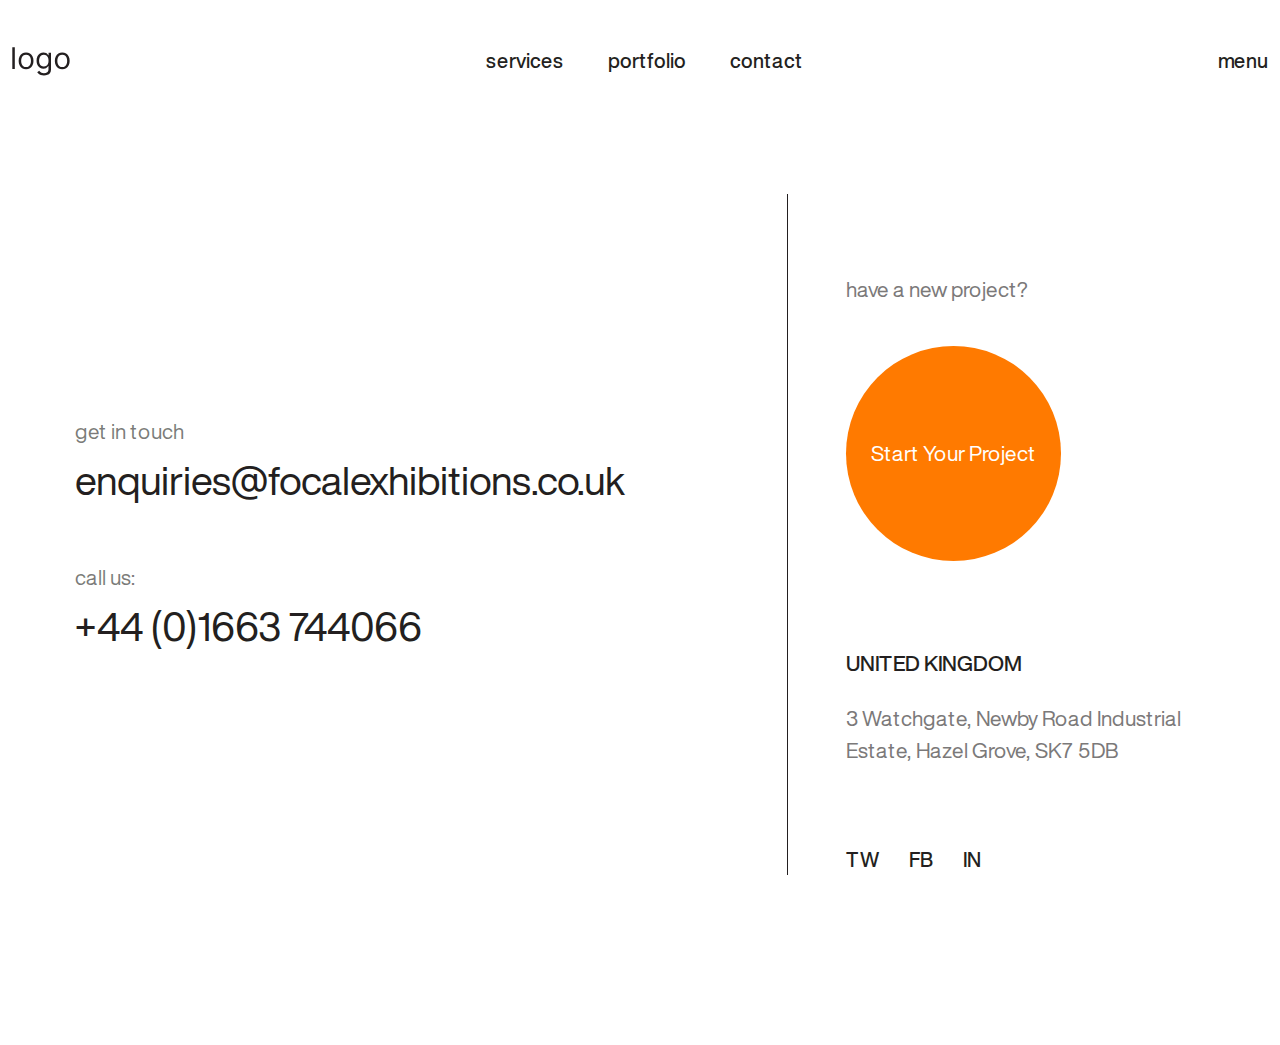
<file: contact-us.html>
<!DOCTYPE html>
<html lang="en">
<head>
	<meta charset="utf-8">
	<title>Focal Exhibitiions</title>
	<meta name="viewport" content="width=device-width, initial-scale=1, shrink-to-fit=no">
	<meta name="description" content="Site description will be here">
	<link rel="stylesheet" type="text/css" href="css/bootstrap.min.css">
	<link rel="stylesheet" type="text/css" href="css/owl.carousel.min.css">
	<link href="https://kit-pro.fontawesome.com/releases/v5.15.2/css/pro.min.css" rel="stylesheet">
	<link rel="stylesheet" href="css/default-edit.css">
	<link rel="stylesheet" type="text/css" href="style.css">
	<link rel="stylesheet" type="text/css" href="css/responsive.css">
	<!--End ALL STYLESHEET -->
</head>

<body>
	<!-- preloader -->
	<div id="preloader"></div>
	<!-- preloader-end -->
	<!-- main-wrap -->
	<div class="main-wrap">

		<!-- drop-menu -->
		<div class="drop-menu">
			<div class="drop-menu__in">
				<div class="container">
					<div class="drop-menu__inner">
	
						<div class="drop-menu__title">
							<a href="index.html" class="drop-menu__logo">
								<img src="images/drop-menu-logo.svg" alt="">
							</a>
							<a href="javascript:void(0)" class="drop-menu__closer drop-canvas-close" id="drop-menu-closer">
								<i class="fal fa-times"></i>
							</a>
						</div>
	
						<div class="drop-menu__main">
							<div class="drop-menu__left">
								<ul class="drop__main-menu">
									<li><a href="index.html">HOME</a></li>
									<li><a href="#">THE PROCESS</a></li>
									<li><a href="projects.html">SERVICES</a></li>
									<li><a href="#">PORTFOLIO</a></li>
									<li><a href="blog.html">BLOG</a></li>
									<li><a href="faq.html">FAQ</a></li>
									<li><a href="contact-us.html">CONTACT US</a></li>
								</ul>
							</div>
							<div class="drop-menu__right">
								<div class="drop-menu__social">
									<h4>SOCIAL</h4>
									<ul>
										<li><a href="#">TW</a></li>
										<li><a href="#">FB</a></li>
										<li><a href="#">IN</a></li>
									</ul>
								</div>
								<div class="drop-menu__r-cont">
									<h4 class="text-uppercase">United kingdom</h4>
									<p>3 Watchgate, Newby Road Industrial Estate, Hazel 
										<br>
										Grove, SK7 5DB</p>
								</div>
								<a href="#" class="drop-menu__r-ellipse-start">
									<p>Start Your Project</p>
								</a>
							</div>
						</div>
					</div>
				</div>
			</div>
		</div>
		<!-- drop-menu-end -->


		<!-- header-section -->
		<header class="header-section header-section--white header-section--static">
			<div class="header_in">
				<div class="container">
					<div class="header-section__inner">
						<a href="index.html" class="header-logo">
							<img src="images/logo-black.svg" alt="logo">
						</a>
	
						<div class="main-menu d-md-block d-none">
							<ul>
								<li><a href="projects.html">services</a></li>
								<li><a href="#">portfolio</a></li>
								<li><a href="contact-us.html">contact</a></li>
							</ul>
						</div>
	
						<div class="header-right">
							<a href="javascript:void(0)" class="drop-canvas-open">menu</a>
						</div>
					</div>
				</div>
			</div>
		</header><!--End header-section -->

		<!-- main -->
		<main>


			<!-- contact-us-section -->
			<div class="contact-us-section">
				<div class="container">
					<div class="contact-us-section__inner">

						<div class="contact-us__main-row">
							<div class="contact-us__mr-left">
								<ul class="contact-us__cta">
									<li>
										<a href="#">
											<h5>get in touch</h5>
											<h3>enquiries@focalexhibitions.co.uk</h3>
										</a>
									</li>
									<li>
										<a href="#">
											<h5>call us:</h5>
											<h3>+44 (0)1663 744066</h3>
										</a>
									</li>
								</ul>
							</div>

							<div class="contact-us__mr-right">
								<div class="contact-us__cont-x">
									<p>have a new project?</p>
									<a href="#" class="contact-us__cont-ellipse-start">
										<p>Start Your Project</p>
									</a>
									<h4>United kingdom</h4>
									<p>3 Watchgate, Newby Road Industrial Estate, Hazel Grove, SK7 5DB</p>
									<ul class="contact-us__social">
										<li><a href="#">TW</a></li>
										<li><a href="#">FB</a></li>
										<li><a href="#">IN</a></li>
									</ul>
								</div>
							</div>
						</div>

					</div>
				</div>
			</div>
			<!-- contact-us-section-end -->


		</main><!-- main end -->

	</div><!-- main-wrap -->
	


	<!-- js -->
	<script src="js/jquery-3.6.0.min.js"></script>
	<script src="js/bootstrap.bundle.min.js"></script>
	<script src="js/jquery.scrollUp.min.js"></script>
	<script src="js/owl.carousel.min.js"></script>
	<script src="js/main.js"></script>
	<!-- End All Js -->
	

</body>
</html>
</file>
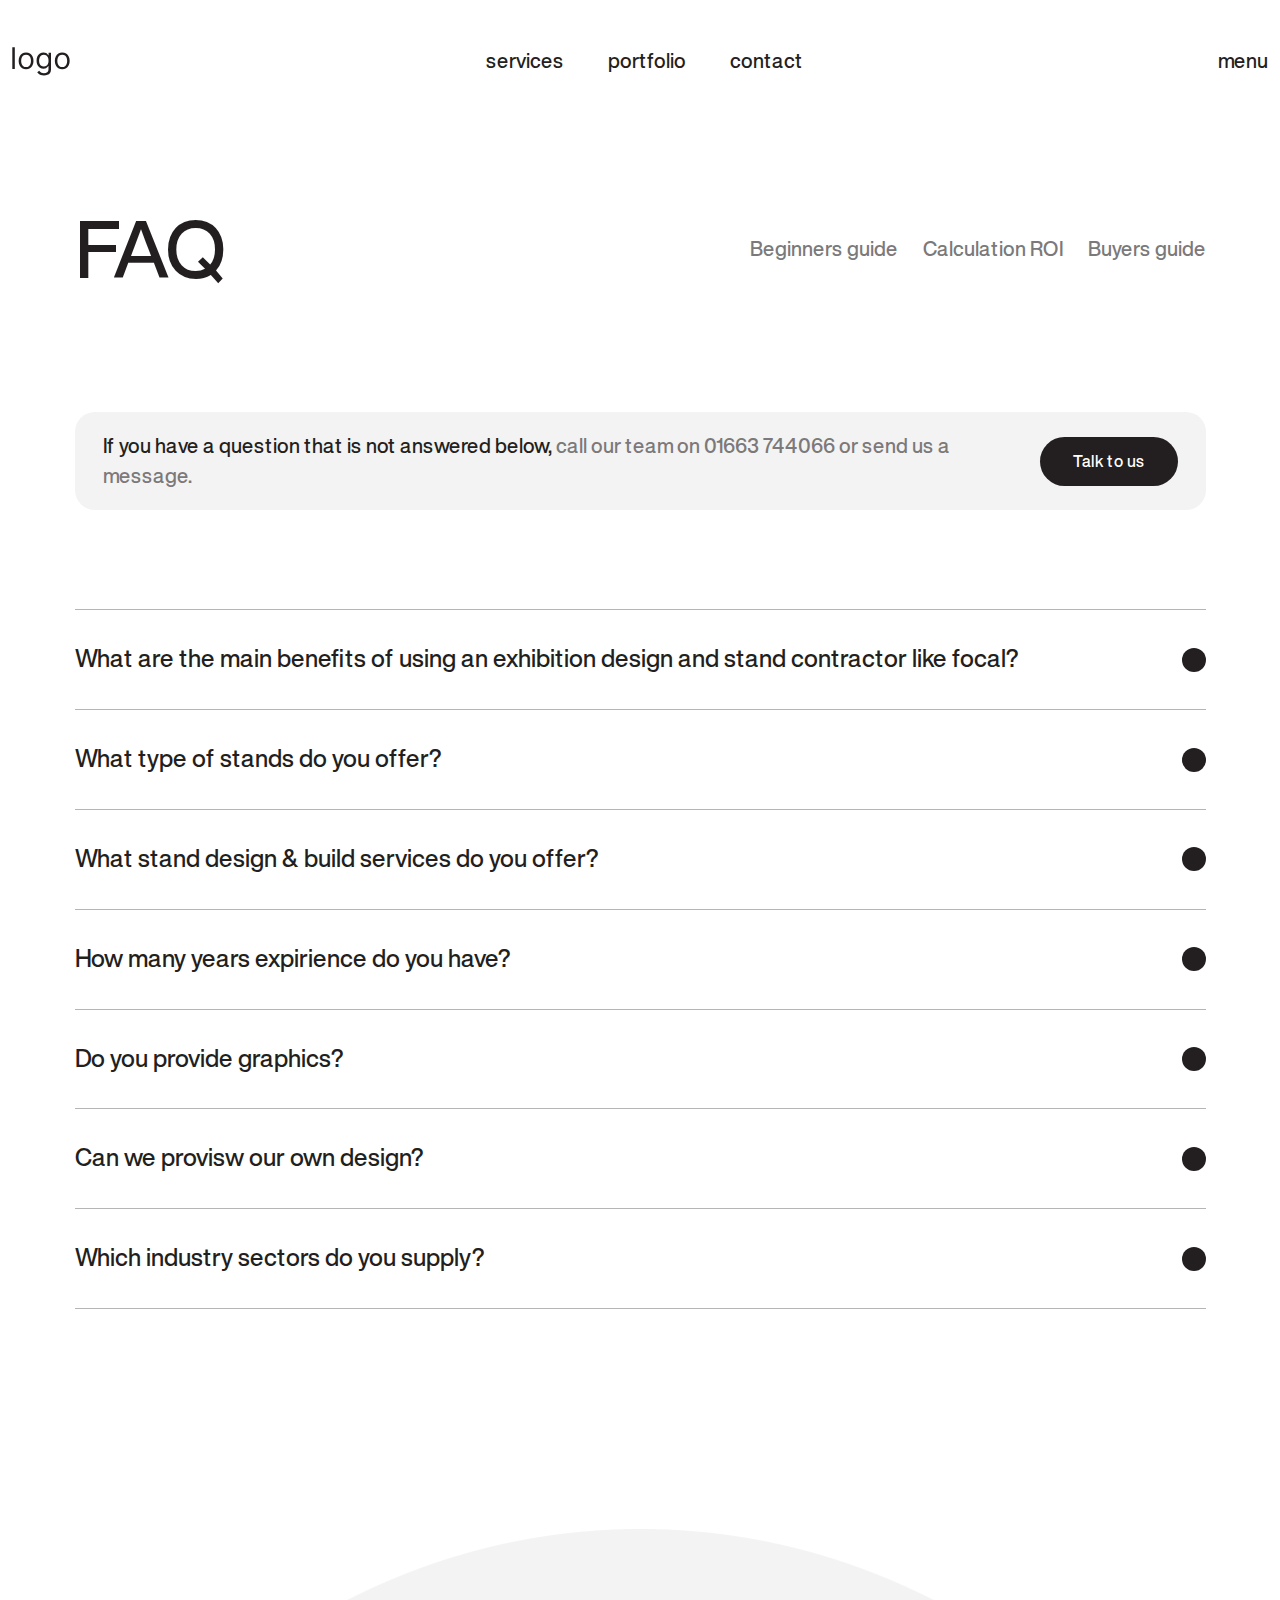
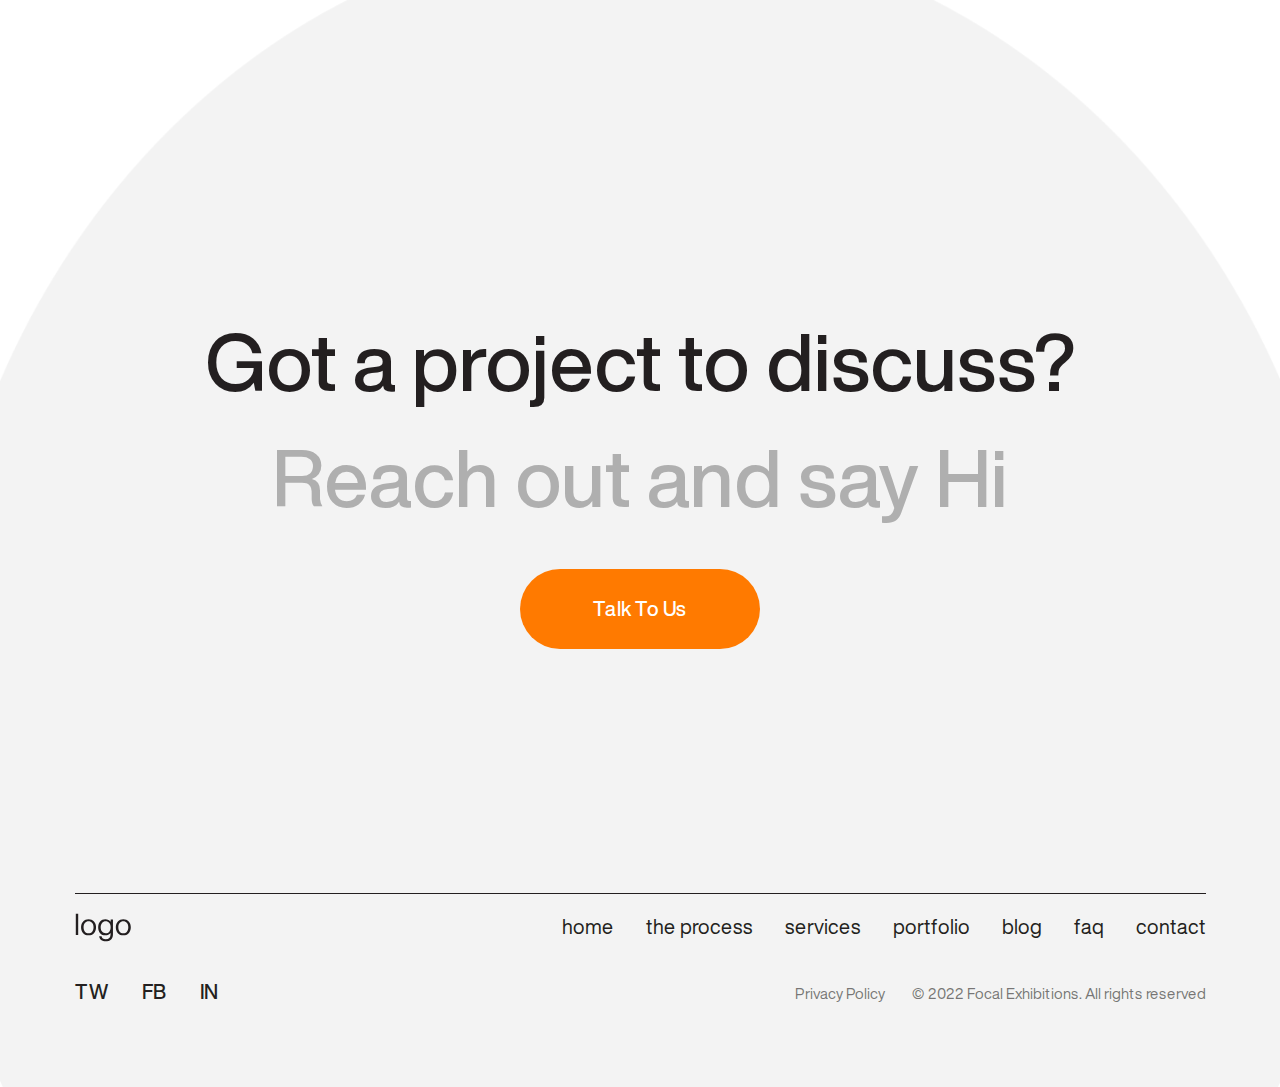
<file: faq.html>
<!DOCTYPE html>
<html lang="en">
<head>
	<meta charset="utf-8">
	<title>Focal Exhibitiions</title>
	<meta name="viewport" content="width=device-width, initial-scale=1, shrink-to-fit=no">
	<meta name="description" content="Site description will be here">
	<link rel="stylesheet" type="text/css" href="css/bootstrap.min.css">
	<link rel="stylesheet" type="text/css" href="css/owl.carousel.min.css">
	<link href="https://kit-pro.fontawesome.com/releases/v5.15.2/css/pro.min.css" rel="stylesheet">
	<link rel="stylesheet" href="css/default-edit.css">
	<link rel="stylesheet" type="text/css" href="style.css">
	<link rel="stylesheet" type="text/css" href="css/responsive.css">
	<!--End ALL STYLESHEET -->
</head>

<body>
	<!-- preloader -->
	<div id="preloader"></div>
	<!-- preloader-end -->
	<!-- main-wrap -->
	<div class="main-wrap">

		<!-- drop-menu -->
		<div class="drop-menu">
			<div class="drop-menu__in">
				<div class="container">
					<div class="drop-menu__inner">
	
						<div class="drop-menu__title">
							<a href="index.html" class="drop-menu__logo">
								<img src="images/drop-menu-logo.svg" alt="">
							</a>
							<a href="javascript:void(0)" class="drop-menu__closer drop-canvas-close" id="drop-menu-closer">
								<i class="fal fa-times"></i>
							</a>
						</div>
	
						<div class="drop-menu__main">
							<div class="drop-menu__left">
								<ul class="drop__main-menu">
									<li><a href="index.html">HOME</a></li>
									<li><a href="#">THE PROCESS</a></li>
									<li><a href="projects.html">SERVICES</a></li>
									<li><a href="#">PORTFOLIO</a></li>
									<li><a href="blog.html">BLOG</a></li>
									<li><a href="faq.html">FAQ</a></li>
									<li><a href="contact-us.html">CONTACT US</a></li>
								</ul>
							</div>
							<div class="drop-menu__right">
								<div class="drop-menu__social">
									<h4>SOCIAL</h4>
									<ul>
										<li><a href="#">TW</a></li>
										<li><a href="#">FB</a></li>
										<li><a href="#">IN</a></li>
									</ul>
								</div>
								<div class="drop-menu__r-cont">
									<h4 class="text-uppercase">United kingdom</h4>
									<p>3 Watchgate, Newby Road Industrial Estate, Hazel 
										<br>
										Grove, SK7 5DB</p>
								</div>
								<a href="#" class="drop-menu__r-ellipse-start">
									<p>Start Your Project</p>
								</a>
							</div>
						</div>
					</div>
				</div>
			</div>
		</div>
		<!-- drop-menu-end -->


		<!-- header-section -->
		<header class="header-section header-section--white header-section--static">
			<div class="header_in">
				<div class="container">
					<div class="header-section__inner">
						<a href="index.html" class="header-logo">
							<img src="images/logo-black.svg" alt="logo">
						</a>
	
						<div class="main-menu d-md-block d-none">
							<ul>
								<li><a href="projects.html">services</a></li>
								<li><a href="#">portfolio</a></li>
								<li><a href="contact-us.html">contact</a></li>
							</ul>
						</div>
	
						<div class="header-right">
							<a href="javascript:void(0)" class="drop-canvas-open">menu</a>
						</div>
					</div>
				</div>
			</div>
		</header><!--End header-section -->

		<!-- main -->
		<main>


			<!-- faq-section -->
			<section class="faq-section">
				<div class="container">
					<div class="faq-section__inner">

						<div class="faq-section__title">
							<h2 class="h2 mb-0">FAQ</h2>
							<ul class="px-fl-menu">
								<li><a href="#">Beginners guide</a></li>
								<li><a href="#">Calculation ROI</a></li>
								<li><a href="#">Buyers guide</a></li>
							</ul>
						</div>


						<div class="about-us__cta-lin white-theme faq__cta-line">
							<p><span class="bold">If you have a question that is not answered below, </span>  call our team on 01663 744066 or send us a message.</p>
							<a href="#" class="sm-button sm-button--dark button">Talk to us</a>
						</div>


						<!-- faqs-wrapper -->
						<div class="faqs-wrapper" id="faq-parent">
							<!-- single-faq -->
							<div class="single-faq">
								<a href="#" class="single-faq__title collapsed" data-bs-toggle="collapse" data-bs-target="#faq-1">
									<h3>What are the main benefits of using an exhibition design and stand contractor like focal?</h3>
									<div class="single-faq__title__ind"></div>
								</a>
								<div class="single-faq__collapsed collapse" id="faq-1" data-bs-parent="#faq-parent">
									<div class="single-faq__collapsed__inner">
										<div class="row">
											<div class="col-lg-7 ms-auto">
												<p>5 reasons – a comprehensive approach, 30+ years’ experience, key industry insights, dedicated project management and proven results.</p>
											</div>
										</div>
									</div>
								</div>
							</div>
							<!-- single-faq-end -->
							<!-- single-faq -->
							<div class="single-faq">
								<a href="#" class="single-faq__title collapsed" data-bs-toggle="collapse" data-bs-target="#faq-2">
									<h3>What type of stands do you offer?</h3>
									<div class="single-faq__title__ind"></div>
								</a>
								<div class="single-faq__collapsed collapse" id="faq-2" data-bs-parent="#faq-parent">
									<div class="single-faq__collapsed__inner">
										<div class="row">
											<div class="col-lg-7 ms-auto">
												<p>5 reasons – a comprehensive approach, 30+ years’ experience, key industry insights, dedicated project management and proven results.</p>
											</div>
										</div>
									</div>
								</div>
							</div>
							<!-- single-faq-end -->
							<!-- single-faq -->
							<div class="single-faq">
								<a href="#" class="single-faq__title collapsed" data-bs-toggle="collapse" data-bs-target="#faq-3">
									<h3>What stand design & build services do you offer?</h3>
									<div class="single-faq__title__ind"></div>
								</a>
								<div class="single-faq__collapsed collapse" id="faq-3" data-bs-parent="#faq-parent">
									<div class="single-faq__collapsed__inner">
										<div class="row">
											<div class="col-lg-7 ms-auto">
												<p>5 reasons – a comprehensive approach, 30+ years’ experience, key industry insights, dedicated project management and proven results.</p>
											</div>
										</div>
									</div>
								</div>
							</div>
							<!-- single-faq-end -->
							<!-- single-faq -->
							<div class="single-faq">
								<a href="#" class="single-faq__title collapsed" data-bs-toggle="collapse" data-bs-target="#faq-4">
									<h3>How many years expirience do you have?</h3>
									<div class="single-faq__title__ind"></div>
								</a>
								<div class="single-faq__collapsed collapse" id="faq-4" data-bs-parent="#faq-parent">
									<div class="single-faq__collapsed__inner">
										<div class="row">
											<div class="col-lg-7 ms-auto">
												<p>5 reasons – a comprehensive approach, 30+ years’ experience, key industry insights, dedicated project management and proven results.</p>
											</div>
										</div>
									</div>
								</div>
							</div>
							<!-- single-faq-end -->
							<!-- single-faq -->
							<div class="single-faq">
								<a href="#" class="single-faq__title collapsed" data-bs-toggle="collapse" data-bs-target="#faq-5">
									<h3>Do you provide graphics?</h3>
									<div class="single-faq__title__ind"></div>
								</a>
								<div class="single-faq__collapsed collapse" id="faq-5" data-bs-parent="#faq-parent">
									<div class="single-faq__collapsed__inner">
										<div class="row">
											<div class="col-lg-7 ms-auto">
												<p>5 reasons – a comprehensive approach, 30+ years’ experience, key industry insights, dedicated project management and proven results.</p>
											</div>
										</div>
									</div>
								</div>
							</div>
							<!-- single-faq-end -->
							<!-- single-faq -->
							<div class="single-faq">
								<a href="#" class="single-faq__title collapsed" data-bs-toggle="collapse" data-bs-target="#faq-6">
									<h3>Can we provisw our own design?</h3>
									<div class="single-faq__title__ind"></div>
								</a>
								<div class="single-faq__collapsed collapse" id="faq-6" data-bs-parent="#faq-parent">
									<div class="single-faq__collapsed__inner">
										<div class="row">
											<div class="col-lg-7 ms-auto">
												<p>5 reasons – a comprehensive approach, 30+ years’ experience, key industry insights, dedicated project management and proven results.</p>
											</div>
										</div>
									</div>
								</div>
							</div>
							<!-- single-faq-end -->
							<!-- single-faq -->
							<div class="single-faq">
								<a href="#" class="single-faq__title collapsed" data-bs-toggle="collapse" data-bs-target="#faq-7">
									<h3>Which industry sectors do you supply?</h3>
									<div class="single-faq__title__ind"></div>
								</a>
								<div class="single-faq__collapsed collapse" id="faq-7" data-bs-parent="#faq-parent">
									<div class="single-faq__collapsed__inner">
										<div class="row">
											<div class="col-lg-7 ms-auto">
												<p>5 reasons – a comprehensive approach, 30+ years’ experience, key industry insights, dedicated project management and proven results.</p>
											</div>
										</div>
									</div>
								</div>
							</div>
							<!-- single-faq-end -->
						</div>
						<!-- faqs-wrapper-end -->

					</div>
				</div>
			</section>
			<!-- faq-section-end -->


		</main><!-- main end -->

		<!-- footer-section -->
		<footer class="footer-section">
			<div class="container">
				<div class="footer-section__inner">
					<div class="footer__top-cta cont-blk cont-blk--center">
						<h2 class="h2 text-normal">
							Got a project to discuss? 
							<br>
							<span class="txt-dm">Reach out and say Hi</span>
						</h2>
						<a href="#" class="bottom-button default-button default-button--theme1">Talk To Us</a>
					</div>

					<div class="footer__main">
						<div class="footer__main__tp">
							<a href="index.html" class="footer-logo">
								<img src="images/footer-logo.svg" alt="">
							</a>
							<ul class="f-menu">
								<li><a href="#">home</a></li>
								<li><a href="#">the process</a></li>
								<li><a href="#">services</a></li>
								<li><a href="#">portfolio</a></li>
								<li><a href="#">blog</a></li>
								<li><a href="#">faq</a></li>
								<li><a href="#">contact</a></li>
							</ul>
						</div>
						<div class="footer__main__bt">
							<ul class="fs-menu">
								<li><a href="#">TW</a></li>
								<li><a href="#">FB</a></li>
								<li><a href="#">IN</a></li>
							</ul>
							<ul class="fl-menu">
								<li><a href="#">Privacy Policy</a></li>
								<li><a href="#">&copy; 2022 Focal Exhibitions. All rights reserved</a></li>
							</ul>
						</div>
					</div>
				</div>
			</div>
		</footer><!--End footer-section -->
	</div><!-- main-wrap -->
	


	<!-- js -->
	<script src="js/jquery-3.6.0.min.js"></script>
	<script src="js/bootstrap.bundle.min.js"></script>
	<script src="js/jquery.scrollUp.min.js"></script>
	<script src="js/owl.carousel.min.js"></script>
	<script src="js/main.js"></script>
	<!-- End All Js -->
	

</body>
</html>
</file>
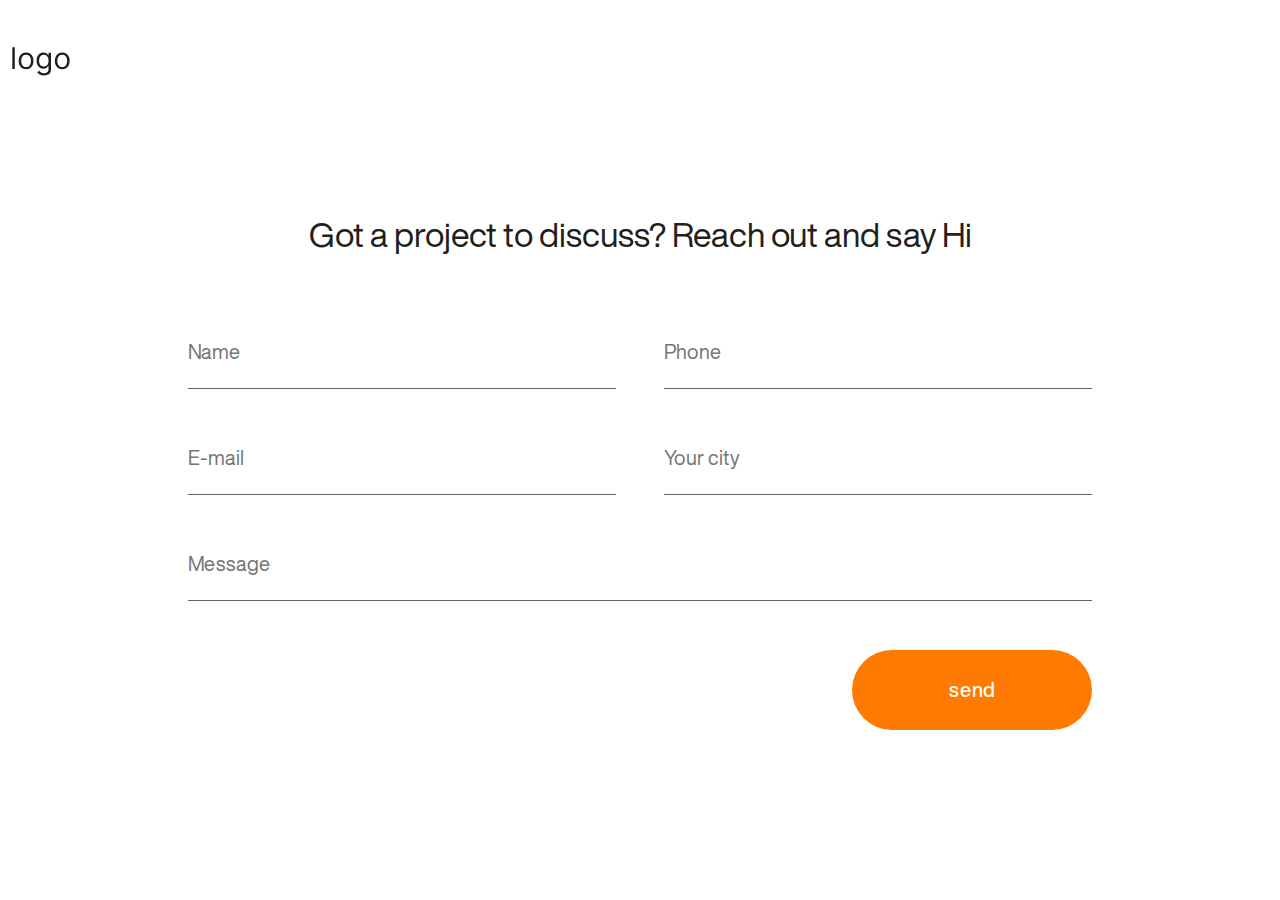
<file: form.html>
<!DOCTYPE html>
<html lang="en">
<head>
	<meta charset="utf-8">
	<title>Focal Exhibitiions</title>
	<meta name="viewport" content="width=device-width, initial-scale=1, shrink-to-fit=no">
	<meta name="description" content="Site description will be here">
	<link rel="stylesheet" type="text/css" href="css/bootstrap.min.css">
	<link rel="stylesheet" type="text/css" href="css/owl.carousel.min.css">
	<link href="https://kit-pro.fontawesome.com/releases/v5.15.2/css/pro.min.css" rel="stylesheet">
	<link rel="stylesheet" href="css/default-edit.css">
	<link rel="stylesheet" type="text/css" href="style.css">
	<link rel="stylesheet" type="text/css" href="css/responsive.css">
	<!--End ALL STYLESHEET -->
</head>

<body>
	<!-- preloader -->
	<div id="preloader"></div>
	<!-- preloader-end -->
	<!-- main-wrap -->
	<div class="main-wrap">

		<!-- drop-menu -->
		<div class="drop-menu">
			<div class="drop-menu__in">
				<div class="container">
					<div class="drop-menu__inner">
	
						<div class="drop-menu__title">
							<a href="index.html" class="drop-menu__logo">
								<img src="images/drop-menu-logo.svg" alt="">
							</a>
							<a href="javascript:void(0)" class="drop-menu__closer drop-canvas-close" id="drop-menu-closer">
								<i class="fal fa-times"></i>
							</a>
						</div>
	
						<div class="drop-menu__main">
							<div class="drop-menu__left">
								<ul class="drop__main-menu">
									<li><a href="index.html">HOME</a></li>
									<li><a href="#">THE PROCESS</a></li>
									<li><a href="projects.html">SERVICES</a></li>
									<li><a href="#">PORTFOLIO</a></li>
									<li><a href="blog.html">BLOG</a></li>
									<li><a href="faq.html">FAQ</a></li>
									<li><a href="contact-us.html">CONTACT US</a></li>
								</ul>
							</div>
							<div class="drop-menu__right">
								<div class="drop-menu__social">
									<h4>SOCIAL</h4>
									<ul>
										<li><a href="#">TW</a></li>
										<li><a href="#">FB</a></li>
										<li><a href="#">IN</a></li>
									</ul>
								</div>
								<div class="drop-menu__r-cont">
									<h4 class="text-uppercase">United kingdom</h4>
									<p>3 Watchgate, Newby Road Industrial Estate, Hazel 
										<br>
										Grove, SK7 5DB</p>
								</div>
								<div class="drop-menu__r-ellipse-start">
									<p>Start Your Project</p>
								</div>
							</div>
						</div>
					</div>
				</div>
			</div>
		</div>
		<!-- drop-menu-end -->


		<!-- header-section -->
		<header class="header-section header-section--white header-section--static">
			<div class="header_in">
				<div class="container">
					<div class="header-section__inner">
						<a href="index.html" class="header-logo">
							<img src="images/logo-black.svg" alt="logo">
						</a>
	
	
						<div class="header-right">
							<a href="index.html" class="from-page-close">
								<i class="fal fa-times"></i>
							</a>
						</div>
					</div>
				</div>
			</div>
		</header><!--End header-section -->

		<!-- main -->
		<main>


			<!-- form-section -->
			<section class="form-section">
				<div class="container">
					<div class="form-section__inner">
						
						<div class="form-x">
							<div class="form-x__title">
								<h3 class="h3">Got a project to discuss? <br class="d-sm-none d-block"> Reach out and say Hi</h3>
							</div>
							<div class="form-x__main row gx-xl-5">
								<div class="col-md-6">
									<div class="single-input-x">
										<input type="text" class="input-x" placeholder="Name">
									</div>
								</div>
								<div class="col-md-6">
									<div class="single-input-x">
										<input type="text" class="input-x" placeholder="Phone">
									</div>
								</div>
								<div class="col-md-6">
									<div class="single-input-x">
										<input type="text" class="input-x" placeholder="E-mail">
									</div>
								</div>
								<div class="col-md-6">
									<div class="single-input-x">
										<input type="text" class="input-x" placeholder="Your city">
									</div>
								</div>
								<div class="col-md-12">
									<div class="single-input-x">
										<input type="text" class="input-x" placeholder="Message">
									</div>
								</div>
								<div class="col-md-12">
									<div class="d-flex justify-content-sm-end justify-content-center pt-3">
										<a href="#" class="default-button default-button--theme1">send</a>
									</div>
								</div>
							</div>
						</div>

					</div>
				</div>
			</section>
			<!-- form-section-end -->


		</main><!-- main end -->

	</div><!-- main-wrap -->
	


	<!-- js -->
	<script src="js/jquery-3.6.0.min.js"></script>
	<script src="js/bootstrap.bundle.min.js"></script>
	<script src="js/jquery.scrollUp.min.js"></script>
	<script src="js/owl.carousel.min.js"></script>
	<script src="js/main.js"></script>
	<!-- End All Js -->
	

</body>
</html>
</file>
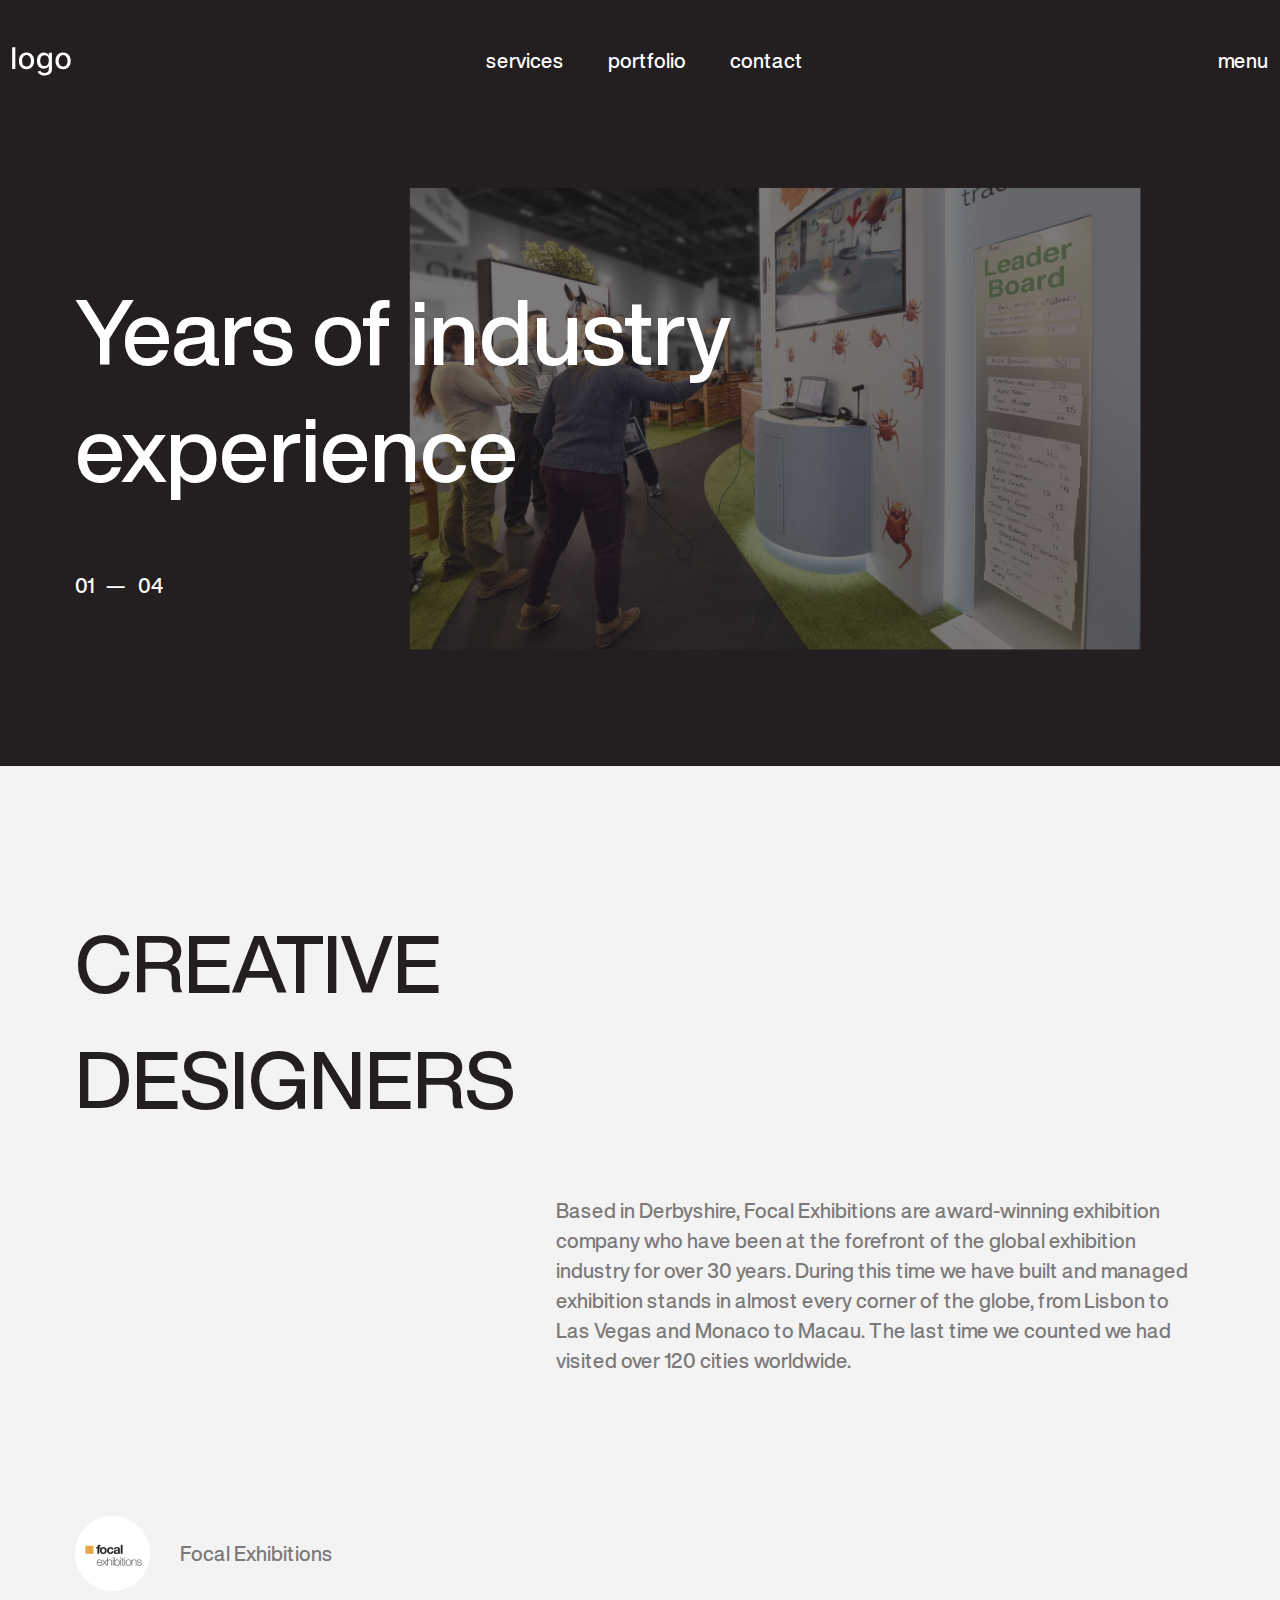
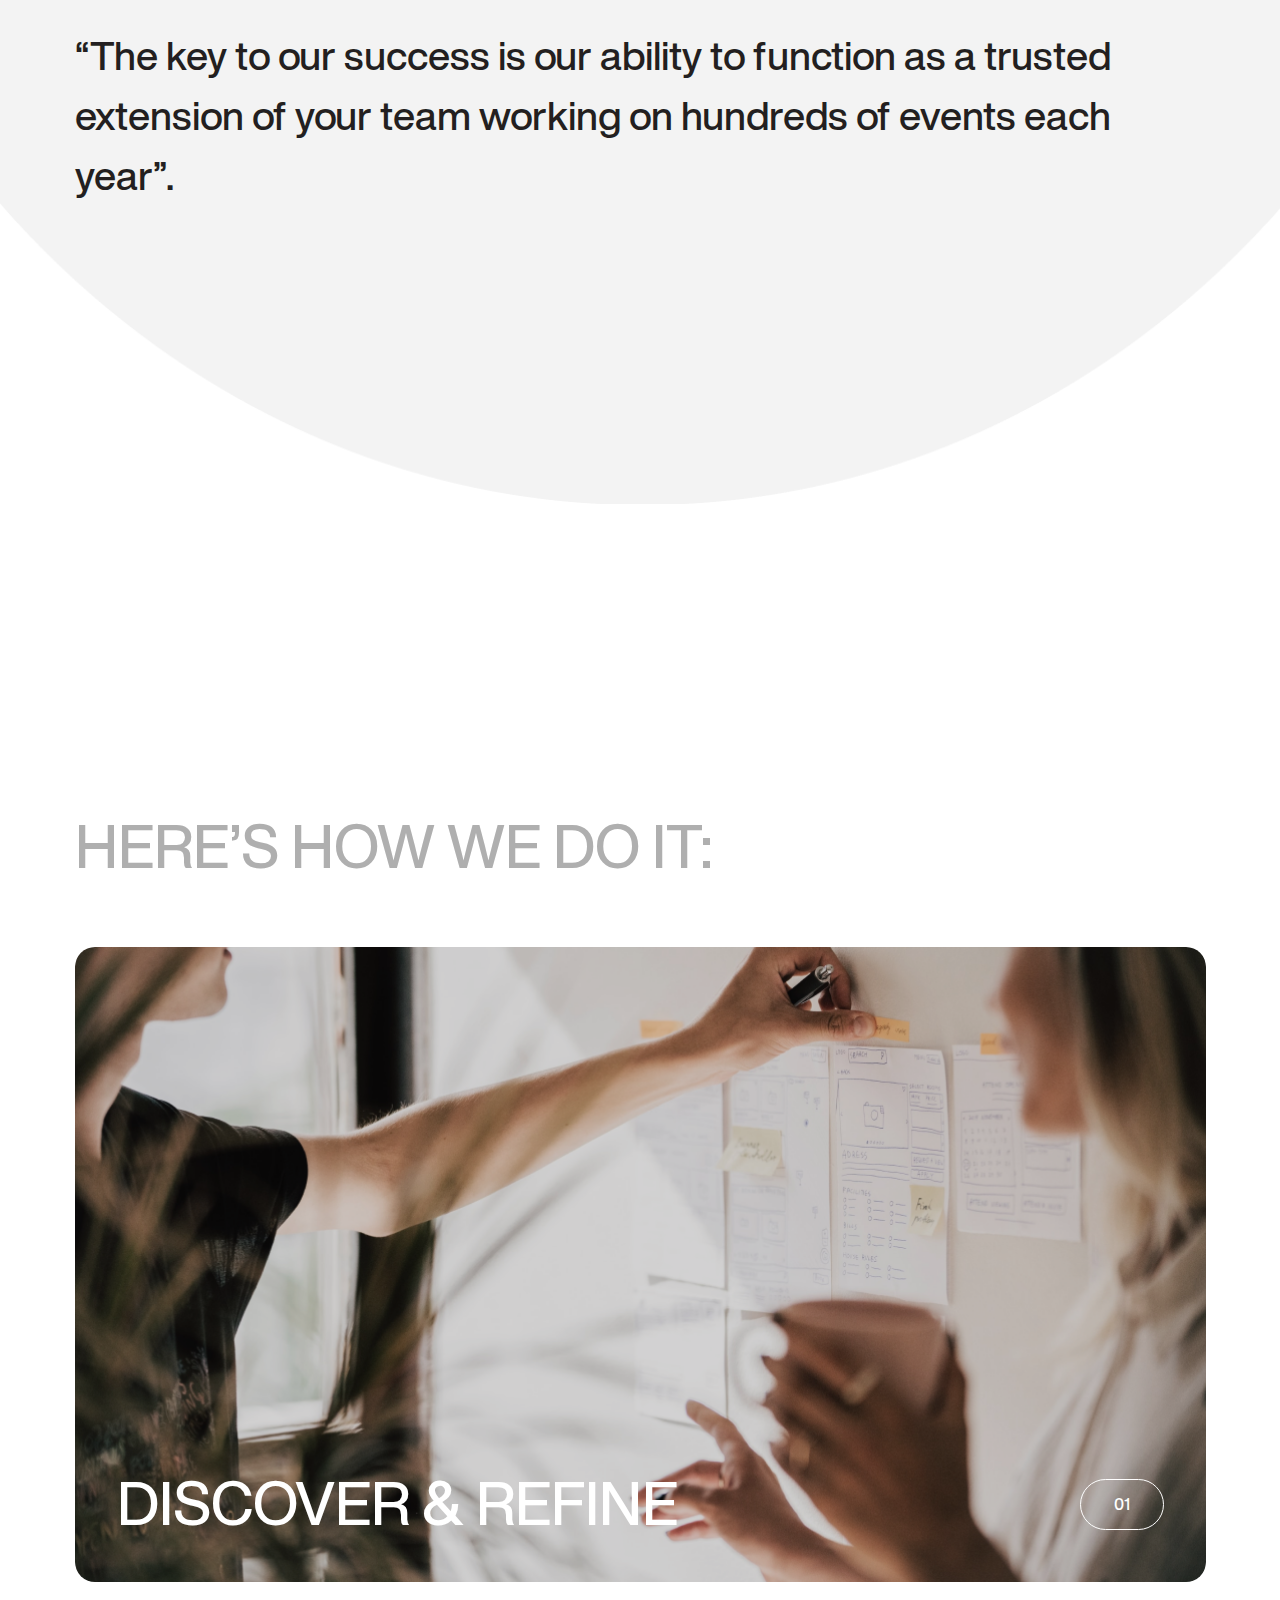
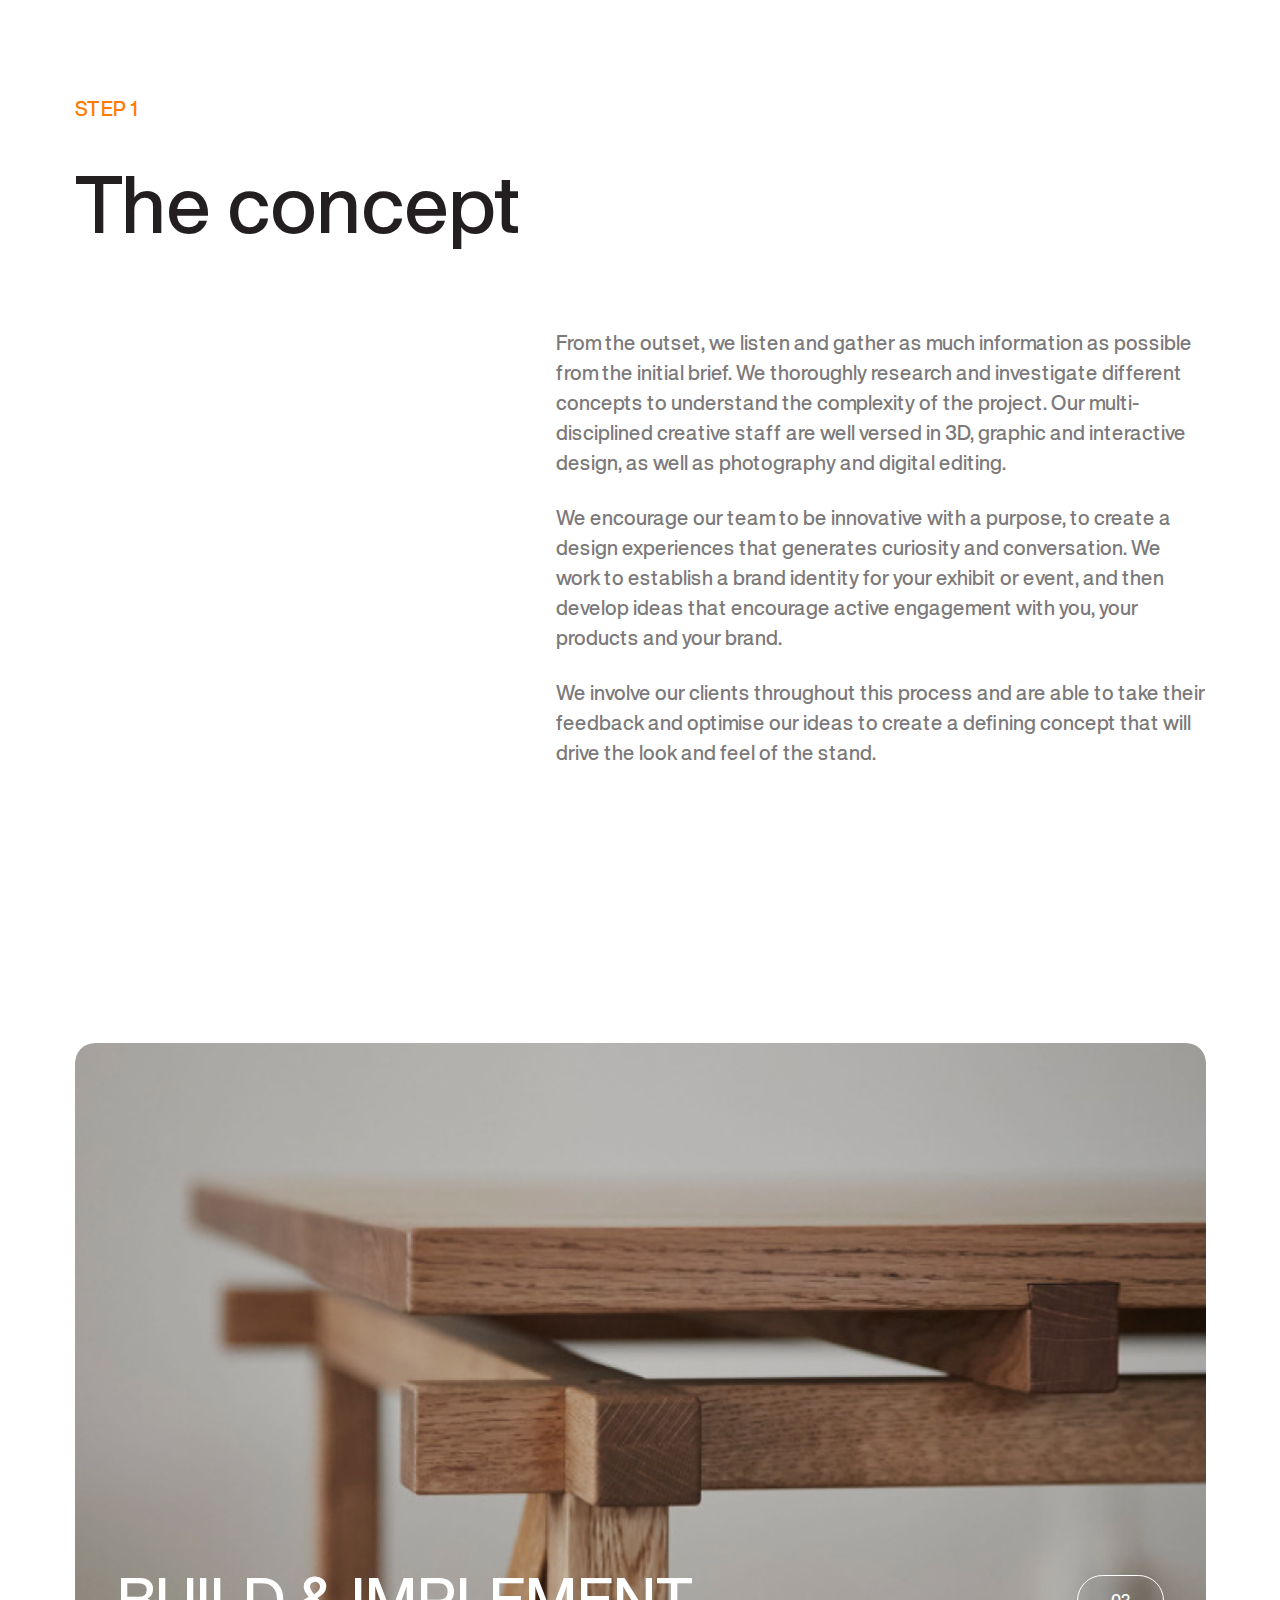
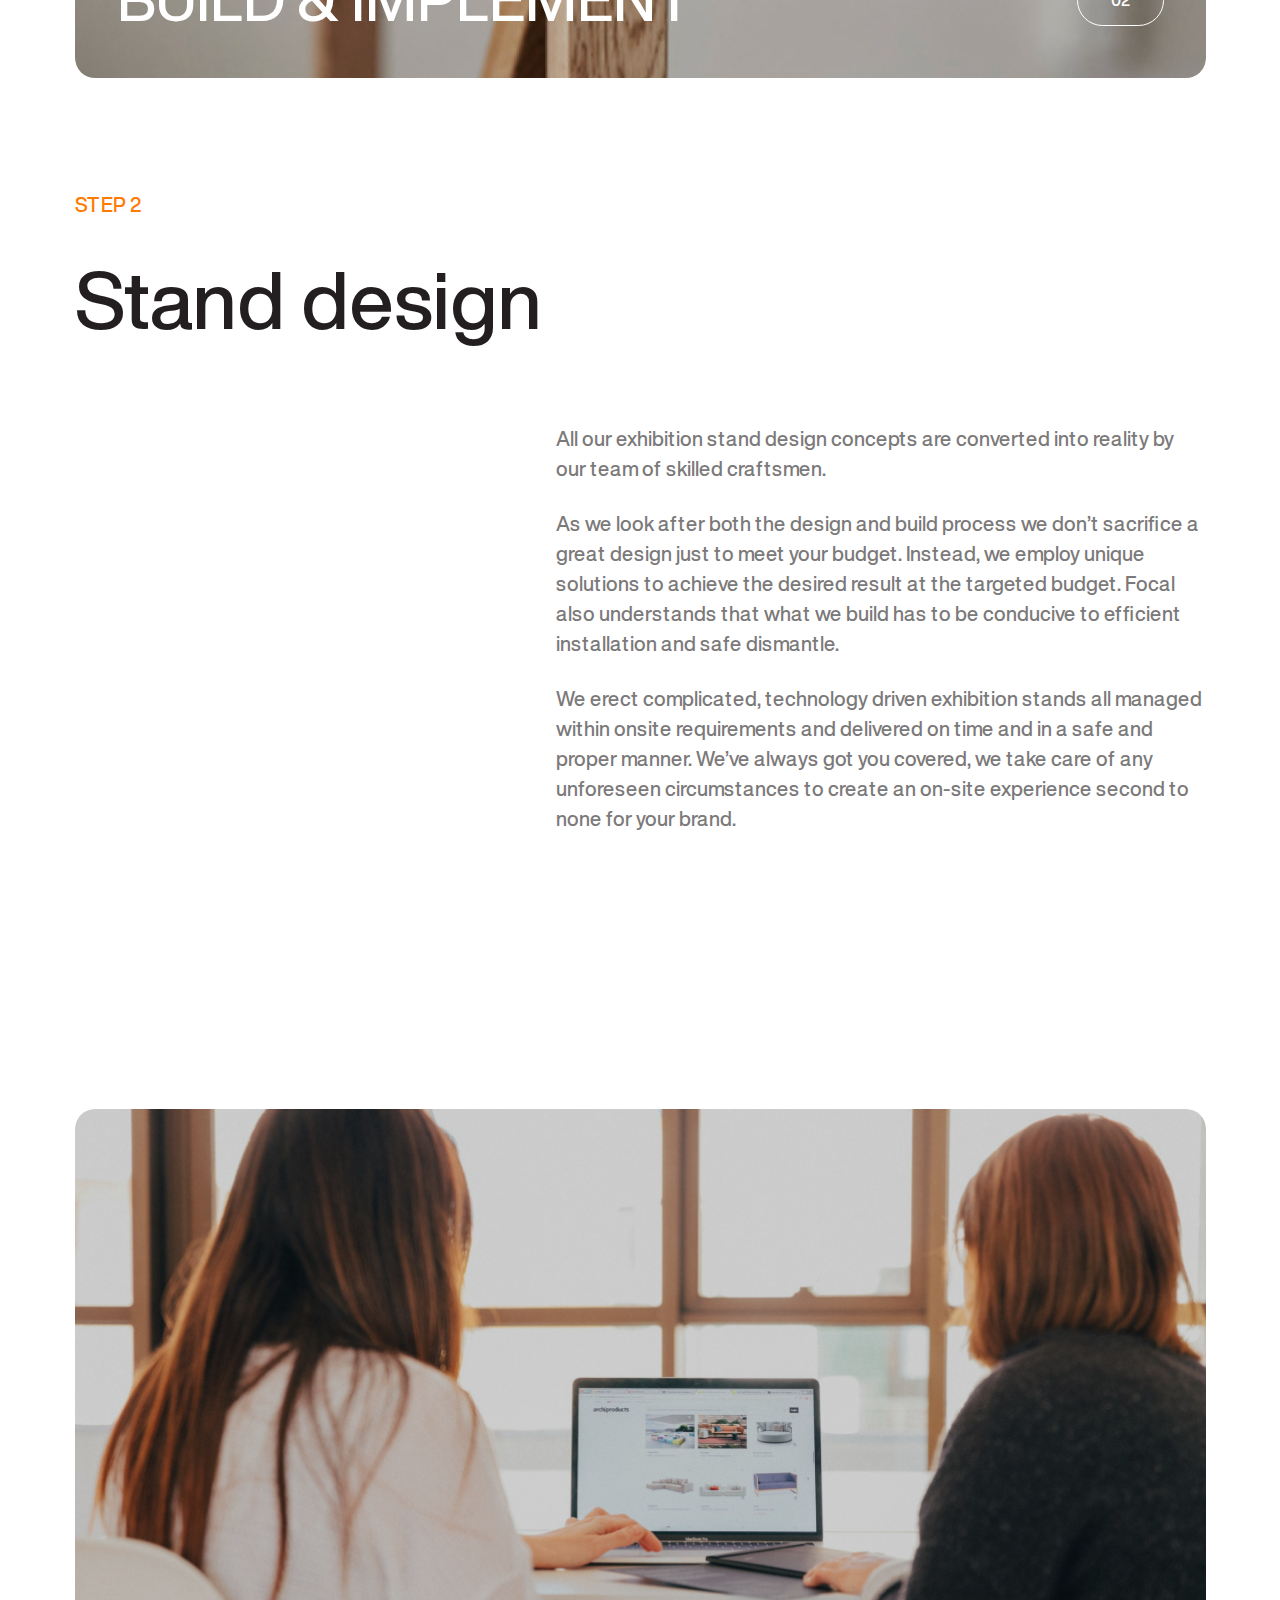
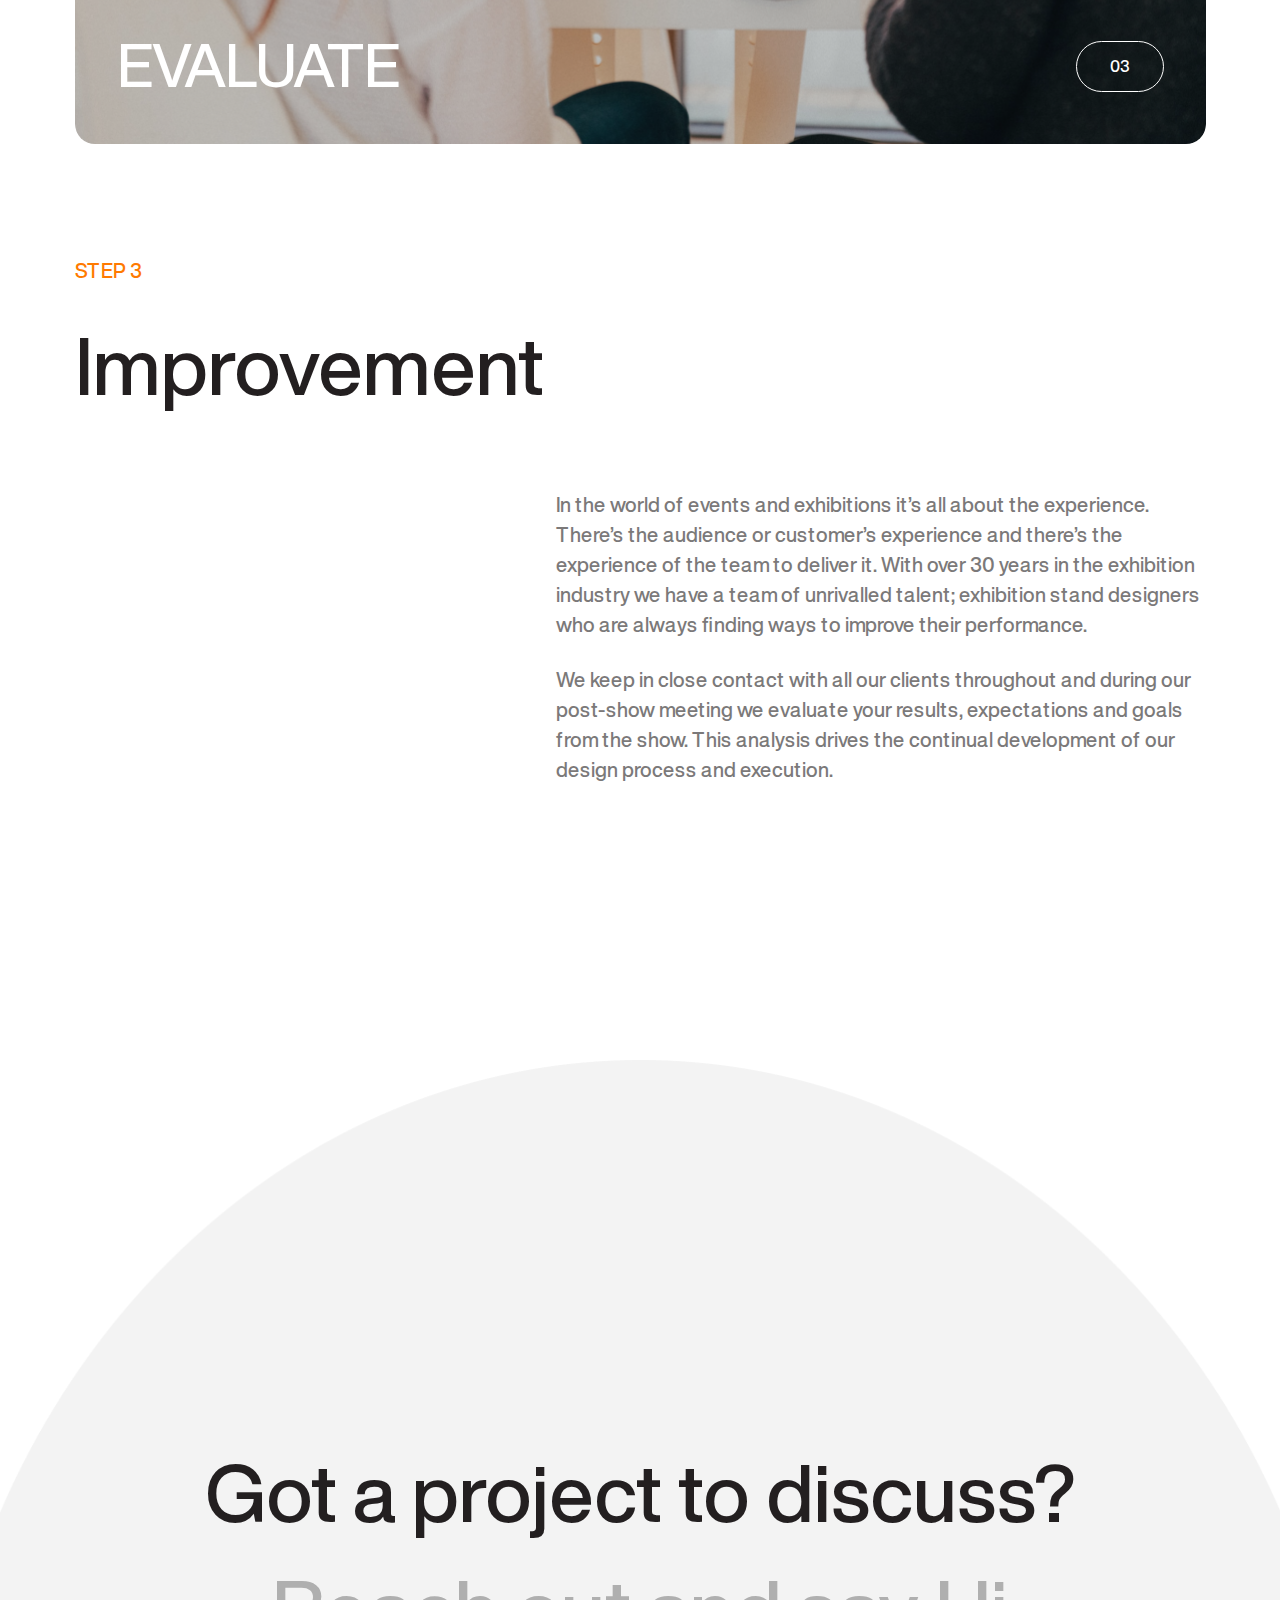
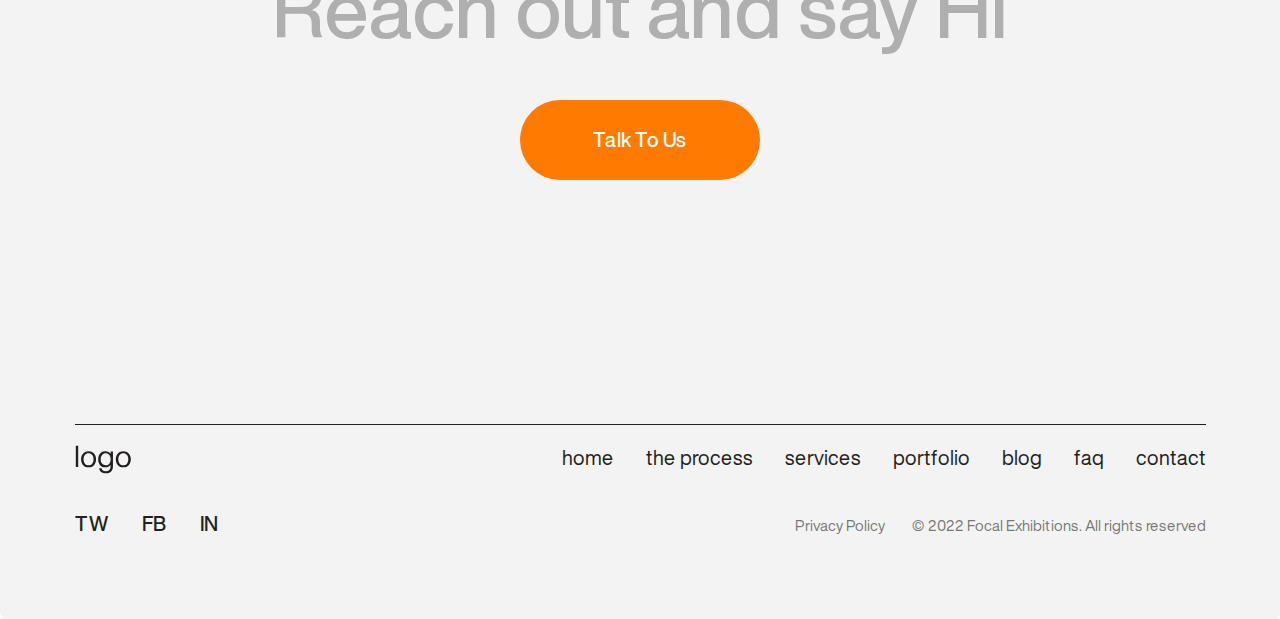
<file: process.html>
<!DOCTYPE html>
<html lang="en">
<head>
	<meta charset="utf-8">
	<title>Focal Exhibitiions</title>
	<meta name="viewport" content="width=device-width, initial-scale=1, shrink-to-fit=no">
	<meta name="description" content="Site description will be here">
	<link rel="stylesheet" type="text/css" href="css/bootstrap.min.css">
	<link rel="stylesheet" type="text/css" href="css/owl.carousel.min.css">
	<link rel="stylesheet" type="text/css" href="css/magnific-popup.css">
	<link href="https://kit-pro.fontawesome.com/releases/v5.15.2/css/pro.min.css" rel="stylesheet">
	<link rel="stylesheet" href="css/default-edit.css">
	<link rel="stylesheet" type="text/css" href="style.css">
	<link rel="stylesheet" type="text/css" href="css/responsive.css">
	<!--End ALL STYLESHEET -->
</head>

<body>
	<!-- preloader -->
	<div id="preloader"></div>
	<!-- preloader-end -->
	<!-- main-wrap -->
	<div class="main-wrap">

		<!-- drop-menu -->
		<div class="drop-menu">
			<div class="drop-menu__in">
				<div class="container">
					<div class="drop-menu__inner">
	
						<div class="drop-menu__title">
							<a href="index.html" class="drop-menu__logo">
								<img src="images/drop-menu-logo.svg" alt="">
							</a>
							<a href="javascript:void(0)" class="drop-menu__closer drop-canvas-close" id="drop-menu-closer">
								<i class="fal fa-times"></i>
							</a>
						</div>
	
						<div class="drop-menu__main">
							<div class="drop-menu__left">
								<ul class="drop__main-menu">
									<li><a href="index.html">HOME</a></li>
									<li><a href="#">THE PROCESS</a></li>
									<li><a href="projects.html">SERVICES</a></li>
									<li><a href="#">PORTFOLIO</a></li>
									<li><a href="blog.html">BLOG</a></li>
									<li><a href="faq.html">FAQ</a></li>
									<li><a href="contact-us.html">CONTACT US</a></li>
								</ul>
							</div>
							<div class="drop-menu__right">
								<div class="drop-menu__social">
									<h4>SOCIAL</h4>
									<ul>
										<li><a href="#">TW</a></li>
										<li><a href="#">FB</a></li>
										<li><a href="#">IN</a></li>
									</ul>
								</div>
								<div class="drop-menu__r-cont">
									<h4 class="text-uppercase">United kingdom</h4>
									<p>3 Watchgate, Newby Road Industrial Estate, Hazel 
										<br>
										Grove, SK7 5DB</p>
								</div>
								<a href="#" class="drop-menu__r-ellipse-start">
									<p>Start Your Project</p>
								</a>
							</div>
						</div>
					</div>
				</div>
			</div>
		</div>
		<!-- drop-menu-end -->


		<!-- header-section -->
		<header class="header-section">
			<div class="header_in">
				<div class="container">
					<div class="header-section__inner">
						<a href="index.html" class="header-logo">
							<img src="images/logo.svg" alt="logo">
						</a>
	
						<div class="main-menu d-md-block d-none">
							<ul>
								<li><a href="projects.html">services</a></li>
								<li><a href="#">portfolio</a></li>
								<li><a href="contact-us.html">contact</a></li>
							</ul>
						</div>
	
						<div class="header-right">
							<a href="javascript:void(0)" class="drop-canvas-open">menu</a>
						</div>
					</div>
				</div>
			</div>
		</header><!--End header-section -->

		<!-- main -->
		<main>
			<!-- hero-section -->
			<section class="hero-section" style="background: url('images/process-hero.png') no-repeat center center/contain, #231F20;">
				<div class="container">
					<div class="hero-section__inner">
						<div class="hero__content text-left mx-0">
							<h1 class="h1">Years of industry 
								<br class="d-md-block d-none">
								experience</h1>
							<div class="hero__content__bt">
								<p class="hero__content-number">
									01  &nbsp;&nbsp;&#8212;&nbsp;&nbsp; 04
								</p>
							</div>
						</div>
					</div>
				</div>
			</section><!-- hero-section end -->

			
			<!-- about-clip-section -->
			<section class="about-clip-section about-clip-section--2nd">
				<div class="container">
					<div class="about-clip-section__inner">

						<div class="about-clip__content">
							<div class="sec-title">
								<h2 class="h2">CREATIVE <br> DESIGNers</h2>
							</div>
							<div class="row sec-main-row about-clip-section--2nd-ttl">
								<div class="col-lg-7 sec-main-row__inner ms-auto">
									<div class="cont-blk">
										<p>Based in Derbyshire, Focal Exhibitions are award-winning exhibition company who have been at the forefront of the global exhibition industry for over 30 years. During this time we have built and managed exhibition stands in almost every corner of the globe, from Lisbon to Las Vegas and Monaco to Macau. The last time we counted we had visited over 120 cities worldwide.</p>
									</div>
								</div>
							</div>
							<div class="about-clip__auth">
								<div class="image">
									<img src="images/about-clip-auth.png" alt="">
								</div>
								<h4>Focal Exhibitions</h4>
							</div>
							<h3>“The key to our success is our ability to function as a trusted extension of your team working on hundreds of events each year”.</h3>
						</div>

					</div>
				</div>
			</section>
			<!-- about-clip-section-end -->


			<!-- hwd-section -->
			<section class="hwd-section pb-0">
				<div class="container">
					<div class="hwd-section__inner">

						<div class="sec-title hwd-section__title">
							<h2 class="h2-c">
								<span class="txt-dm">Here’s how we do it:</span>
							</h2>
						</div>

						<div class="hwd__ic-wrap">
							<div class="hwd-card" style="background: url('images/hwd-card-1.png');">
								<div class="hwd-card__content">
									<div class="hwd-card__content__left">
										<h3>DISCOVER & REFINE</h3>
									</div>
									<div class="hwd-card__content__right">
										<a href="#" class="button sm-button sm-button--bordered--white button">01</a>
									</div>
								</div>
							</div>
						</div>

						<div class="hwd__tc-wrap">
							<div class="sec-title cont-blk">
								<h5 class="h5 color-theme1">STEP 1</h5>
								<h2 class="h2 text-normal">The concept</h2>
							</div>
							<div class="row sec-main-row">
								<div class="col-lg-7 sec-main-row__inner ms-auto">
									<div class="cont-blk">
										<p>From the outset, we listen and gather as much information as possible from the initial brief. We thoroughly research and investigate different concepts to understand the complexity of the project. Our multi-disciplined creative staff are well versed in 3D, graphic and interactive design, as well as photography and digital editing.</p>
										<p>We encourage our team to be innovative with a purpose, to create a design experiences that generates curiosity and conversation. We work to establish a brand identity for your exhibit or event, and then develop ideas that encourage active engagement with you, your products and your brand.</p>
										<p>We involve our clients throughout this process and are able to take their feedback and optimise our ideas to create a defining concept that will drive the look and feel of the stand.</p>
									</div>
								</div>
							</div>
						</div>

						<!--  -->

						<div class="hwd__ic-wrap">
							<div class="hwd-card" style="background: url('images/hwd-card-2.png');">
								<div class="hwd-card__content">
									<div class="hwd-card__content__left">
										<h3>BUILD & IMPLEMENT</h3>
									</div>
									<div class="hwd-card__content__right">
										<a href="#" class="button sm-button sm-button--bordered--white button">02</a>
									</div>
								</div>
							</div>
						</div>

						<div class="hwd__tc-wrap">
							<div class="sec-title cont-blk">
								<h5 class="h5 color-theme1">STEP 2</h5>
								<h2 class="h2 text-normal">Stand design</h2>
							</div>
							<div class="row sec-main-row">
								<div class="col-lg-7 sec-main-row__inner ms-auto">
									<div class="cont-blk">
										<p>All our exhibition stand design concepts are converted into reality by our team of skilled craftsmen.</p>
										<p>As we look after both the design and build process we don’t sacrifice a great design just to meet your budget. Instead, we employ unique solutions to achieve the desired result at the targeted budget. Focal also understands that what we build has to be conducive to efficient installation and safe dismantle.</p>
										<p>We erect complicated, technology driven exhibition stands all managed within onsite requirements and delivered on time and in a safe and proper manner. We’ve always got you covered, we take care of any unforeseen circumstances to create an on-site experience second to none for your brand.</p>
									</div>
								</div>
							</div>
						</div>


						<!--  -->


						<div class="hwd__ic-wrap">
							<div class="hwd-card" style="background: url('images/hwd-card-3.png');">
								<div class="hwd-card__content">
									<div class="hwd-card__content__left">
										<h3>EVALUATE</h3>
									</div>
									<div class="hwd-card__content__right">
										<a href="#" class="button sm-button sm-button--bordered--white button">03</a>
									</div>
								</div>
							</div>
						</div>

						<div class="hwd__tc-wrap">
							<div class="sec-title cont-blk">
								<h5 class="h5 color-theme1">STEP 3</h5>
								<h2 class="h2 text-normal">Improvement</h2>
							</div>
							<div class="row sec-main-row">
								<div class="col-lg-7 sec-main-row__inner ms-auto">
									<div class="cont-blk">
										<p>In the world of events and exhibitions it’s all about the experience. There’s the audience or customer’s experience and there’s the experience of the team to deliver it. With over 30 years in the exhibition industry we have a team of unrivalled talent; exhibition stand designers who are always finding ways to improve their performance.</p>
										<p>We keep in close contact with all our clients throughout and during our post-show meeting we evaluate your results, expectations and goals from the show. This analysis drives the continual development of our design process and execution.</p>
									</div>
								</div>
							</div>
						</div>

					</div>
				</div>
			</section>
			<!-- hwd-section-end -->


		</main><!-- main end -->

		<!-- footer-section -->
		<footer class="footer-section">
			<div class="container">
				<div class="footer-section__inner">
					<div class="footer__top-cta cont-blk cont-blk--center">
						<h2 class="h2 text-normal">
							Got a project to discuss? 
							<br>
							<span class="txt-dm">Reach out and say Hi</span>
						</h2>
						<a href="#" class="bottom-button default-button default-button--theme1">Talk To Us</a>
					</div>

					<div class="footer__main">
						<div class="footer__main__tp">
							<a href="index.html" class="footer-logo">
								<img src="images/footer-logo.svg" alt="">
							</a>
							<ul class="f-menu">
								<li><a href="#">home</a></li>
								<li><a href="#">the process</a></li>
								<li><a href="#">services</a></li>
								<li><a href="#">portfolio</a></li>
								<li><a href="#">blog</a></li>
								<li><a href="#">faq</a></li>
								<li><a href="#">contact</a></li>
							</ul>
						</div>
						<div class="footer__main__bt">
							<ul class="fs-menu">
								<li><a href="#">TW</a></li>
								<li><a href="#">FB</a></li>
								<li><a href="#">IN</a></li>
							</ul>
							<ul class="fl-menu">
								<li><a href="#">Privacy Policy</a></li>
								<li><a href="#">&copy; 2022 Focal Exhibitions. All rights reserved</a></li>
							</ul>
						</div>
					</div>
				</div>
			</div>
		</footer><!--End footer-section -->
	</div><!-- main-wrap -->
	


	<!-- js -->
	<script src="js/jquery-3.6.0.min.js"></script>
	<script src="js/bootstrap.bundle.min.js"></script>
	<script src="js/jquery.scrollUp.min.js"></script>
	<script src="js/owl.carousel.min.js"></script>
	<script src="js/jquery.magnific-popup.min.js"></script>
	<script>
		//magnificPopup
		$('.popup-img').magnificPopup({
          type: 'image'
        });
        $('.popup-video').magnificPopup({
        type: 'iframe'
        });
        // magnific-popup-img-gallery
        $('.album-img a').magnificPopup({
          type: 'image',
          gallery: {
            enabled: true,
          }
        });
        //multiple-img-gallery
        $('.image-box').each(function() { // the containers for all your galleries
          $(this).magnificPopup({
              delegate: '.img', // the selector for gallery item
              type: 'image',
              gallery: {
                enabled:true
              }
          });
        });
	</script>
	<script src="js/main.js"></script>
	<!-- End All Js -->
	

</body>
</html>
</file>
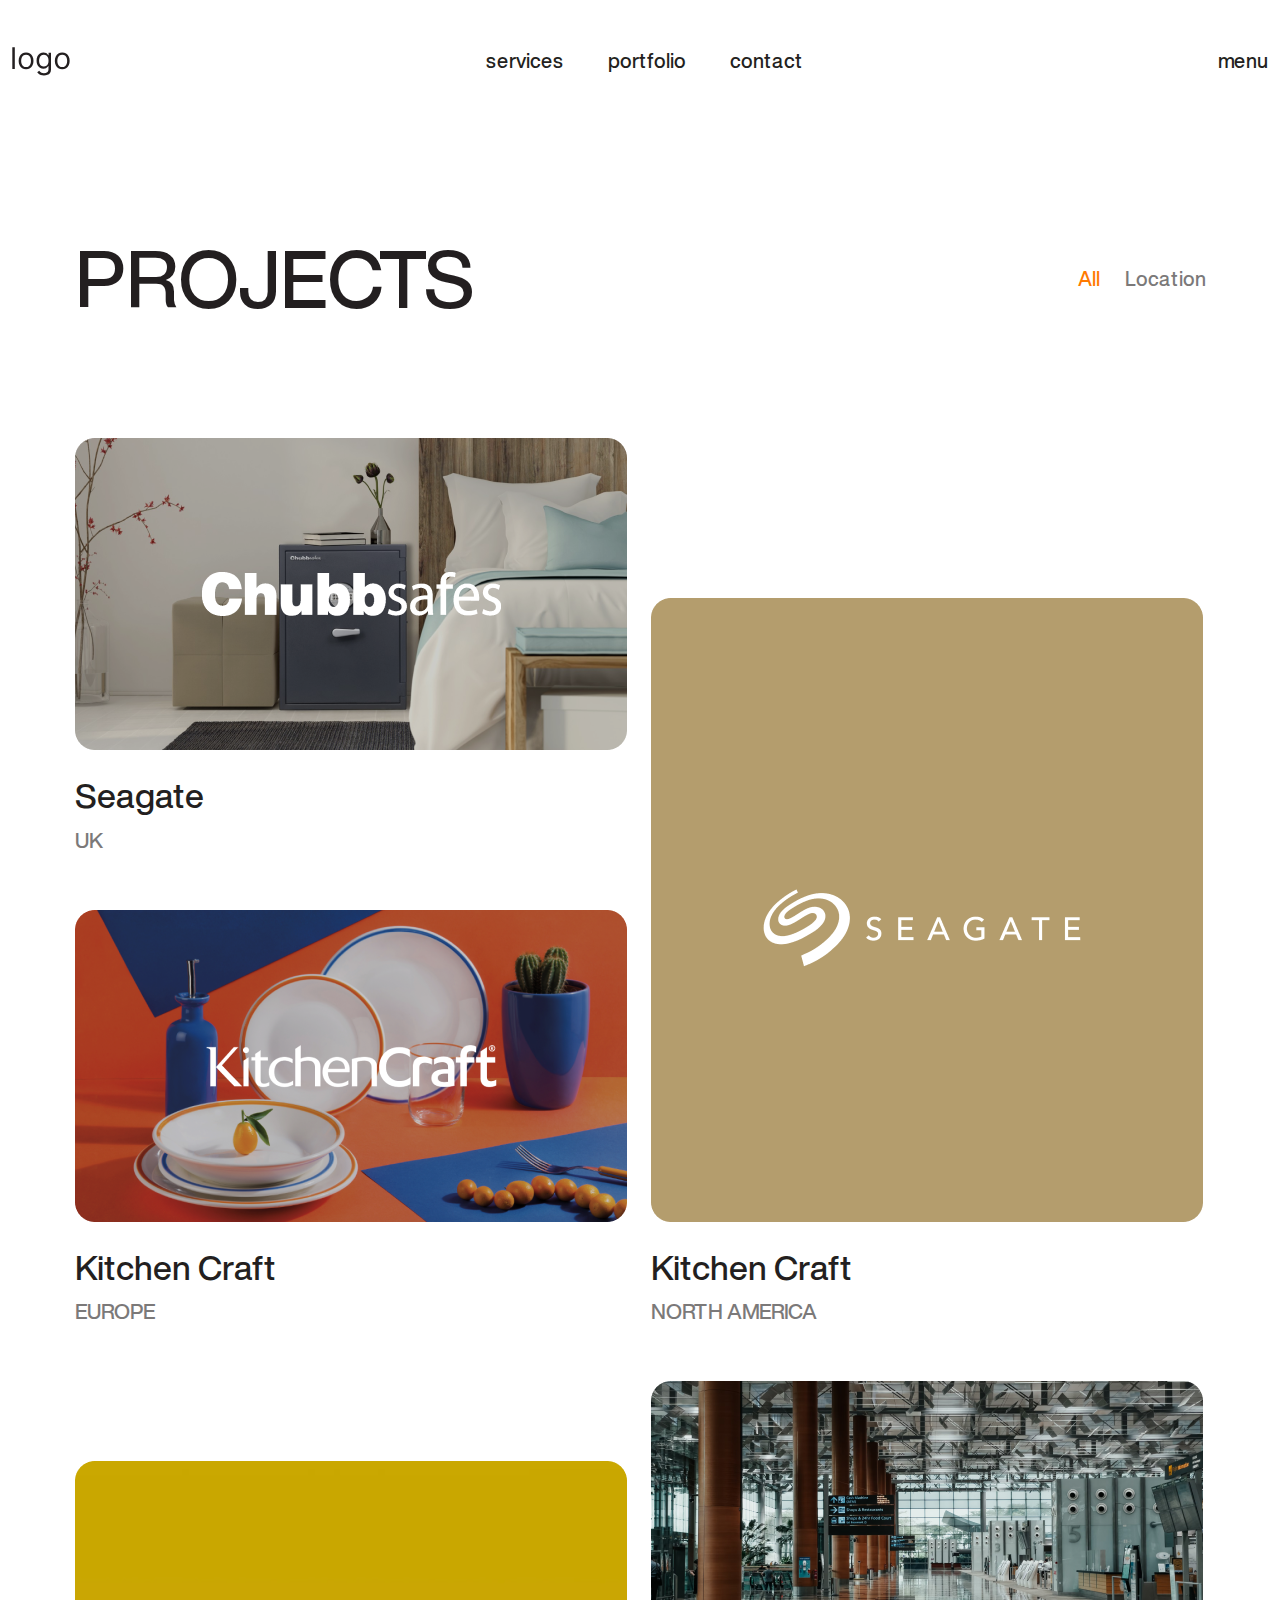
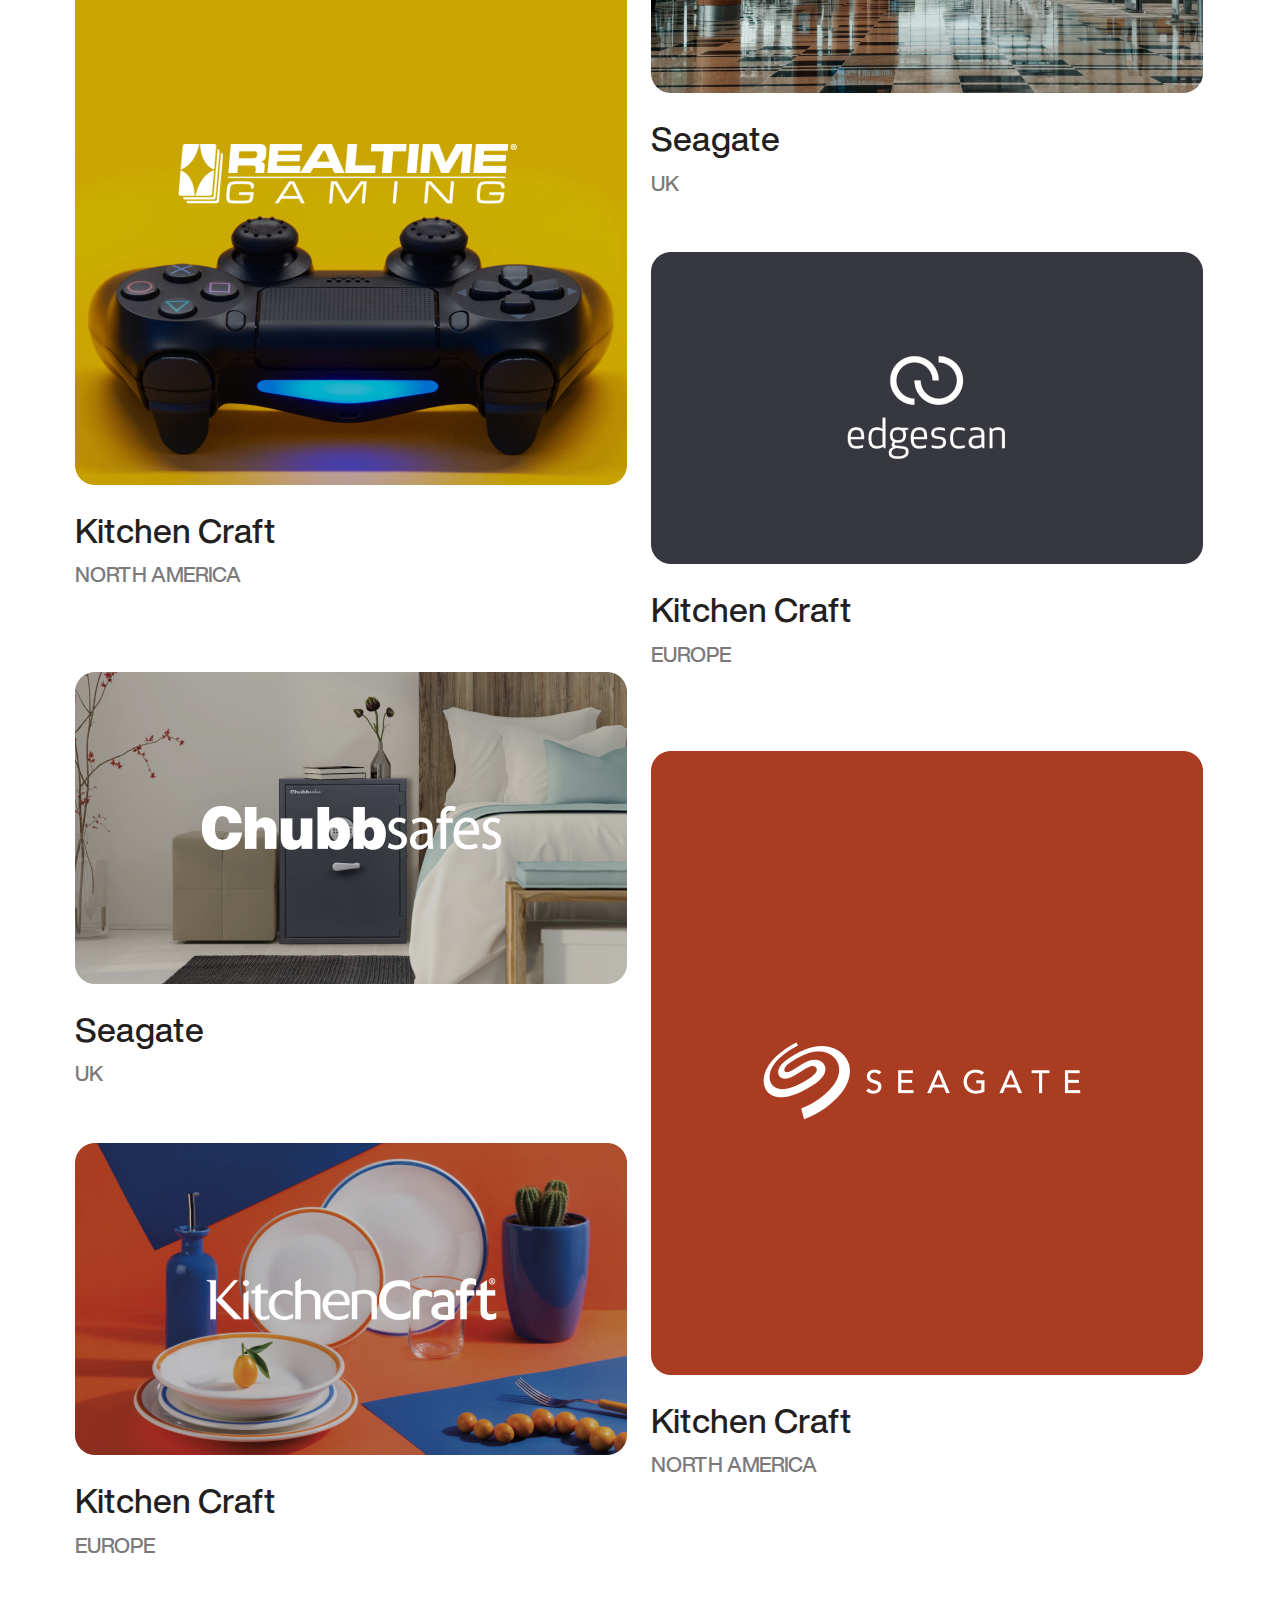
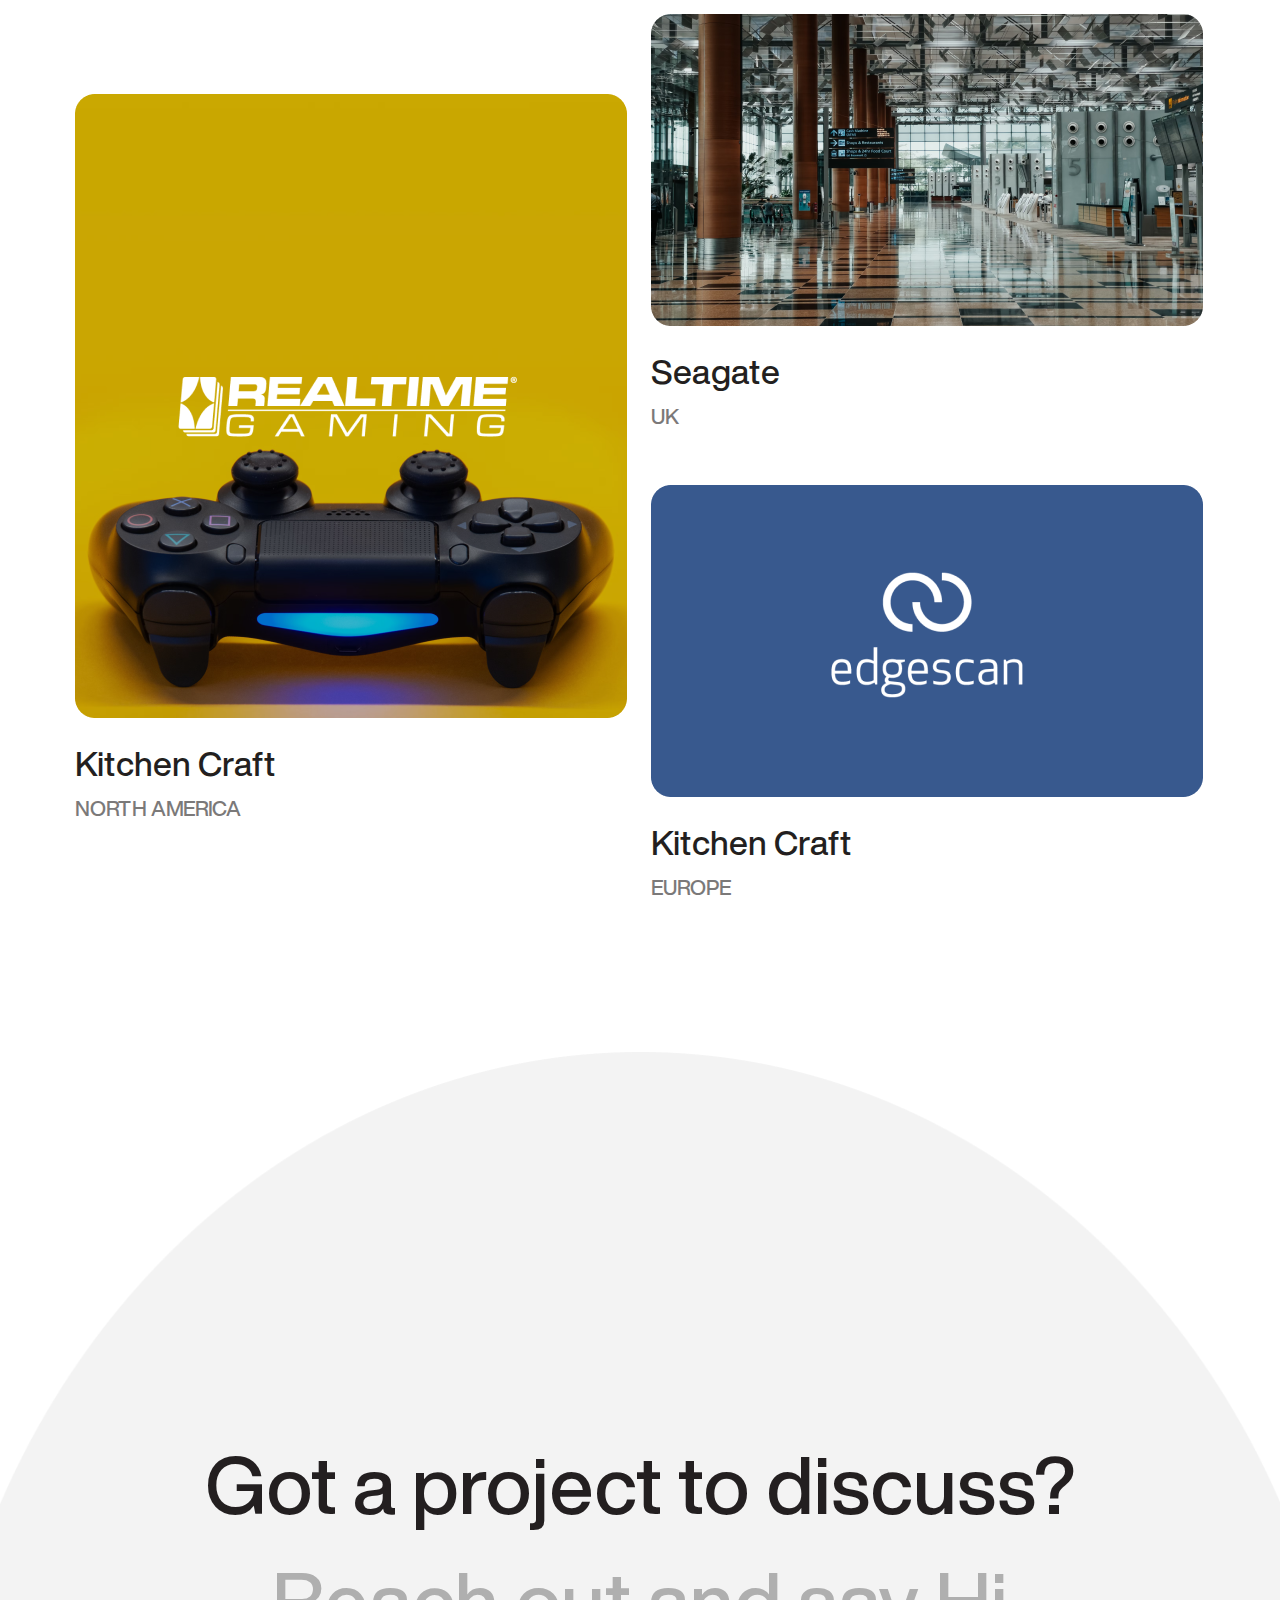
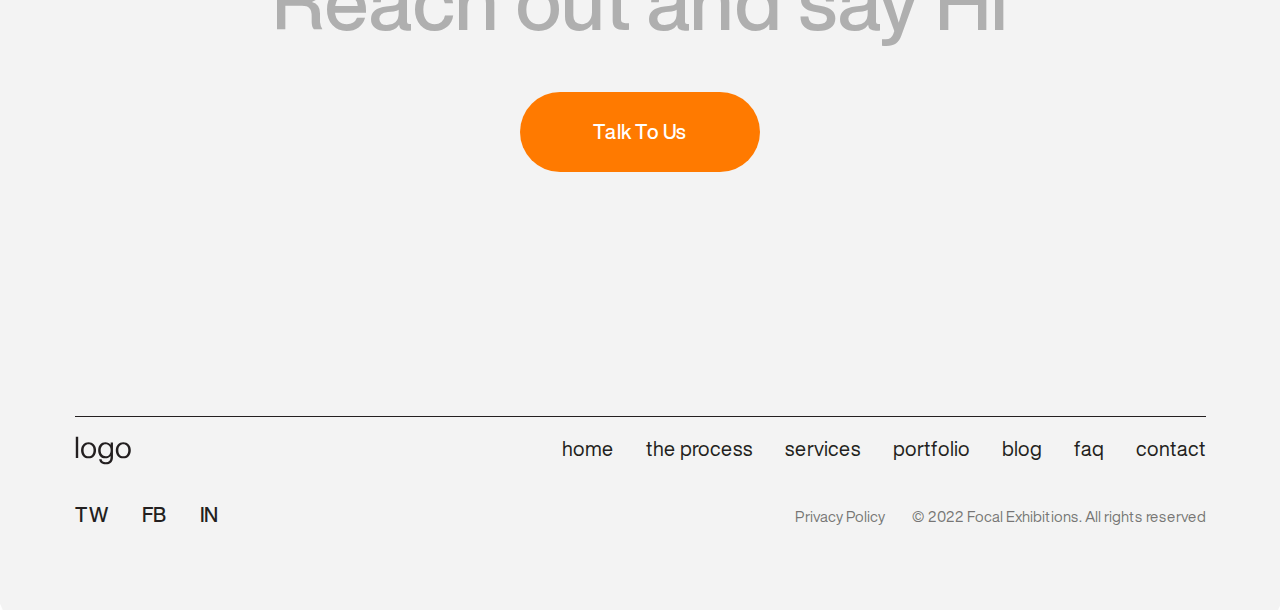
<file: projects.html>
<!DOCTYPE html>
<html lang="en">
<head>
	<meta charset="utf-8">
	<title>Focal Exhibitiions</title>
	<meta name="viewport" content="width=device-width, initial-scale=1, shrink-to-fit=no">
	<meta name="description" content="Site description will be here">
	<link rel="stylesheet" type="text/css" href="css/bootstrap.min.css">
	<link rel="stylesheet" type="text/css" href="css/owl.carousel.min.css">
	<link href="https://kit-pro.fontawesome.com/releases/v5.15.2/css/pro.min.css" rel="stylesheet">
	<link rel="stylesheet" href="css/default-edit.css">
	<link rel="stylesheet" type="text/css" href="style.css">
	<link rel="stylesheet" type="text/css" href="css/responsive.css">
	<!--End ALL STYLESHEET -->
</head>

<body>
	<!-- preloader -->
	<div id="preloader"></div>
	<!-- preloader-end -->
	<!-- main-wrap -->
	<div class="main-wrap">

		<!-- drop-menu -->
		<div class="drop-menu">
			<div class="drop-menu__in">
				<div class="container">
					<div class="drop-menu__inner">
	
						<div class="drop-menu__title">
							<a href="index.html" class="drop-menu__logo">
								<img src="images/drop-menu-logo.svg" alt="">
							</a>
							<a href="javascript:void(0)" class="drop-menu__closer drop-canvas-close" id="drop-menu-closer">
								<i class="fal fa-times"></i>
							</a>
						</div>
	
						<div class="drop-menu__main">
							<div class="drop-menu__left">
								<ul class="drop__main-menu">
									<li><a href="index.html">HOME</a></li>
									<li><a href="#">THE PROCESS</a></li>
									<li><a href="projects.html">SERVICES</a></li>
									<li><a href="#">PORTFOLIO</a></li>
									<li><a href="blog.html">BLOG</a></li>
									<li><a href="faq.html">FAQ</a></li>
									<li><a href="contact-us.html">CONTACT US</a></li>
								</ul>
							</div>
							<div class="drop-menu__right">
								<div class="drop-menu__social">
									<h4>SOCIAL</h4>
									<ul>
										<li><a href="#">TW</a></li>
										<li><a href="#">FB</a></li>
										<li><a href="#">IN</a></li>
									</ul>
								</div>
								<div class="drop-menu__r-cont">
									<h4 class="text-uppercase">United kingdom</h4>
									<p>3 Watchgate, Newby Road Industrial Estate, Hazel 
										<br>
										Grove, SK7 5DB</p>
								</div>
								<a href="#" class="drop-menu__r-ellipse-start">
									<p>Start Your Project</p>
								</a>
							</div>
						</div>
					</div>
				</div>
			</div>
		</div>
		<!-- drop-menu-end -->


		<!-- header-section -->
		<header class="header-section header-section--white header-section--static">
			<div class="header_in">
				<div class="container">
					<div class="header-section__inner">
						<a href="index.html" class="header-logo">
							<img src="images/logo-black.svg" alt="logo">
						</a>
	
						<div class="main-menu d-md-block d-none">
							<ul>
								<li><a href="projects.html">services</a></li>
								<li><a href="#">portfolio</a></li>
								<li><a href="contact-us.html">contact</a></li>
							</ul>
						</div>
	
						<div class="header-right">
							<a href="javascript:void(0)" class="drop-canvas-open">menu</a>
						</div>
					</div>
				</div>
			</div>
		</header><!--End header-section -->

		<!-- main -->
		<main>


			<!-- project-section -->
			<section class="project-section mb-xl-5 mb-4">
				<div class="container">
					<div class="project-section__inner">
						
						<div class="project-section__title">
							<h2 class="h2 mb-0">PROJECTS</h2>
							<ul class="px-fl-menu">
								<li><a href="#" class="active">All</a></li>
								<li><a href="#">Location</a></li>
							</ul>
						</div>

						<div class="project__grid project__grid--1">
							<!-- project__grid__item -->
							<div class="project__grid__item project__grid__item--1">
								<div class="project__grid__item__image">
									<img src="images/project-1.png" alt="">
								</div>
								<div class="project__grid__item__content">
									<h3>Seagate</h3>
									<p>UK</p>
								</div>
							</div>
							<!-- project__grid__item-end -->
							<!-- project__grid__item -->
							<div class="project__grid__item project__grid__item--2 project__grid__item--r2 justify-content-end">
								<div class="project__grid__item__image">
									<img src="images/project-2.png" alt="">
								</div>
								<div class="project__grid__item__content">
									<h3>Kitchen Craft</h3>
									<p>NORTH AMERICA</p>
								</div>
							</div>
							<!-- project__grid__item-end -->
							<!-- project__grid__item -->
							<div class="project__grid__item project__grid__item--3">
								<div class="project__grid__item__image">
									<img src="images/project-3.png" alt="">
								</div>
								<div class="project__grid__item__content">
									<h3>Kitchen Craft</h3>
									<p>EUROPE</p>
								</div>
							</div>
							<!-- project__grid__item-end -->
						</div>


						<div class="project__grid project__grid--2 mb-0">
							<!-- project__grid__item -->
							<div class="project__grid__item project__grid__item--1 project__grid__item--r2 justify-content-center">
								<div class="project__grid__item__image">
									<img src="images/project-4.png" alt="">
								</div>
								<div class="project__grid__item__content">
									<h3>Kitchen Craft</h3>
									<p>NORTH AMERICA</p>
								</div>
							</div>
							<!-- project__grid__item-end -->
							<!-- project__grid__item -->
							<div class="project__grid__item project__grid__item--2">
								<div class="project__grid__item__image">
									<img src="images/project-5.png" alt="">
								</div>
								<div class="project__grid__item__content">
									<h3>Seagate</h3>
									<p>UK</p>
								</div>
							</div>
							<!-- project__grid__item-end -->
							<!-- project__grid__item -->
							<div class="project__grid__item project__grid__item--3">
								<div class="project__grid__item__image">
									<img src="images/project-6.png" alt="">
								</div>
								<div class="project__grid__item__content">
									<h3>Kitchen Craft</h3>
									<p>EUROPE</p>
								</div>
							</div>
							<!-- project__grid__item-end -->
						</div>


						<div class="project__grid project__grid--1">
							<!-- project__grid__item -->
							<div class="project__grid__item project__grid__item--1">
								<div class="project__grid__item__image">
									<img src="images/project-1.png" alt="">
								</div>
								<div class="project__grid__item__content">
									<h3>Seagate</h3>
									<p>UK</p>
								</div>
							</div>
							<!-- project__grid__item-end -->
							<!-- project__grid__item -->
							<div class="project__grid__item project__grid__item--2 project__grid__item--r2 justify-content-center">
								<div class="project__grid__item__image">
									<img src="images/project-2-new.png" alt="">
								</div>
								<div class="project__grid__item__content">
									<h3>Kitchen Craft</h3>
									<p>NORTH AMERICA</p>
								</div>
							</div>
							<!-- project__grid__item-end -->
							<!-- project__grid__item -->
							<div class="project__grid__item project__grid__item--3">
								<div class="project__grid__item__image">
									<img src="images/project-3.png" alt="">
								</div>
								<div class="project__grid__item__content">
									<h3>Kitchen Craft</h3>
									<p>EUROPE</p>
								</div>
							</div>
							<!-- project__grid__item-end -->
						</div>


						<div class="project__grid project__grid--2 mb-0">
							<!-- project__grid__item -->
							<div class="project__grid__item project__grid__item--1 project__grid__item--r2 justify-content-center">
								<div class="project__grid__item__image">
									<img src="images/project-4.png" alt="">
								</div>
								<div class="project__grid__item__content">
									<h3>Kitchen Craft</h3>
									<p>NORTH AMERICA</p>
								</div>
							</div>
							<!-- project__grid__item-end -->
							<!-- project__grid__item -->
							<div class="project__grid__item project__grid__item--2">
								<div class="project__grid__item__image">
									<img src="images/project-5.png" alt="">
								</div>
								<div class="project__grid__item__content">
									<h3>Seagate</h3>
									<p>UK</p>
								</div>
							</div>
							<!-- project__grid__item-end -->
							<!-- project__grid__item -->
							<div class="project__grid__item project__grid__item--3">
								<div class="project__grid__item__image">
									<img src="images/project-6-new.png" alt="">
								</div>
								<div class="project__grid__item__content">
									<h3>Kitchen Craft</h3>
									<p>EUROPE</p>
								</div>
							</div>
							<!-- project__grid__item-end -->
						</div>

					</div>
				</div>
			</section>
			<!-- project-section-end -->


		</main><!-- main end -->

		<!-- footer-section -->
		<footer class="footer-section">
			<div class="container">
				<div class="footer-section__inner">
					<div class="footer__top-cta cont-blk cont-blk--center">
						<h2 class="h2 text-normal">
							Got a project to discuss? 
							<br>
							<span class="txt-dm">Reach out and say Hi</span>
						</h2>
						<a href="#" class="bottom-button default-button default-button--theme1">Talk To Us</a>
					</div>

					<div class="footer__main">
						<div class="footer__main__tp">
							<a href="index.html" class="footer-logo">
								<img src="images/footer-logo.svg" alt="">
							</a>
							<ul class="f-menu">
								<li><a href="#">home</a></li>
								<li><a href="#">the process</a></li>
								<li><a href="#">services</a></li>
								<li><a href="#">portfolio</a></li>
								<li><a href="#">blog</a></li>
								<li><a href="#">faq</a></li>
								<li><a href="#">contact</a></li>
							</ul>
						</div>
						<div class="footer__main__bt">
							<ul class="fs-menu">
								<li><a href="#">TW</a></li>
								<li><a href="#">FB</a></li>
								<li><a href="#">IN</a></li>
							</ul>
							<ul class="fl-menu">
								<li><a href="#">Privacy Policy</a></li>
								<li><a href="#">&copy; 2022 Focal Exhibitions. All rights reserved</a></li>
							</ul>
						</div>
					</div>
				</div>
			</div>
		</footer><!--End footer-section -->
	</div><!-- main-wrap -->
	


	<!-- js -->
	<script src="js/jquery-3.6.0.min.js"></script>
	<script src="js/bootstrap.bundle.min.js"></script>
	<script src="js/jquery.scrollUp.min.js"></script>
	<script src="js/owl.carousel.min.js"></script>
	<script src="js/main.js"></script>
	<!-- End All Js -->
	

</body>
</html>
</file>
<file: css/default-edit.css>
/* buttons */
.default-button {
    font-size: 20px;
    min-height: 80px;
    min-width: 240px;
    padding: 20px 40px;
    border-radius: 80px;
    line-height: 1.3;
    font-weight: 500;
    display: inline-flex;
    align-items: center;
    justify-content: center;
    text-align: center;
    border: 1px solid #231F20;
    color: #231F20;
    transition: 0.3s;
}
.default-button:hover {
    border-color: var(--theme__color1);
    color: var(--theme__color1);
}

.default-button--theme1 {
    background: var(--theme__color1);
    color: #fff;
    border-color: transparent;
}
.default-button--theme1:hover {
    color: #fff;
    background: #ff5100;
    border-color: transparent;
}


.sm-button {
    font-size: 16px;
    padding: 14px 33px;
    border-radius: 80px;
    line-height: 1.3;
    font-weight: 500;
    display: inline-flex;
    align-items: center;
    justify-content: center;
    text-align: center;
    background: #fff;
    color: #231F20;
    transition: 0.3s;
}
.sm-button:hover {
    color: #fff;
    background: var(--theme__color1);
}
.sm-button--bordered--white {
    border: 1px solid #fff;
    color: #fff;
    background: transparent;
}
.sm-button--bordered--white:hover {
    background: #fff;
    color: var(--theme__color1);
}
.sm-button--dark {
    background: #231F20;
    color: #fff;
}
.sm-button--dark:hover {
    color: #fff;
    background: var(--theme__color1);
}
.sm-button--theme1 {
    background: var(--theme__color1);
    color: #fff;
}
.sm-button--theme1:hover {
    color: #fff;
    background: #231F20;
}
/* buttons-end */


/* small-tools */
.text-uppercase {
    text-transform: uppercase;
}
.text-normal {
    text-transform: none !important;
}
.underline {
    text-decoration: underline !important;
}
.h-initial {
    height: initial !important;
}
.space-nowrap {
    white-space: nowrap;
}
.hidden-scroll {
    overflow-y: auto !important;
    -ms-overflow-style: none !important;  /* IE and Edge */
    scrollbar-width: none !important;  /* Firefox */
}
.hidden-scroll::-webkit-scrollbar {
    display: none !important;
}
.pseudo-before-none::before {
    display: none !important;
}
.pseudo-after-none::after {
    display: none !important;
}
.pseudo-none::before,
.pseudo-none::after {
    display: none !important;
}



.flip {
    transform: rotateY(180deg);
}
.flip-x {
    transform: rotateX(180deg);
}
.rotate1_8 {
    transform: rotate(45deg) !important;
}
.rotate2_8 {
    transform: rotate(90deg) !important;
}
.rotate3_8 {
    transform: rotate(135deg) !important;
}
.rotate4_8 {
    transform: rotate(180deg) !important;
}
.rotate5_8 {
    transform: rotate(225deg) !important;
}
.rotate6_8 {
    transform: rotate(270deg) !important;
}
.rotate7_8 {
    transform: rotate(315deg) !important;
}
.rotate8_8 {
    transform: rotate(360deg) !important;
}


/* bg */
.bg-theme1 {
    background: var(--theme__color1) !important;
}
.bg-theme2 {
    background: var(--theme__color2) !important;
}
.bg-theme3 {
    background: var(--theme__color3) !important;
}
.bg-theme4 {
    background: var(--theme__color4) !important;
}

/* hover--bg */
.hover-bg-theme1:hover {
    background: var(--theme__color1) !important;
}
.hover-bg-theme2:hover {
    background: var(--theme__color2) !important;
}
.hover-bg-theme3:hover {
    background: var(--theme__color3) !important;
}
.hover-bg-theme4:hover {
    background: var(--theme__color4) !important;
}


/* fonts */
.font1 {
    font-family: var(--font1);
}
.font2 {
    font-family: var(--font2);
}
.font3 {
    font-family: var(--font3);
}
.font4 {
    font-family: var(--font4);
}


/* text-color */
.color-white {
    color: #fff !important;
}
.color-text {
    color: var(--text__color1) !important;
}
.color-theme1 {
    color: var(--theme__color1) !important;
}
.color-theme2 {
    color: var(--theme__color2) !important;
}
.color-theme3 {
    color: var(--theme__color3) !important;
}
.color-theme4 {
    color: var(--theme__color4) !important;
}


/* text-align */
.text-left {
    text-align: left !important;
}
.text-right {
    text-align: right !important;
}
.text-center {
    text-align: center !important;
}
.text-justified {
    text-align: justify !important;
}


/* font-weights */
.fw-300 {
    font-weight: 300 !important;
}
.fw-400 {
    font-weight: 400 !important;
}
.fw-500 {
    font-weight: 500 !important;
}
.fw-600{
    font-weight: 600!important;
}
.fw-700 {
    font-weight: 700 !important;
}
.fw-800{
    font-weight: 800!important;
}



/* nice-select-edit */
.nice-select {
    height: initial;
    min-height: initial;
    line-height: 1;
    padding: 0 20px 0 0;
    float: none;
    display: inline-block;
    border: none;
}
.nice-select:after {
    margin-top: -2px;
}
.nice-select .list .option,
.nice-select.open .list .option {
    font-size: 16px;
    line-height: initial;
    min-height: initial;
    padding: 13px 15px;
    min-width: 50px;
}
.nice-select .option.selected {
    font-weight: inherit;
}
.nice-select .list {
    border-radius: 2px;
    min-width: 100%;
}

@media (max-width: 767px) {
    .nice-select .list .option,
    .nice-select.open .list .option {
        font-size: 16px;
        line-height: initial;
        min-height: initial;
        padding: 8px 12px;
        min-width: 50px;
    } 
}



/* --preloader-- */
#preloader {
    position: fixed;
    top: 0;
    left: 0;
    right: 0;
    bottom: 0;
    z-index: 9999;
    overflow: hidden;
    background: #fff;
  }
  #preloader:before {
    content: "";
    position: fixed;
    top: calc(50% - 30px);
    left: calc(50% - 30px);
    border: 6px solid var(--theme__color1);
    border-top-color: #e2eefd;
    border-radius: 50%;
    width: 60px;
    height: 60px;
    -webkit-animation: animate-preloader 1s linear infinite;
    animation: animate-preloader 1s linear infinite;
  }
  @-webkit-keyframes animate-preloader {
    0% {
        transform: rotate(0deg);
    }
    100% {
        transform: rotate(360deg);
    }
  }
  @keyframes animate-preloader {
    0% {
        transform: rotate(0deg);
    }
    100% {
        transform: rotate(360deg);
    }
  }
  /* --preloader-end-- */



/* important */
#scrollUp {
    background-image: url("../images/base/top.png");
    bottom: 20px;
    right: 20px;
    width: 38px;    /* Width of image */
    height: 38px;   /* Height of image */
    color: transparent;
}
</file>
<file: style.css>
/*-----------------------------------=========Main-Style-Sheet=========----------------------------------------*/


@font-face {
  font-family: 'HelveticaNowDisplay';
  src: url('webfonts/HelveticaNowDisplay-Thin.woff2') format('woff2'),
      url('webfonts/HelveticaNowDisplay-Thin.woff') format('woff'),
      url('webfonts/HelveticaNowDisplay-Thin.ttf') format('truetype');
  font-weight: 100;
  font-style: normal;
  font-display: swap;
}

@font-face {
  font-family: 'HelveticaNowDisplay';
  src: url('webfonts/HelveticaNowDisplay-Black.woff2') format('woff2'),
      url('webfonts/HelveticaNowDisplay-Black.woff') format('woff'),
      url('webfonts/HelveticaNowDisplay-Black.ttf') format('truetype');
  font-weight: 900;
  font-style: normal;
  font-display: swap;
}

@font-face {
  font-family: 'HelveticaNowDisplay';
  src: url('webfonts/HelveticaNowDisplay-ThinIta.woff2') format('woff2'),
      url('webfonts/HelveticaNowDisplay-ThinIta.woff') format('woff'),
      url('webfonts/HelveticaNowDisplay-ThinIta.ttf') format('truetype');
  font-weight: 100;
  font-style: italic;
  font-display: swap;
}

@font-face {
  font-family: 'HelveticaNowDisplay';
  src: url('webfonts/HelveticaNowDisplay-BlackIta.woff2') format('woff2'),
      url('webfonts/HelveticaNowDisplay-BlackIta.woff') format('woff'),
      url('webfonts/HelveticaNowDisplay-BlackIta.ttf') format('truetype');
  font-weight: 900;
  font-style: italic;
  font-display: swap;
}

@font-face {
  font-family: 'HelveticaNowDisplay';
  src: url('webfonts/HelveticaNowDisplay-Bold.woff2') format('woff2'),
      url('webfonts/HelveticaNowDisplay-Bold.woff') format('woff'),
      url('webfonts/HelveticaNowDisplay-Bold.ttf') format('truetype');
  font-weight: bold;
  font-style: normal;
  font-display: swap;
}

@font-face {
  font-family: 'HelveticaNowDisplay';
  src: url('webfonts/HelveticaNowDisplay-BoldIta.woff2') format('woff2'),
      url('webfonts/HelveticaNowDisplay-BoldIta.woff') format('woff'),
      url('webfonts/HelveticaNowDisplay-BoldIta.ttf') format('truetype');
  font-weight: bold;
  font-style: italic;
  font-display: swap;
}

@font-face {
  font-family: 'HelveticaNowDisplay ExtraBlack';
  src: url('webfonts/HelveticaNowDisplay-ExtBlk.woff2') format('woff2'),
      url('webfonts/HelveticaNowDisplay-ExtBlk.woff') format('woff'),
      url('webfonts/HelveticaNowDisplay-ExtBlk.ttf') format('truetype');
  font-weight: 900;
  font-style: normal;
  font-display: swap;
}

@font-face {
  font-family: 'HelveticaNowDisplay';
  src: url('webfonts/HelveticaNowDisplay-ExtBdIta.woff2') format('woff2'),
      url('webfonts/HelveticaNowDisplay-ExtBdIta.woff') format('woff'),
      url('webfonts/HelveticaNowDisplay-ExtBdIta.ttf') format('truetype');
  font-weight: 900;
  font-style: italic;
  font-display: swap;
}

@font-face {
  font-family: 'HelveticaNowDisplay ExtraBlack';
  src: url('webfonts/HelveticaNowDisplay-ExtBlkIta.woff2') format('woff2'),
      url('webfonts/HelveticaNowDisplay-ExtBlkIta.woff') format('woff'),
      url('webfonts/HelveticaNowDisplay-ExtBlkIta.ttf') format('truetype');
  font-weight: 900;
  font-style: italic;
  font-display: swap;
}

@font-face {
  font-family: 'HelveticaNowDisplay';
  src: url('webfonts/HelveticaNowDisplay-ExtLt.woff2') format('woff2'),
      url('webfonts/HelveticaNowDisplay-ExtLt.woff') format('woff'),
      url('webfonts/HelveticaNowDisplay-ExtLt.ttf') format('truetype');
  font-weight: 300;
  font-style: normal;
  font-display: swap;
}

@font-face {
  font-family: 'HelveticaNowDisplay';
  src: url('webfonts/HelveticaNowDisplay-ExtLtIta.woff2') format('woff2'),
      url('webfonts/HelveticaNowDisplay-ExtLtIta.woff') format('woff'),
      url('webfonts/HelveticaNowDisplay-ExtLtIta.ttf') format('truetype');
  font-weight: 300;
  font-style: italic;
  font-display: swap;
}

@font-face {
  font-family: 'HelveticaNowDisplay';
  src: url('webfonts/HelveticaNowDisplay-ExtraBold.woff2') format('woff2'),
      url('webfonts/HelveticaNowDisplay-ExtraBold.woff') format('woff'),
      url('webfonts/HelveticaNowDisplay-ExtraBold.ttf') format('truetype');
  font-weight: bold;
  font-style: normal;
  font-display: swap;
}

@font-face {
  font-family: 'HelveticaNowDisplay Hairline';
  src: url('webfonts/HelveticaNowDisplay-Hairline.woff2') format('woff2'),
      url('webfonts/HelveticaNowDisplay-Hairline.woff') format('woff'),
      url('webfonts/HelveticaNowDisplay-Hairline.ttf') format('truetype');
  font-weight: 300;
  font-style: normal;
  font-display: swap;
}

@font-face {
  font-family: 'HelveticaNowDisplay Hairline';
  src: url('webfonts/HelveticaNowDisplay-HairlineI.woff2') format('woff2'),
      url('webfonts/HelveticaNowDisplay-HairlineI.woff') format('woff'),
      url('webfonts/HelveticaNowDisplay-HairlineI.ttf') format('truetype');
  font-weight: 300;
  font-style: italic;
  font-display: swap;
}

@font-face {
  font-family: 'HelveticaNowDisplay';
  src: url('webfonts/HelveticaNowDisplay-Light.woff2') format('woff2'),
      url('webfonts/HelveticaNowDisplay-Light.woff') format('woff'),
      url('webfonts/HelveticaNowDisplay-Light.ttf') format('truetype');
  font-weight: 300;
  font-style: normal;
  font-display: swap;
}

@font-face {
  font-family: 'HelveticaNowDisplay';
  src: url('webfonts/HelveticaNowDisplay-Medium.woff2') format('woff2'),
      url('webfonts/HelveticaNowDisplay-Medium.woff') format('woff'),
      url('webfonts/HelveticaNowDisplay-Medium.ttf') format('truetype');
  font-weight: 500;
  font-style: normal;
  font-display: swap;
}

@font-face {
  font-family: 'HelveticaNowDisplay';
  src: url('webfonts/HelveticaNowDisplay-LightIta.woff2') format('woff2'),
      url('webfonts/HelveticaNowDisplay-LightIta.woff') format('woff'),
      url('webfonts/HelveticaNowDisplay-LightIta.ttf') format('truetype');
  font-weight: 300;
  font-style: italic;
  font-display: swap;
}

@font-face {
  font-family: 'HelveticaNowDisplay';
  src: url('webfonts/HelveticaNowDisplay-MedIta.woff2') format('woff2'),
      url('webfonts/HelveticaNowDisplay-MedIta.woff') format('woff'),
      url('webfonts/HelveticaNowDisplay-MedIta.ttf') format('truetype');
  font-weight: 500;
  font-style: italic;
  font-display: swap;
}

@font-face {
  font-family: 'HelveticaNowDisplay';
  src: url('webfonts/HelveticaNowDisplay-Regular.woff2') format('woff2'),
      url('webfonts/HelveticaNowDisplay-Regular.woff') format('woff'),
      url('webfonts/HelveticaNowDisplay-Regular.ttf') format('truetype');
  font-weight: normal;
  font-style: normal;
  font-display: swap;
}

@font-face {
  font-family: 'HelveticaNowDisplay';
  src: url('webfonts/HelveticaNowDisplay-RegIta.woff2') format('woff2'),
      url('webfonts/HelveticaNowDisplay-RegIta.woff') format('woff'),
      url('webfonts/HelveticaNowDisplay-RegIta.ttf') format('truetype');
  font-weight: normal;
  font-style: italic;
  font-display: swap;
}


:root {
  --theme__color1: #FF7A00;
  --helveticaNowDisplay: 'HelveticaNowDisplay';
}
*,::before,::after {
  box-sizing: border-box;
}
body {
  font-size: 20px;
  line-height: 1.5;
  background-color: #fff;
  color: #231F20;
  overflow-x: hidden;
  word-wrap: break-word;
  word-break: normal;
  font-weight: 400;
  -webkit-font-smoothing: antialiased;
  font-family: var(--helveticaNowDisplay);
}
a, a:active, a:focus, a:active, a:hover {
  text-decoration:none !important;
  color: inherit;
}
input{
  -ms-box-sizing: border-box;
  box-sizing: border-box;
}
a:hover,
a:focus,
input:focus,
input:hover,
select:focus,
select:hover,
select:active,
textarea:focus,
textarea:hover,
button:focus {
  outline: none;
}
::placeholder {
  opacity: 1;
}
:focus::placeholder {
  opacity: 0;
}
table {
  border-collapse: separate;
  border-spacing: 0;
  table-layout: fixed; /* Prevents HTML tables from becoming too wide */
  width: 100%;
}
img {
  -ms-interpolation-mode: bicubic;
  border: 0;
  height: auto;
  max-width: 100%;
  vertical-align: middle;
}
iframe {
  width: 100%;
}
h1, h2, h3, h4, h5, h6,
.h1, .h2, .h3, .h4, .h5, .h6{
  font-weight: 700;
}
ul{
    margin: 0;
    padding: 0;
    list-style: none;
}
p{
  margin-bottom: 22px;
  font-weight: 500;
  color: #7B7979;
}
p:last-child{
  margin: 0;
}
.main-wrap {
  width: 100%;
  overflow: hidden;
}
@media (min-width: 1200px) {
  .container {
    max-width: 1155px;
  }
}



/* header */
.header-section {
  position: absolute;
  top: 0;
  left: 0;
  width: 100%;
  z-index: 100;
  color: #fff;
}
@media (min-width: 992px) {
  .header-section .container {
    max-width: 1080px;
  }
}
@media (min-width: 1200px) {
  .header-section .container {
    max-width: 1300px;
  }
}
.header-section--white {
  color: #231F20;
}
.header-section--static {
  position: static;
}
.header_in {
  padding: 45px 0;
}
.header-section__inner {
  display: flex;
  justify-content: space-between;
  align-items: center;
}

.header-logo {

}
.header-logo img {

}

.main-menu {

}
.main-menu > ul {
  gap: 44px;
  display: flex;
  align-items: center;
}
.main-menu > ul > li {

}
.main-menu > ul > li > a {
  font-weight: 500;
  transition: 0.3s;
}
.main-menu > ul > li > a:hover {
  color: var(--theme__color1);
}

.header-right {

}
.header-right a {
  font-weight: 500;
  transition: 0.3s;
}
.header-right a:hover {
  color: var(--theme__color1);
}

/* header-end */


/* ============ drop-menu ============ */
.drop-menu {
  background: #231F20;
  color: #fff;
  position: fixed;
  top: 0;
  left: 0;
  z-index: 1000;
  width: 100%;
  height: 100vh;
  transform: translate(0,-100%);
  transition: 0.3s;
}
.drop-canvas-opened {
  overflow: hidden;
}
.drop-canvas-opened .drop-menu {
  transform: translate(0,0);
}
.drop-menu__in {
  padding-bottom: 50px;
  height: 100%;
  overflow: auto;
  display: flex;
  flex-direction: column;
}
.drop-menu__in .container {
  display: flex;
  flex-direction: column;
  flex-grow: 1;
}
.drop-menu__inner {
  display: flex;
  flex-direction: column;
  flex-grow: 1;
}
.drop-menu__title {
  padding: 44px 0;
  display: flex;
  align-items: center;
  justify-content: space-between;
}
.drop-menu__logo {

}
.drop-menu__logo img {

}
.drop-menu__closer {
  font-size: 32px;
  transition: 0.3s;
}
.drop-menu__closer:hover {
  color: var(--theme__color1);
}

.drop-menu__main {
  padding: 0 75px;
  display: flex;
  flex-grow: 1;
}
.drop-menu__left {
  width: 450px;
  margin-right: 30px;
  flex-shrink: 0;
}
.drop__main-menu {
  gap: 14px;
  display: flex;
  flex-direction: column;
}
.drop__main-menu li {

}
.drop__main-menu li a {
  font-size: 48px;
  font-weight: 400;
  color: #A7A5A6;
  transition: 0.3s;
}
.drop__main-menu li a:hover {
  color: var(--theme__color1);
}

.drop-menu__right {
  flex-grow: 1;
  display: flex;
  flex-direction: column;
}
.drop-menu__social {
  display: flex;
  gap: 42px;
  align-items: center;
}
.drop-menu__social h4 {
  font-size: 48px;
  font-weight: 400;
  margin: 0;
}
.drop-menu__social ul {
  display: flex;
  gap: 30px;
}
.drop-menu__social ul li {
  font-weight: 500;
}
.drop-menu__social ul li a {

}
.drop-menu__social ul li a:hover {

}
.drop-menu__r-cont {
  margin: 45px 0 0;
  padding: 45px 0 0;
  border-top: 1px solid #fff;
  width: 100%;
}
.drop-menu__r-cont h4 {
  font-weight: 500;
  font-size: 20px;
  margin: 0 0 20px;
}
.drop-menu__r-cont p {
  margin: 0 0 20px;
  font-size: 20px;
  font-weight: 400;
  color: rgba(255, 255, 255, 0.6);
}
.drop-menu__r-ellipse-start {
  margin: auto 0 0;
  height: 215px;
  width: 215px;
  display: flex;
  align-items: center;
  justify-content: center;
  text-align: center;
  background: var(--theme__color1);
  color: #fff;
  border-radius: 50%;
}
.drop-menu__r-ellipse-start p {
  color: #fff;
}
/* ============ drop-menu-end ============ */



/* ============ footer-section ============ */
.footer-section {
  padding: 0 0 80px;
  background: #F3F3F3;
  background: url('images/footer-bg.png') no-repeat center center/100% 100%;
}
.footer-section__inner {

}

.footer__top-cta {
  padding: 375px 0 244px;
}
.footer__top-cta .bottom-button {
  margin-top: 66px;
}

.footer__main {
  border-top: 1px solid #231F20;
}
.footer__main__tp {
  padding: 17px 0 35px;
  display: flex;
  justify-content: space-between;
  align-items: center;
}
.footer-logo {

}
.footer-logo img {

}
.f-menu {
  display: flex;
  gap: 32px;
}
.f-menu li {

}
.f-menu li a {
  transition: 0.3s;
}
.f-menu li a:hover {
  color: var(--theme__color1);
}

.footer__main__bt {
  display: flex;
  justify-content: space-between;
  align-items: center;
}
.fs-menu {
  gap: 34px;
  display: flex;
}
.fs-menu li {

}
.fs-menu li a {
  font-weight: 500;
  transition: 0.3s;
}
.fs-menu li a:hover {
  color: var(--theme__color1);
}

.fl-menu {
  display: flex;
  gap: 27px;
}
.fl-menu li {

}
.fl-menu li a {
  font-size: 15px;
  font-weight: 400;
  color: rgba(35, 31, 32, 0.6);
  transition: 0.3s;
}
.fl-menu li a:hover {
  color: var(--theme__color1);
}
/* ============ footer-section-end ============ */


/* ============ common-content ============ */
.h2 {
  font-size: 80px;
  line-height: 1.45;
  font-weight: 500;
  text-transform: uppercase;
}
.h2-c {
  font-size: 60px;
  line-height: 1.42;
  font-weight: 500;
  text-transform: uppercase;
}
.h3 {
  font-size: 34px;
  font-weight: 400;  
}
.h5 {
  font-size: 20px;
  margin: 0 0 25px;
  font-weight: 500;
}
.txt-dm {
  color: #AFAFAF;
}
.sec-title {
  margin-bottom: 58px;
}
.cont-blk {
  display: flex;
  flex-direction: column;
  align-items: flex-start;
}
.cont-blk--center {
  text-align: center;
  align-items: center;
}
.cont-blk .bottom-button {
  margin: 25px 0 0;
}
.cont-blk__bt-line {
  margin-top: 39px;
  width: 100%;
  border-top: 1px solid #BDBCBC;
}
/* ============ common-content-end ============ */



/* ============ hero-section ============ */
.hero-section {
  background: url('images/hero-bg.png') no-repeat center center/cover;
  color: #fff;
}
.hero-section__inner {
  display: flex;
}

.hero__content {
  padding: 274px 0 50px;
  text-align: center;
  position: relative;
  display: inline-flex;
  flex-direction: column;
  margin: 0 auto;
}
.hero__content .h1 {
  font-size: 90px;
  line-height: 1.3;
  font-weight: 500;
}
.hero__content .h1 .op8 {
  color: #AFAFAF;
}
.hero-ellipse-start {
  margin: 17px 40px 0 auto;
  height: 215px;
  width: 215px;
  display: flex;
  align-items: center;
  justify-content: center;
  text-align: center;
  background: var(--theme__color1);
  color: #fff;
  border-radius: 50%;
}
.hero-ellipse-start p {
  color: #fff;
}

.hero__content__bt {
  padding: 55px 0 ;
  min-height: 200px;
}
.hero__content-number {
  font-size: 20px;
  font-weight: 500;
  color: #fff;
}


/* ============ hero-section-end ============ */



/* ============ we-section ============ */
.we-section {
  padding: 152px 0;
}
.we-section__inner {

}
.we-section__title {

}

.we-section__main {

}
.we-section__main__inner {

}
.clients_nav_blk {
  margin: 60px 0 0;
  display: flex;
}
.clients_nav {
  width: 245px;
  flex-shrink: 0;
  margin: 0 25px 0 0;
}
.clients_nav ul {
  gap: 25px;
  flex-direction: column;
}
.clients_nav ul li {

}
.clients_nav ul li a {
  font-weight: 500;
  transition: 0.3s;
}
.clients_nav ul li a:hover {
  color: var(--theme__color1);
}
.clients_nav_image {
  border-radius: 20px;
  margin-top: auto;
  flex-grow: 1;
}
.clients_nav_image img {
  border-radius: inherit;
  width: 100%;
}

.we__expert-image {
  border: 20px 20px 0 0;
  margin: 60px 0 0;
}
.we__expert-image img {
  border-radius: inherit;
}
/* ============ we-section-end ============ */


/* ============ count-section ============ */
.count-section {
  padding: 240px 0 120px;
}
.count-section__inner {

}

.count__ellipses-wrap {
	display: flex;
	justify-content: center;
}
.count__ellipse {
  --width: 420px;
  text-align: center;
  border: 1px solid #231F20;
  border-radius: 50%;
  width: var(--width);
  height: var(--width);
  display: flex;
  align-items: center;
  justify-content: center;
  flex-direction: column;
  flex-shrink: 0;
  position: relative;
}
.count__ellipse--2 {
  margin-top: 239px;
  margin-left: -73px;
  --width: 333px;
  z-index: 2;
}
.count__ellipse--3 {
  margin-top: 114px;
  margin-left: -45px;
  --width: 445px;
}
.count-ellipse--theme1 {
  background: var(--theme__color1);
  color: #fff;
  border-color: transparent;
}
.count__ellipse h3 {
  font-size: 65px;
  font-weight: 500;
}
.count__ellipse p {
  font-size: 21px;
  font-weight: 500;
  color: #AFAFAF;
}
.count__ellipse.count-ellipse--theme1 p {
  color: #fff;
}
/* ============ count-section-end ============ */


/* ============ a-section ============ */
.a-section {
  padding: 120px 0;
}
.a-section__inner {

}

.a__slider {

}
.a__slider .owl-stage-outer {
  overflow: visible;
}
.a__slide {
  width: 744px;
  flex-shrink: 0;
}
.a__slide img {

}
/* ============ a-section-end ============ */


/* ============ about-us-section ============ */
.about-us-section {
  padding: 120px 0;
}
.about-us__inner {

}
.about-us__title {

}

.about-us__main {

}
.about-us__main__inner {

}

.about-us__f-image {
  border-radius: 20px;
  margin: 55px 0 0;
}
.about-us__f-image img {
  border-radius: inherit;
}
.about-us__cta-lin {
  margin: 36px 0 0;
  padding: 19px 28px;
  border-radius: 20px;
  gap: 20px;
  background: #231F20;
  display: flex;
  align-items: center;
  justify-content: space-between;
}
.about-us__cta-lin.white-theme {
  background: #F3F3F3;
}
.about-us__cta-lin p {
  color: rgb(199, 199, 199);
  margin: 0;
}
.about-us__cta-lin.white-theme p {
  color: #7B7979;
}
.about-us__cta-lin p .bold {
  color: #fff;
}
.about-us__cta-lin.white-theme p .bold {
  color: #231F20;
}
.about-us__cta-lin .button {
  flex-shrink: 0;
}
/* ============ about-us-section-end ============ */


/* ============ b-section ============ */
.b-section {
  padding: 120px 0;
}
.b-section__inner  {

}

.b__slider-outer {
  
}
.b__slider {

}
.b__slider .owl-stage-outer {
  overflow: visible;
}
.b__slide {
  border-radius: 24px;
  width: 360px;
  flex-shrink: 0;
}
.b__slide img {
  border-radius: inherit;
}

.b__btm-row {
  margin: 60px 0 0;
  display: flex;
  align-items: center;
  justify-content: center;
}
.b__btm-row .ellipse__ins {
  height: 215px;
  width: 215px;
  display: flex;
  align-items: center;
  justify-content: center;
  text-align: center;
  background: var(--theme__color1);
  color: #fff;
  border-radius: 50%;
}
.b__btm-row .ellipse__ins p {
  color: #fff;
}
/* ============ b-section-end ============ */



/* ============ attending-section ============ */
.attending-section {
  padding: 120px 0;
}
.attending-section__inner {

}
.attending-section__title {

}

.attending__bx {

}
.attending__bx__title {
  padding-bottom: 34px;
  border-bottom: 1px solid #AFAFAF;
}
.attending__bx__title__nav {
  display: flex;
}
.attending__bx__title__nav li {
  width: 0;
  flex-shrink: 0;
  flex-grow: 1;
}
.attending__bx__title__nav li a {
  text-align: center;
  display: block;
  color: #AFAFAF;
  transition: 0.3s;
}
.attending__bx__title__nav li a.active,
.attending__bx__title__nav li a:hover {
  color: var(--theme__color1);
}

.attending__bx__mc-wrap {

}
.attending__bx__mc {
  padding: 24px 0;
  gap: 18px;
  border-bottom: 1px solid #AFAFAF;
  display: flex;
  justify-content: space-between;
  align-items: center;
  transition: 0.3s;
  position: relative;
}
.attending__bx__mc:hover {
  border-bottom-color: #231F20;
  z-index: 3;
}
.attending__bx__mc__left {

}
.attending__bx__mc__left h4 {
  font-size: 21px;
  font-weight: 500;
  margin: 0;
  transition: 0.3s;
}
.attending__bx__mc:hover .attending__bx__mc__left h4 {
  color: var(--theme__color1);
}
.attending__bx__mc__right {

}
.attending__bx__mc__right p {
  font-size: 21px;
  color: #AFAFAF;
  margin: 0;
  transition: 0.3s;
}
.attending__bx__mc:hover .attending__bx__mc__right p {
  color: #231F20;
}
.attending__bx__mc__hov-img {
  height: 299px;
  width: 533px;
  border-radius: 20px;
  position: absolute;
  top: 22px;
  left: 380px;
  opacity: 0;
  transition: 0.3s;
}
.attending__bx__mc:hover .attending__bx__mc__hov-img {
  opacity: 1;
}
.attending__bx__mc__hov-img img {
  height: 100%;
  border-radius: inherit;
  width: 100%;
  object-fit: cover;
  object-position: center;
} 

/* ============ attending-section-end ============ */



/* ============ c-section ============ */
.c-section {
  padding: 120px 0 100px;
}
.c-section__inner {

}

.c-box {
  height: 656px;
  border-radius: 24px;
  color: #fff;
  display: flex;
  flex-direction: column;
}
.c-box__cont {
  padding: 41px 44px;
  gap: 20px;
  margin-top: auto;
  display: flex;
  align-items: flex-end;
  justify-content: space-between;
}
.c-box__cont__left {
  padding: 0 0 15px;
}
.c-box__cont__left h5 {
  font-size: 20px;
  margin: 0 0 20px;
  font-weight: 400;
}
.c-box__cont__left h3 {
  font-size: 60px;
  font-weight: 500;
}
.c-box__cont__right {

}
.c-box__cont__right .button {

}
/* ============ c-section-end ============ */



/* ============ project-section ============ */
.project-section {
  padding: 100px 0;
}
.project-section__inner {

}
.project-section__title {
  margin: 0 0 100px;
  display: flex;
  justify-content: space-between;
  align-items: center;
  gap: 20px;
}
.px-fl-menu {
  display: flex;
  gap: 25px;
  flex-wrap: wrap;
}
.px-fl-menu li {

}
.px-fl-menu li a {
  font-weight: 500;
  transition: 0.3s;
  color: #7B7979;
}
.px-fl-menu li a.active,
.px-fl-menu li a:hover {
  color: var(--theme__color1);
}

.project__grid {
  margin: 0 0 53px;
  grid-template-columns: repeat(2,1fr);
  grid-column-gap: 22px;
  grid-row-gap: 53px;
  display: grid;
  grid-auto-flow: dense;
}
.project__grid__item {
  display: flex;
  flex-direction: column;
}
.project__grid__item--r2 {
  grid-row: span 2;
}
.project__grid__item__image {

}
.project__grid__item__image img {

}
.project__grid__item__content {
  padding: 26px 0 0;
}
.project__grid__item__content h3 {
  font-size: 34px;
  font-weight: 500;
}
.project__grid__item__content p {
  font-size: 21px;
  font-weight: 500;
  color: #7B7979;
}
/* ============ project-section-end ============ */


/* ============ blog-g-section ============ */
.blog-g-section {
  padding: 120px 0;
}
.blog-g-section__inner {

}
.blog-g-section__title {
  margin: 0 0 99px;
  display: flex;
  align-items: center;
  justify-content: space-between;
}
.blog-g-section__title .h2 {
  margin: 0;
}

.blog-g__wrap {

}
.blog-g__wrap [class*='col'] {
  display: flex;
  flex-direction: column;
}
.blog-g {
  margin-bottom: 24px;
  display: flex;
  background: #F2F2F2;
  border-radius: 20px;
  flex-grow: 1;
}
.blog-g--big {
  min-height: 418px;
}
.blog__cont {
  padding: 31px 23px 25px;
  flex-grow: 1;
}
.blog-g--big .blog__cont {
  padding: 51px 40px;
  display: flex;
  flex-direction: column;
}
.blog__cont_tp {
  margin: 0 0 55px;
  flex-grow: 1;
}
.blog__cont_tp h3 {
  font-size: 24px;
  font-weight: 500;
}
.blog-g--big .blog__cont_tp h3 {
  font-size: 40px;
  line-height: 1.5;
}
.blog__cont__meta {
  display: flex;
  align-items: center;
}
.blog__auth_imt {
  height: 26px;
  width: 26px;
  display: flex;
}
.blog-g--big .blog__auth_imt {
  height: 50px;
  width: 50px;
}
.blog__auth_imt img {
  height: 100%;
  width: 100%;
  object-fit: cover;
  object-position: center;
}
.blog__auth__name {
  margin: 0 0 0 11px !important;
  font-size: 14px;
  font-weight: 400;
  color: #000000;
}
.blog-g--big .blog__auth__name {
  margin: 0 0 0 24px !important;
  font-size: 20px;
}
.blog__tag-wrap {
  margin-left: 15px;
  gap: 9px;
  display: flex;
}
.blog__cont__meta .blog__tag {

}
.blog__tag {
  padding: 4px 17px;
  font-size: 14px;
  font-weight: 400;
  background: #E2E2E2;
  border-radius: 41px;
  transition: 0.3s;
}
.blog__tag:hover {
  background: var(--theme__color1);
  color: #fff;
}
.blog__img {
  width: calc(50% - 12px);
  flex-shrink: 0;
  border-radius: inherit;
  border-top-left-radius: 0;
  border-bottom-left-radius: 0;
  position: relative;
}
.blog__img img {
  height: 100%;
  width: 100%;
  object-fit: cover;
  object-position: center;
  border-radius: inherit;
}
.blog__tag-wrap--float {
  position: absolute;
  bottom: 24px;
  right: 24px;
}
.blog-g--big .blog__tag-wrap--float {
  bottom: 40px;
  right: 40px;
}
/* ============ blog-g-section-end ============ */



/* ============ pagination ============ */
.pagination {
  margin: 30px 0 0;
  display: flex;
  justify-content: center;
}
.pagination ul {
  display: flex;
}
.pagination ul li {

}
.pagination ul li a {
  height: 41px;
  width: 41px;
  font-size: 16px;
  display: flex;
  align-items: center;
  justify-content: center;
  text-align: center;
  font-weight: 400;
  border-radius: 50%;
  transition: 0.3s;
}
.pagination ul:not(:hover) li a.active,
.pagination ul li a:hover {
  background: #231F20;
  color: #fff;
}
.pagination ul li a.arrow-option {
  font-size: 9px;
}
/* ============ pagination-end ============ */



/* ============ g-review-section ============ */
.g-review-section {
  padding: 120px 0 220px;
}
.g-review-section__inner {

}
.g-review-section__title {
  margin: 0 0 99px;
  display: flex;
  align-items: center;
  justify-content: space-between;
  
}
.g-review-section__title .h2 {
  margin-bottom: 0;
}

.g-review-slider_outer {

}
.g-review-slider {

}
.g-review-slider .owl-stage-outer {
  overflow: visible;
}
.g-review-slide {
  width: 1032px;
  background: url('images/review-bg.png') no-repeat center center/cover;
  border-radius: 24px;
  color: #fff;
}
.g-review-slide__cont {
	padding: 73px 480px 70px 81px;
}
.g-review-slide__cont .g-l-rat {
  margin: 0 0 35px;
  gap: 26px;
  display: flex;
  align-items: center;
}
.g-review-slide__cont .g-l-rat img {
  width: 123px;
}
.g-review-slide__cont .g-l-rat ul {
  gap: 9px;
  display: flex;
}
.g-review-slide__cont .g-l-rat ul li {

}
.g-review-slide__cont .g-l-rat ul li img {
  width: 21px;
}
.g-review-slide__cont h4 {
  font-size: 20px;
  margin: 0 0 26px;
  line-height: 1.5;
  font-weight: 500;
}
.g-review-slide__cont h5 {
  font-size: 20px;
  margin: 0;
  font-weight: 400;
  color: #AFAFAF;
}
/* ============ g-review-section-end ============ */



/* ============ about-clip-section ============ */
.about-clip-section {
  padding: 140px 0;
  margin-bottom: 450px;
  background: #E5E5E5;
  background: url('images/about-clip-section.png') no-repeat center center/100% 100%;
}
.about-clip-section__inner {

}

.about-clip__content {

}
.about-clip__auth {
  margin: 0 0 35px;
  display: flex;
  align-items: center;
}
.about-clip__auth .image {
  height: 75px;
  width: 75px;
  margin: 0 30px 0 0;
}
.about-clip__auth .image img {
  height: 100%;
  width: 100%;
  object-fit: cover;
  object-position: center;
}
.about-clip__auth h4 {
  font-size: inherit;
  font-weight: 500;
  color: #7B7979;
  margin: 0;
}
.about-clip__content h3 {
  font-size: 40px;
  line-height: 1.5;
  font-weight: 500;
}

.about-clip--counts {
  margin: 250px 0 -470px !important;
}
.count__ellipse--ac-clip-1 {
  margin: 0 0 0 auto;
}
.count__ellipse----ac-clip-2 {
  --width: 333px;
  margin: 165px 0 0 -54px;
}


.about-clip-section.about-clip-section--2nd {
  padding-bottom: 290px;
  margin-bottom: 0;
  background: url('images/about-clip-section-2.png') no-repeat center center/100% 100%;
}
.about-clip-section--2nd-ttl {
  margin-bottom: 140px;
}
/* ============ about-clip-section-end ============ */



/* ============ fe-section ============ */
.fe-section {
  padding: 120px 0;
}
.fe-section__inner {

}
.fe-section__title {

}

.fe-chips {
  margin-top: 58px;
  margin-bottom: 75px;
  gap: 23px;
  display: flex;
  flex-direction: column;
}
.fe-chips-row {
  gap: inherit;
  display: flex;
  flex-wrap: wrap;
}
.fe-chip {
  padding: 14px 20px;
  display: flex;
  align-items: center;
  background: #E2E2E2;
  border-radius: 50px;
  transition: 0.3s;
}
.fe-chip:hover {
  color: #fff;
  background: var(--theme__color1);
}
.fe-chip .icon {
  margin: 0 15px 0 0;
  width: 30px;
  height: 30px;
  display: flex;
}
.fe-chip .icon img {
  height: 100%;
  width: 100%;
  object-fit: cover;
  object-position: center;
}
.fe-chip h4 {
  font-size: 20px;
  font-weight: 400;
  margin: 0;
}


.fe__img-grid {
	margin: 150px 0 0;
	display: grid;
	grid-gap: 24px;
	grid-template-columns: 40% 57%;
}
.fe__img-grid__item {
  display: flex;
  flex-direction: column;
}
.fe__img-grid__item .image {

}
.fe__img-grid__item .image img {

}
.fe__img-grid__item p {
  color: #231F20;
}
.fe__img-grid__item--c2 {
  
}
/* ============ fe-section-end ============ */


/* ============ principle-section ============ */
.principle-section {
  padding: 120px 0 220px;
}
.principle-section__inner {

}
.principle-section__title {
  margin-bottom: 82px;
}

.principle__list {
  --hr-padding: 24px;
}
.principle__list__item {
  border-bottom: 1px solid #AFAFAF;
  display: flex;
}
.principle__list__item:first-child {
  border-top: 1px solid #AFAFAF;
}
.principle__list__item .left {
  padding: var(--hr-padding) 0;
  width: 43%;
  flex-shrink: 0;
  display: flex;
  flex-direction: column;
  justify-content: center;
}
.principle__list__item .left h3 {
  font-size: 40px;
  font-weight: 500;
  margin: 0;
}
.principle__list__item .right {
  padding: var(--hr-padding) 0;
  padding-right: 90px;
  display: flex;
  flex-direction: column;
  justify-content: center;
}
.principle__list__item .right p {

}

.principle__video {
  margin: 140px 0 0;
  position: relative;
}
.principle__video .video-thumb {

}
.principle__video .video-button {
  position: absolute;
  top: 50%;
  left: 50%;
  transform: translate(-50%,-50%);
  width: 80px;
  display: block;
}
.principle__video .video-button .img {
  width: 100%;
}
/* ============ principle-section-end ============ */


/* ============ hwd-section-section ============ */
.hwd-section {
  padding: 300px 0 120px;
}
.hwd-section__inner {

}
.hwd-section__title {

}

.hwd__ic-wrap {
  margin: 0 0 115px;
}
.hwd-card {
  height: 635px;
  border-radius: 20px;
  display: flex;
  flex-direction: column;
  color: #fff;
  background-size: cover !important;
  background-position: center !important;
}
.hwd-card__content {
  padding: 42px;
  gap: 20px;
  display: flex;
  justify-content: space-between;
  align-items: center;
  margin-top: auto;
  flex-wrap: wrap;
}
.hwd-card__content__left {

}
.hwd-card__content__left h3 {
  font-size: 60px;
  margin: 0;
  font-weight: 500;
}
.hwd-card__content__right {

}
.hwd-card__content__right .button {

}

.hwd__tc-wrap {
  margin: 0 0 250px;
}
.hwd__tc-wrap p {
  margin: 0 0 25px;
}
/* ============ hwd-section-section-end ============ */


/* ============ cs-section ============ */
.cs-section {
  padding: 40px 0 120px;
}
.cs-section__inner {

}

.case-study__tp-bnr {

}
.case-study__tp-bnr img {
  width: 100%;
}

.cs-section__main {
  margin-top: 100px;
}
.nav-x {

}
.nav-x ul {
  display: flex;
  flex-direction: column;
  gap: 35px;
}
.nav-x ul li {

}
.nav-x ul li a {
  font-size: 20px;
  font-weight: 500;
  color: #7B7979;
  transition: 0.3s;
}
.nav-x ul li a.active,
.nav-x ul li a:hover {
  color: var(--theme__color1);
}
.cs-main-row__inner {

}
.cs__meta-wrap {
  margin: 0 0 90px;
  display: flex;
  gap: 65px;
}
.cs__meta__item {

}
.cs__meta__item h5 {
  font-size: 15px;
  font-weight: 500;
  color: #7B7979;
}
.cs__meta__item h4 {
  font-size: 20px;
  font-weight: 500;
  margin: 0;
  color: #231F20;
}
.cs-main-row__inner .h2 {
  margin: 0 0 50px;
}
.cs-main-row__inner p {
  font-weight: 400;
  color: #231F20;
}

.cs__full-image {
  margin: 90px 0 0;
  height: 805px;
}
.cs__full-image img {
  height: 100%;
  width: 100%;
  object-fit: cover;
  object-position: center;
  overflow: hidden;
}
/* ============ cs-section-end ============ */


/* ============ d-section ============ */
.d-section {
  padding: 90px 0;
}
.d-section__inner {

}

.d-section__main {

}
.d-main-row__inner {

}
.d-main-row__inner .h2 {
  margin: 0 0 57px;
}
.d-main-row__inner p {
  font-weight: 400;
  color: #231F20;
}

.d-slider-outer {
  margin: 100px 0 0;
  width: 100%;
}
.d-slider {
  width: 100%;
}
.d-slide {
  width: 1032px;
}
.d-slide .img {

}
/* ============ d-section-end ============ */


/* ============ faq-section ============ */
.faq-section {
  padding: 70px 0 220px;
}
.faq-section__inner {

}
.faq-section__title {
  margin: 0 0 105px;
  display: flex;
  align-items: center;
  justify-content: space-between;
  gap: 20px;
  flex-wrap: wrap;
}

.faq__cta-line {
  margin: 0 0 99px;
}

.faqs-wrapper {

}
.single-faq {
  border-bottom: 1px solid #B5B5B5;
}
.single-faq:first-child {
  border-top: 1px solid #B5B5B5;
}
.single-faq__title {
  padding: 35px 0;
  display: flex;
  justify-content: space-between;
  align-items: center;
  gap: 15px;
}
.single-faq__title h3 {
  font-size: 24px;
  margin: 0;
  font-weight: 500;
}
.single-faq__title__ind {
  height: 24px;
  width: 24px;
  border-radius: 50%;
  background: #231F20;
  transition: 0.3s;
  flex-shrink: 0;
}
.single-faq__title:not(.collapsed) .single-faq__title__ind {
  background: var(--theme__color1);
}
.single-faq__collapsed {

}
.single-faq__collapsed__inner {
  padding: 12px 30px 40px;
}
.single-faq__collapsed p {
  
}
/* ============ faq-section-end ============ */



/* ============ contact-us-section ============ */
.contact-us-section {
  padding: 73px 0 170px;
}
.contact-us-section__inner {

}

.contact-us__main-row {
  display: flex;
  align-items: center;
}
.contact-us__mr-left {
  flex-grow: 1;
}
.contact-us__cta {
  gap: 60px;
  display: flex;
  flex-direction: column;
}
.contact-us__cta li {

}
.contact-us__cta li a {

}
.contact-us__cta li a h5 {
  font-size: 21px;
  margin: 0 0 13px;
  font-weight: 400;
  color: rgba(35, 31, 32, 0.6);
}
.contact-us__cta li a h3 {
  font-size: 40px;
  margin: 0;
  font-weight: 400;
}
.contact-us__mr-right {
  border-left: 1px solid #231F20;
  flex-shrink: 0;
  width: 37%;
  padding: 80px 0 0 58px;
}
.contact-us__cont-x {

}
.contact-us__cont-x p {
  font-size: 21px;
  font-weight: 400;
}
.contact-us__cont-x h4 {
  font-size: 21px;
  margin: 0 0 27px;
  font-weight: 500;
  text-transform: uppercase;
}
.contact-us__cont-ellipse-start {
  margin: 40px 0 90px;
  height: 215px;
  width: 215px;
  display: flex;
  align-items: center;
  justify-content: center;
  text-align: center;
  background: var(--theme__color1);
  color: #fff;
  border-radius: 50%;
}
.contact-us__cont-ellipse-start p {
  color: #fff;
}
.contact-us__social {
  margin: 79px 0 0;
  display: flex;
  gap: 30px;
}
.contact-us__social li {

}
.contact-us__social li a {
  font-size: 20px;
  font-weight: 500;
  color: #231F20;
  transition: 0.3s;
}
.contact-us__social li a:hover {
  color: var(--theme__color1);
}
/* ============ contact-us-section-end ============ */



/* ============ form-section ============ */
.form-section {
  padding: 94px 0 90px;
}
.form-section__inner {
  padding: 0 10%;
}

.from-page-close {
  font-size: 32px;
}

.form-x {

}
.form-x__title {
  margin: 0 0 60px;
  text-align: center;
}
.form-x__main {

}
.single-input-x {
  margin: 0 0 33px;
}
.input-x {
  font-size: 20px;
  padding: 23px 0;
  line-height: 1.3;
  font-weight: 400;
  color: rgba(35, 31, 32, 0.7);
  width: 100%;
  border: none;
  border-bottom: 1px solid ;
}
/* ============ form-section-end ============ */






/* ============ section ============ */
/* ============ section-end ============ */
</file>
<file: css/responsive.css>
@media (max-width: 1199px) {
    body {
        font-size: 16px;
    }
    .main-menu > ul {
        gap: 30px;
    }
    .header_in {
        padding: 30px 0;
    }


    .hero__content .h1 {
        font-size: 60px;
    }
    .hero-ellipse-start {
        margin: 10px 20px 0 auto;
        height: 160px;
        width: 160px;
    }
    .hero__content {
        padding: 180px 0 40px;
    }


    .h2 {
        font-size: 55px;
    }
    .cont-blk .bottom-button {
        margin: 17px 0 0;
    }
    .default-button {
        font-size: 16px;
        min-height: 58px;
        min-width: 170px;
        padding: 10px 30px;
    }
    .sec-title {
        margin-bottom: 33px;
    }
    .we-section {
        padding: 100px 0;
    }
    .clients_nav ul {
        gap: 17px;
    }
    .clients_nav_blk {
        margin: 15px 0 0;
    }
    .clients_nav {
        width: 205px;
        margin: 0 20px 0 0;
    }
    .we__expert-image {
        border: 10px 10px 0 0;
        margin: 45px 0 0;
    }

    .count__ellipse h3 {
        font-size: 35px;
    }
    .count__ellipse p {
        font-size: 15px;
    }
    .count__ellipse {
        --width: 250px;
    }
    .count__ellipse--2 {
        margin-top: 128px;
        margin-left: -40px;
        --width: 200px;
    }
    .count__ellipse--3 {
        margin-top: 114px;
        margin-left: -45px;
        --width: 445px;
    }
    .count__ellipse--3 {
        margin-top: 33px;
        margin-left: -27px;
        --width: 300px;
    }
    .count-section {
        padding: 140px 0 70px;
    }


    .a-section {
        padding: 70px 0;
    }
    .a__slide {
        width: 520px;
    }


    .about-us-section {
        padding: 70px 0;
    }
    .about-us__f-image {
        border-radius: 12px;
        margin: 45px 0 0;
    }
    .about-us__cta-lin {
        margin: 25px 0 0;
        padding: 12px 20px;
        border-radius: 12px;
        gap: 18px;
    }
    .sm-button {
        font-size: 13px;
        padding: 10px 23px;
    }


    .b-section {
        padding: 70px 0;
    }
    .b__slide {
        border-radius: 12px;
        width: 280px;
    }
    .b__btm-row .ellipse__ins {
        height: 160px;
        width: 160px;
    }
    .b__btm-row {
        margin: 30px 0 0;
    }

    .attending-section {
        padding: 70px 0;
    }
    .attending__bx__title {
        padding-bottom: 22px;
    }
    .attending__bx__mc__left h4 {
        font-size: 16px;
    }
    .attending__bx__mc__right p {
        font-size: 16px;
    }
    .attending__bx__mc {
        padding: 18px 0;
    }
    .attending__bx__mc__hov-img {
        height: 220px;
        width: 370px;
        border-radius: 12px;
        top: 15px;
        left: 260px;
    }


    .c-section {
        padding: 70px 0 50px;
    }
    .c-box__cont__left h5 {
        font-size: 16px;
        margin: 0 0 14px;
    }
    .c-box__cont__left h3 {
        font-size: 40px;
    }
    .c-box__cont {
        padding: 20px 30px;
        gap: 20px;
    }
    .c-box {
        height: 550px;
        border-radius: 12px;
    }

    .project-section {
        padding: 50px 0;
    }
    .project-section__title {
        margin: 0 0 60px;
    }
    .project__grid__item__content h3 {
        font-size: 22px;
        margin: 0 0 4px;
    }
    .project__grid__item__content p {
        font-size: 14px;
    }
    .project__grid__item__content {
        padding: 14px 0 0;
    }
    .project__grid {
        margin: 0 0 30px;
        grid-row-gap: 30px;
    }


    .blog-g-section {
        padding: 70px 0;
    }
    .blog-g-section__title {
        margin: 0 0 60px;
    }
    .blog__cont_tp h3 {
        font-size: 17px;
    }
    .blog-g {
        border-radius: 10px;
    }
    .blog__cont {
        padding: 23px 18px 18px;
    }
    .blog__tag {
        padding: 3px 12px;
        font-size: 10px;
    }
    .blog__tag-wrap {
        margin-left: 10px;
        gap: 5px;
    }
    .blog__cont_tp {
        margin: 0 0 45px;
    }
    .blog__auth_imt {
        height: 22px;
        width: 22px;
    }
    .blog__auth__name {
        margin: 0 0 0 9px !important;
        font-size: 12px;
    }
    .blog__tag-wrap--float {
        bottom: 14px;
        right: 14px;
    }


    .g-review-section {
        padding: 70px 0 140px;
    }
    .g-review-section__title {
        margin: 0 0 60px;
    }
    .g-review-slide__cont .g-l-rat img {
        width: 70px;
    }
    .g-review-slide__cont .g-l-rat ul li img {
        width: 14px;
    }
    .g-review-slide__cont .g-l-rat ul {
        gap: 5px;
    }
    .g-review-slide__cont .g-l-rat {
        margin: 0 0 18px;
        gap: 10px;
    }
    .g-review-slide__cont h4 {
        font-size: 16px;
        margin: 0 0 15px;
    }
    .g-review-slide__cont h5 {
        font-size: 15px;
    }
    .g-review-slide {
        width: 700px;
        border-radius: 12px;
    }
    .g-review-slide__cont {
        padding: 40px 320px 35px 30px;
    }


    .footer__top-cta .bottom-button {
        margin-top: 30px;
    }
    .footer__main__tp {
        padding: 11px 0 20px;
    }
    .footer-section {
        padding: 0 0 45px;
    }
    .footer__top-cta {
        padding: 200px 0 110px;
    }
    .f-menu {
        gap: 20px;
    }
    .fs-menu {
        gap: 20px;
    }
    .fl-menu {
        gap: 15px;
    }


    .drop__main-menu li a {
        font-size: 24px;
    }
    .drop__main-menu {
        gap: 9px;
    }
    .drop-menu__left {
        width: 200px;
        margin-right: 20px;
    }
    .drop-menu__social h4 {
        font-size: 30px;
    }
    .drop-menu__social {
        gap: 30px;
    }
    .drop-menu__social ul {
        gap: 18px;
    }
    .drop-menu__r-cont p {
        font-size: 15px;
    }
    .drop-menu__r-cont h4 {
        font-size: 16px;
        margin: 0 0 10px;
    }
    .drop-menu__r-cont {
        margin: 30px 0 0;
        padding: 28px 0 0;
    }
    .drop-menu__r-ellipse-start {
        height: 160px;
        width: 160px;
    }
    .drop-menu__title {
        padding: 25px 0;
    }
    .drop-menu__closer {
        font-size: 25px;
    }


    .blog-g--big .blog__cont_tp h3 {
        font-size: 34px;
    }
    .blog-g--big .blog__cont {
        padding: 35px 29px;
    }
    .blog-g--big .blog__auth__name {
        margin: 0 0 0 13px !important;
        font-size: 16px;
    }
    .blog-g--big {
        min-height: 370px;
    }
    .blog-g--big .blog__tag-wrap--float {
        bottom: 30px;
        right: 30px;
    }

    .pagination ul li a {
        height: 30px;
        width: 30px;
        font-size: 14px;
    }

    .hero__content-number {
        font-size: 16px;
    }
    .hero__content__bt {
        padding: 30px 0;
        min-height: 120px;
    }


    .about-clip__auth .image {
        height: 50px;
        width: 50px;
        margin: 0 15px 0 0;
    }
    .about-clip__content h3 {
        font-size: 25px;
        margin: 0 0 30px;
    }
    .count__ellipse----ac-clip-2 {
        --width: 190px !important;
        margin: 100px 0px 0px -25px;
    }
    .about-clip--counts {
        margin: 160px 0 -190px !important;
    }
    .about-clip-section {
        padding: 80px 0;
        margin-bottom: 110px;
    }



    .h2-c {
        font-size: 40px;
    }
    .fe-section {
        padding: 70px 0;
    }
    .fe-chip .icon {
        margin: 0 8px 0 0;
        width: 22px;
        height: 22px;
    }
    .fe-chip {
        padding: 9px 11px;
    }
    .fe-chip h4 {
        font-size: 14px;
    }
    .fe-chips {
        margin-top: 30px;
        margin-bottom: 40px;
        gap: 11px;
    }
    .fe__img-grid {
        margin: 50px 0 0;
        grid-gap: 20px;
    }
    .principle-section {
        padding: 50px 0 100px;
    }
    .principle__list__item .left h3 {
        font-size: 25px;
    }
    .principle__list {
        --hr-padding: 18px;
    }
    .principle-section__title {
        margin-bottom: 50px;
    }
    .principle__video {
        margin: 70px 0 0;
    }
    .principle__video .video-button {
        width: 50px;
        height: 50px;
    }
    .principle__list__item .right {
        padding-right: 40px;
    }


    .about-clip-section--2nd-ttl {
        margin-bottom: 50px;
    }
    .about-clip-section.about-clip-section--2nd {
        padding-bottom: 200px;
    }

    .hwd-section {
        padding: 120px 0 70px;
    }
    .hwd-card__content__left h3 {
        font-size: 40px;
    }
    .hwd-card__content {
        padding: 30px;
    }

    .hwd-card {
        height: 520px;
        border-radius: 12px;
    }
    .hwd__ic-wrap {
        margin: 0 0 70px;
    }
    .h5 {
        font-size: 16px;
        margin: 0px 0 15px;
    }
    .hwd__tc-wrap {
        margin: 0 0 100px;
    }


    .cs-section {
        padding: 20px 0 70px;
    }
    .cs-section__main {
        margin-top: 60px;
    }
    .nav-x ul li a {
        font-size: 16px;
    }
    .nav-x ul {
        gap: 25px;
    }
    .cs__meta__item h5 {
        font-size: 13px;
    }
    .cs__meta__item h4 {
        font-size: 16px;
    }
    .cs__meta-wrap {
        margin: 0 0 45px;
        gap: 40px;
    }
    .cs-main-row__inner .h2 {
        margin: 0 0 25px;
    }
    p {
        margin-bottom: 16px;
    }
    .cont-blk__bt-line {
        margin-top: 20px;
    }
    .cs__full-image {
        margin: 60px 0 0;
        height: initial;
    }

    .d-section {
        padding: 50px 0;
    }
    .d-main-row__inner .h2 {
        margin: 0 0 30px;
    }
    .d-slide {
        width: 800px;
    }
    .d-slider-outer {
        margin: 60px 0 0;
    }


    .faq-section {
        padding: 40px 0 150px;
    }
    .faq-section__title {
        margin: 0 0 60px;
        gap: 17px;
    }
    .faq__cta-line {
        margin: 0 0 60px;
    }
    .single-faq__title h3 {
        font-size: 19px;
    }
    .single-faq__title {
        padding: 25px 0;
    }
    .single-faq__collapsed__inner {
        padding: 3px 15px 27px;
    }
    .single-faq__title__ind {
        height: 16px;
        width: 16px;
    }


    .contact-us__cont-ellipse-start {
        height: 160px;
        width: 160px;
        margin: 25px 0 60px;
    }
    .contact-us__cont-ellipse-start p {
        font-size: 16px;
    }
    .contact-us__cont-x p {
        font-size: 16px;
    }
    .contact-us__cont-x h4 {
        font-size: 18px;
        margin: 0 0 15px;
    }
    .contact-us__social {
        margin: 30px 0 0;
        gap: 17px;
    }
    .contact-us__mr-right {
        width: 37%;
        padding: 45px 0 0 35px;
    }
    .contact-us__cta li a h3 {
        font-size: 30px;
    }
    .contact-us__cta li a h5 {
        font-size: 18px;
        margin: 0 0 8px;
    }
    .contact-us__cta {
        gap: 35px;
    }
    .contact-us-section {
        padding: 40px 0 100px;
    }

    .contact-us__cta li a h3 {
        font-size: 25px;
    }
    .contact-us__social li a {
        font-size: 16px;
    }


    .h3 {
        font-size: 25px;
    }
    .form-x__title {
        margin: 0 0 40px;
    }
    .input-x {
        font-size: 16px;
        padding: 10px 0;
    }
    .single-input-x {
        margin: 0 0 18px;
    }
    .form-section {
        padding: 50px 0 60px;
    }
    .from-page-close {
        font-size: 22px;
    }
}   


@media (max-width: 991px) {
    .drop-menu__main {
        padding: 0;
    }


    .blog-g--big .blog__cont_tp h3 {
        font-size: 20px;
    }
    .blog-g--big .blog__cont {
        padding: 23px 18px 18px;
    }
    .blog-g--big .blog__auth_imt {
        height: 25px;
        width: 25px;
    }
    .blog-g--big .blog__auth__name {
        margin: 0 0 0 10px !important;
        font-size: 14px;
    }
    .blog-g--big .blog__tag-wrap--float {
        bottom: 14px;
        right: 14px;
    }
    .blog-g--big {
        min-height: 250px;
    }

    .hwd-card {
        height: 390px;
        border-radius: 10px;
    }



    .d-slide {
        width: 580px;
    }

    .form-section__inner {
        padding: 0;
    }

}


@media (max-width: 768px) {
    .header_in {
        padding: 20px 0;
    }
    .hero__content .h1 {
        font-size: 30px;
    }
    body {
        font-size: 15px;
    }
    .hero__content {
        padding: 120px 0 30px;
    }

    .h2 {
        font-size: 32px;
    }
    .sec-title {
        margin-bottom: 18px;
    }
    .we-section {
        padding: 50px 0;
    }
    .clients_nav_blk {
        flex-wrap: wrap;
    }
    .clients_nav ul {
        gap: 12px;
    }
    .clients_nav {
        width: 100%;
        margin: 0 0px 20px 0;
    }
    .clients_nav_blk {
        margin: 5px 0 0;
    }

    .default-button {
        font-size: 15px;
        min-height: 46px;
        min-width: 130px;
        padding: 8px 20px;
    }
    .cont-blk .bottom-button {
        margin: 12px 0 0;
    }
    .we__expert-image {
        margin: 35px 0 0;
    }

    .count__ellipses-wrap {
        gap: 20px;
        flex-direction: column;
        align-items: center;
        justify-content: center;
    }
    .count__ellipse {
        margin: 0;
        --width: 200px;
    }
    .count-section {
        padding: 70px 0 40px;
    }


    .a-section {
        padding: 40px 0;
    }
    .a__slide {
        width: 250px;
    }


    .about-us-section {
        padding: 40px 0;
    }
    .about-us__cta-lin {
        margin: 20px 0 0;
        border-radius: 8px;
        gap: 12px;
        flex-wrap: wrap;
    }


    .b-section {
        padding: 40px 0;
    }
    .b__slide {
        border-radius: 8px;
        width: 180px;
    }
    .b__btm-row {
        margin: 15px 0 0;
    }

    .attending-section {
        padding: 40px 0;
    }


    .attending__bx__mc__left h4 {
        font-size: 14px;
    }
    .attending__bx__mc__right p {
        font-size: 14px;
    }
    .attending__bx__mc {
        padding: 13px 0;
    }
    .attending__bx__mc__hov-img {
        height: 150px;
        width: 267px;
        border-radius: 6px;
        top: 38px;
        left: 0px;
    }


    .c-section {
        padding: 40px 0 30px;
    }
    .c-box__cont__left h5 {
        font-size: 13px;
        margin: 0 0 12px;
    }
    .c-box__cont__left h3 {
        font-size: 28px;
    }
    .c-box__cont {
        flex-wrap: wrap;
    }
    .c-box__cont__left {
        padding: 0 0 5px;
    }
    .c-box__cont {
        padding: 25px 20px;
        gap: 12px;
    }
    .c-box {
        height: 440px;
        border-radius: 8px;
    }

    .project-section {
        padding: 40px 0 40px;
    }
    .project__grid {
        margin: 0 0 20px;
        grid-template-columns: repeat(1,1fr);
        grid-column-gap: 15px;
        grid-row-gap: 20px;
    }
    .project__grid__item__content {
        padding: 12px 0 0;
    }
    .project-section__title {
        margin: 0 0 40px;
    }


    .blog-g-section {
        padding: 40px 0;
    }
    .blog-g-section__title {
        margin: 0 0 40px;
    }

    .g-review-section {
        padding: 40px 0 80px;
    }
    .g-review-section__title {
        margin: 0 0 40px;
    }

    .g-review-slide {
        background: #1A1A1A;
    }
    .g-review-slide {
        width: 280px;
        border-radius: 8px;
    }
    .g-review-slide__cont {
        padding: 20px 10px 25px 20px;
    }
    .g-review-slide__cont h4 {
        font-size: 15px;
    }


    .footer-section {
        background: #F3F3F3;
    }
    .footer__top-cta {
        padding: 55px 0 50px;
    }
    .footer__main__tp {
        gap: 30px;
        flex-wrap: wrap;
    }
    .f-menu {
        flex-wrap: wrap;
    }
    .footer__main__bt {
        margin-top: 12px;
        flex-wrap: wrap;
        gap: 30px;
    }
    .fl-menu {
        gap: 10px;
        flex-wrap: wrap;
    }
    .footer__main__tp {
        padding: 32px 0 20px;
    }
    .footer-section {
        padding: 0 0 65px;
    }


    .blog-g {
        flex-wrap: wrap;
    }
    .blog__cont {
        width: 100%;
    }
    .blog__img {
        width: 100%;
        flex-shrink: 0;
        border-radius: inherit;
        border-bottom-left-radius: 0;
        border-bottom-right-radius: 0;
        order: -1;
        height: 240px;
    }


    .drop__main-menu li a {
        font-size: 16px;
    }
    .drop-menu__left {
        width: 115px;
        margin-right: 12px;
    }
    .drop-menu__social h4 {
        font-size: 20px;
    }
    .drop-menu__social {
        gap: 20px;
    }


    .hero__content-number {
        font-size: 14px;
    }
    .hero__content__bt {
        padding: 20px 0;
        min-height: 80px;
    }

    .about-clip-section {
        padding: 50px 0;
        margin-bottom: 0px;
        background: #E5E5E5;
    }
    .about-clip__content h3 {
        font-size: 20px;
        margin: 0 0 15px;
    }
    .about-clip__auth {
        margin: 0 0 20px;
    }
    .about-clip--counts {
        margin: 30px 0 0px !important;
    }


    .h2-c {
        font-size: 22px;
    }
    .fe-section {
        padding: 60px 0;
    }
    .fe__img-grid {
        margin: 30px 0 0;
        grid-gap: 12px;
    }
    .principle__list__item .left h3 {
        font-size: 16px;
    }
    .principle__list__item .left {
        padding-right: 10px;
        width: 37%;
    }
    .principle__list__item .right {
        padding-right: 0;
    }


    .about-clip-section--2nd-ttl {
        margin-bottom: 26px;
    }
    .about-clip-section.about-clip-section--2nd {
        background: #E5E5E5;
        padding-bottom: 40px;
    }


    .hwd-section {
        padding: 70px 0 50px;
    }
    .hwd-card__content__left h3 {
        font-size: 20px;
    }
    .hwd-card__content {
        padding: 15px;
    }
    .hwd-card {
        height: 220px;
        border-radius: 7px;
    }
    .hwd__ic-wrap {
        margin: 0 0 40px;
    }
    .h5 {
        font-size: 14px;
        margin: 0px 0 12px;
    }
    .hwd__tc-wrap {
        margin: 0 0 40px;
    }


    .sm-button {
        font-size: 12px;
        padding: 6px 18px;
    }
    .hwd-card__content {
        flex-wrap: wrap;
    }


    .cs-section {
        padding: 15px 0 50px;
    }
    .cs-section__main {
        margin-top: 40px;
    }
    .cs__meta-wrap {
        margin: 0 0 25px;
        gap: 15px;
    }
    .cs__meta__item h4 {
        font-size: 15px;
    }
    .cs__meta__item h5 {
        font-size: 12px;
        margin: 0 0 4px;
    }
    .cs-main-row__inner .h2 {
        margin: 0 0 15px;
    }
    p {
        margin-bottom: 12px;
    }

    .d-section {
        padding: 45px 0;
    }
    .d-slide {
        width: 270px;
    }


    .faq-section__title {
        margin: 0 0 25px;
        gap: 10px;
    }
    .faq-section {
        padding: 25px 0 70px;
    }
    .single-faq__title h3 {
        font-size: 17px;
    }
    .single-faq__title {
        padding: 15px 0;
    }
    .single-faq__collapsed__inner {
        padding: 0px 0px 15px;
    }
    .px-fl-menu {
        gap: 15px;
    }


    .contact-us__cta li a h3 {
        font-size: 21px;
    }
    .contact-us__cta li a h5 {
        font-size: 16px;
        margin: 0 0 8px;
    }
    .contact-us__main-row {
        flex-wrap: wrap;
    }
    .contact-us__mr-left {
        width: 100%;
        order: 2;
    }
    .contact-us__mr-right {
        width: 100%;
        padding: 1px 0 40px 0px;
        border: none;
    }
    .contact-us-section {
        padding: 35px 0 60px;
    }


    .form-section {
        padding: 35px 0 50px;
    }
}


@media (max-width: 575px) {
    .attending__bx__title__nav {
        gap: 80px;
        overflow: auto;
        flex-wrap: nowrap;
    }
    .attending__bx__title__nav li {
        flex-shrink: 0;
        white-space: nowrap;
    }
    .attending__bx__title {
        padding-bottom: 12px;
    }

    
}


@media (max-width: 370px) {
    .h2 {
        font-size: 27px;
    }

    .drop__main-menu li a {
        font-size: 14px;
    }
    .drop-menu__left {
        width: 97px;
        margin-right: 10px;
    }


    .form-x__title {
        margin: 0 0 20px;
    }
}
</file>
